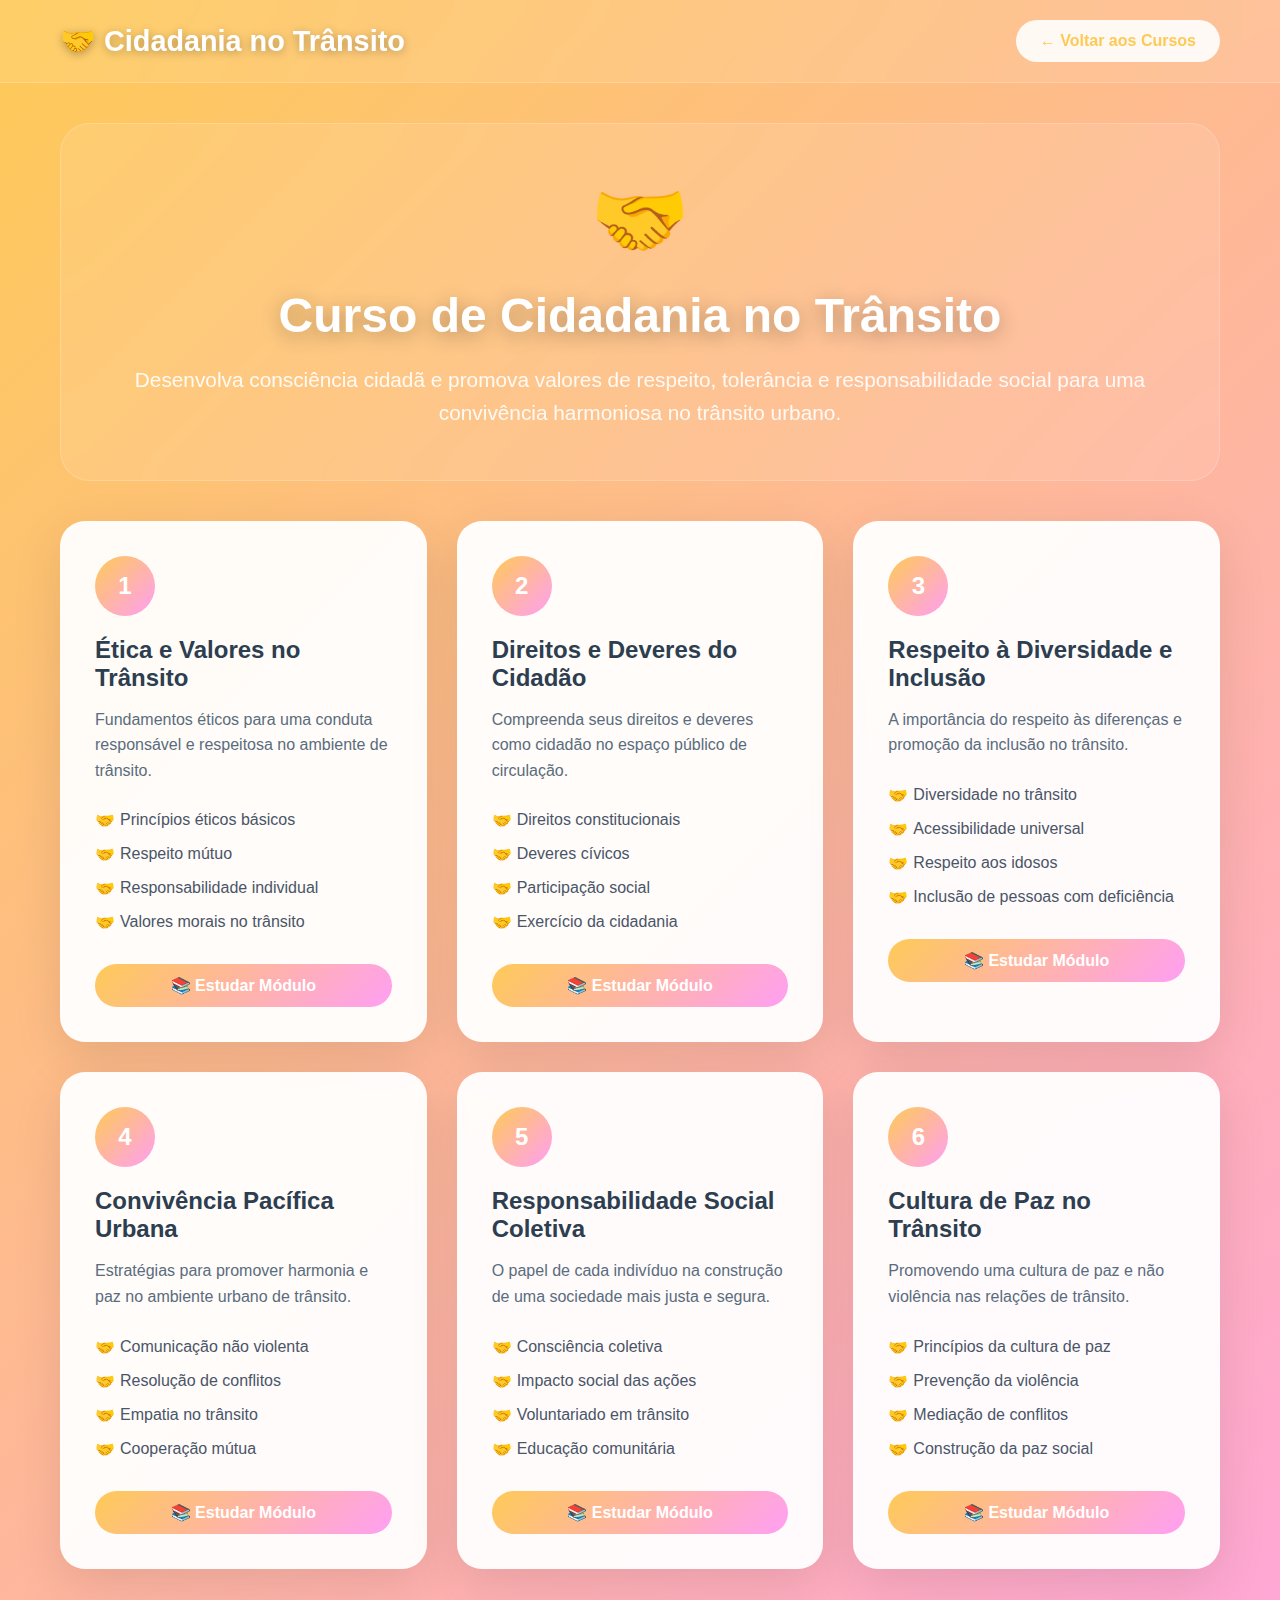
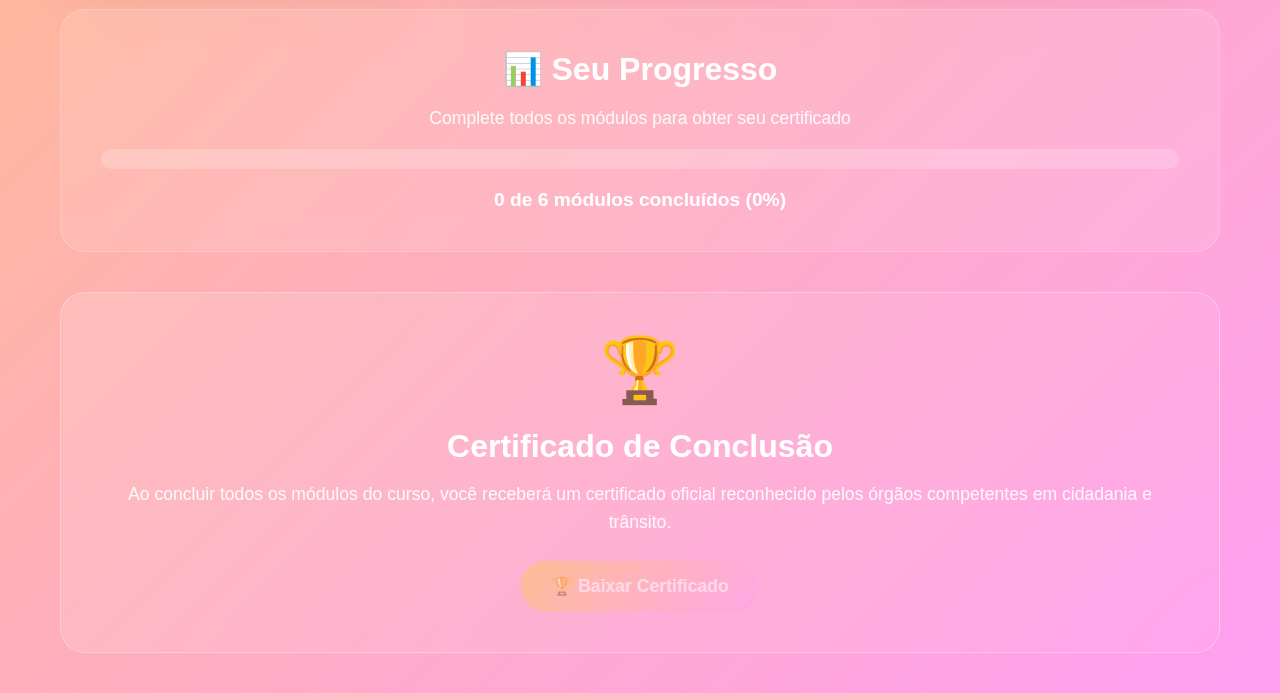
<file: curso-cidadania.html>
<!DOCTYPE html>
<html lang="pt-br">
<head>
    <meta charset="UTF-8">
    <meta name="viewport" content="width=device-width, initial-scale=1.0">
    <title>Curso: Cidadania no Trânsito - IntegraEdu</title>
    <style>
        * {
            margin: 0;
            padding: 0;
            box-sizing: border-box;
        }

        body {
            font-family: 'Inter', 'Segoe UI', sans-serif;
            background: linear-gradient(135deg, #feca57, #ff9ff3);
            min-height: 100vh;
            color: #333;
        }

        .header {
            background: rgba(255, 255, 255, 0.1);
            backdrop-filter: blur(20px);
            padding: 20px 0;
            position: sticky;
            top: 0;
            z-index: 1000;
            border-bottom: 1px solid rgba(255, 255, 255, 0.2);
        }

        .nav-container {
            max-width: 1200px;
            margin: 0 auto;
            display: flex;
            justify-content: space-between;
            align-items: center;
            padding: 0 20px;
        }

        .course-title {
            font-size: 1.8rem;
            font-weight: 800;
            color: white;
            text-shadow: 0 2px 10px rgba(0, 0, 0, 0.3);
        }

        .back-btn {
            background: rgba(255, 255, 255, 0.9);
            color: #feca57;
            text-decoration: none;
            padding: 12px 24px;
            border-radius: 50px;
            font-weight: 600;
            transition: all 0.3s ease;
        }

        .back-btn:hover {
            transform: translateY(-2px);
            background: white;
        }

        .container {
            max-width: 1200px;
            margin: 0 auto;
            padding: 40px 20px;
        }

        .course-hero {
            background: rgba(255, 255, 255, 0.1);
            backdrop-filter: blur(20px);
            border-radius: 30px;
            padding: 50px;
            text-align: center;
            margin-bottom: 40px;
            border: 1px solid rgba(255, 255, 255, 0.2);
        }

        .hero-icon {
            font-size: 5rem;
            margin-bottom: 20px;
            display: block;
        }

        .hero-title {
            font-size: 3rem;
            font-weight: 900;
            color: white;
            margin-bottom: 20px;
            text-shadow: 0 4px 20px rgba(0, 0, 0, 0.3);
        }

        .hero-subtitle {
            font-size: 1.3rem;
            color: rgba(255, 255, 255, 0.9);
            line-height: 1.6;
        }

        .modules-grid {
            display: grid;
            grid-template-columns: repeat(auto-fit, minmax(350px, 1fr));
            gap: 30px;
        }

        .module-card {
            background: rgba(255, 255, 255, 0.95);
            border-radius: 25px;
            padding: 35px;
            box-shadow: 0 15px 50px rgba(0, 0, 0, 0.1);
            transition: all 0.3s ease;
        }

        .module-card:hover {
            transform: translateY(-10px);
            box-shadow: 0 25px 70px rgba(0, 0, 0, 0.15);
        }

        .module-number {
            background: linear-gradient(135deg, #feca57, #ff9ff3);
            color: white;
            width: 60px;
            height: 60px;
            border-radius: 50%;
            display: flex;
            align-items: center;
            justify-content: center;
            font-size: 1.5rem;
            font-weight: 800;
            margin-bottom: 20px;
        }

        .module-title {
            font-size: 1.5rem;
            font-weight: 700;
            color: #2c3e50;
            margin-bottom: 15px;
        }

        .module-content {
            color: #5a6c7d;
            line-height: 1.6;
            margin-bottom: 20px;
        }

        .topics-list {
            list-style: none;
            margin-bottom: 25px;
        }

        .topics-list li {
            padding: 8px 0;
            padding-left: 25px;
            position: relative;
            color: #4a5568;
        }

        .topics-list li::before {
            content: "🤝";
            position: absolute;
            left: 0;
        }

        .study-btn {
            background: linear-gradient(135deg, #feca57, #ff9ff3);
            color: white;
            border: none;
            padding: 12px 25px;
            border-radius: 50px;
            font-weight: 600;
            cursor: pointer;
            transition: all 0.3s ease;
            text-decoration: none;
            display: inline-block;
            width: 100%;
            text-align: center;
        }

        .study-btn:hover {
            transform: translateY(-2px);
            box-shadow: 0 8px 25px rgba(254, 202, 87, 0.4);
        }

        .progress-section {
            background: rgba(255, 255, 255, 0.1);
            backdrop-filter: blur(20px);
            border-radius: 25px;
            padding: 40px;
            margin-top: 40px;
            text-align: center;
            border: 1px solid rgba(255, 255, 255, 0.2);
        }

        .progress-title {
            font-size: 2rem;
            font-weight: 800;
            color: white;
            margin-bottom: 20px;
        }

        .progress-bar {
            background: rgba(255, 255, 255, 0.2);
            height: 20px;
            border-radius: 10px;
            overflow: hidden;
            margin: 20px 0;
        }

        .progress-fill {
            background: linear-gradient(90deg, #26de81, #20bf6b);
            height: 100%;
            width: 0%;
            border-radius: 10px;
            transition: width 0.3s ease;
        }

        .certificate-section {
            background: linear-gradient(135deg, rgba(255, 255, 255, 0.15), rgba(255, 255, 255, 0.05));
            backdrop-filter: blur(25px);
            border-radius: 25px;
            padding: 40px;
            margin-top: 40px;
            text-align: center;
            border: 1px solid rgba(255, 255, 255, 0.3);
        }

        .certificate-icon {
            font-size: 4rem;
            margin-bottom: 20px;
            display: block;
        }

        .certificate-title {
            font-size: 2rem;
            font-weight: 800;
            color: white;
            margin-bottom: 15px;
        }

        .certificate-description {
            color: rgba(255, 255, 255, 0.9);
            font-size: 1.1rem;
            line-height: 1.6;
            margin-bottom: 25px;
        }

        .certificate-btn {
            background: linear-gradient(135deg, #feca57, #ff9ff3);
            color: white;
            border: none;
            padding: 15px 30px;
            border-radius: 50px;
            font-size: 1.1rem;
            font-weight: 700;
            cursor: pointer;
            transition: all 0.3s ease;
            text-decoration: none;
            display: inline-block;
        }

        .certificate-btn:hover {
            transform: translateY(-3px);
            box-shadow: 0 10px 30px rgba(254, 202, 87, 0.4);
        }

        @media (max-width: 768px) {
            .modules-grid {
                grid-template-columns: 1fr;
            }
            
            .course-hero {
                padding: 30px 20px;
            }
            
            .hero-title {
                font-size: 2rem;
            }
        }
    </style>
</head>
<body>
    <header class="header">
        <div class="nav-container">
            <div class="course-title">🤝 Cidadania no Trânsito</div>
            <a href="inde3.html" class="back-btn">← Voltar aos Cursos</a>
        </div>
    </header>

    <div class="container">
        <div class="course-hero">
            <div class="hero-icon">🤝</div>
            <h1 class="hero-title">Curso de Cidadania no Trânsito</h1>
            <p class="hero-subtitle">
                Desenvolva consciência cidadã e promova valores de respeito, tolerância e responsabilidade social 
                para uma convivência harmoniosa no trânsito urbano.
            </p>
        </div>

        <div class="modules-grid">
            <!-- Módulo 1 -->
            <div class="module-card">
                <div class="module-number">1</div>
                <h3 class="module-title">Ética e Valores no Trânsito</h3>
                <p class="module-content">
                    Fundamentos éticos para uma conduta responsável e respeitosa no ambiente de trânsito.
                </p>
                <ul class="topics-list">
                    <li>Princípios éticos básicos</li>
                    <li>Respeito mútuo</li>
                    <li>Responsabilidade individual</li>
                    <li>Valores morais no trânsito</li>
                </ul>
                <a href="#" class="study-btn">📚 Estudar Módulo</a>
            </div>

            <!-- Módulo 2 -->
            <div class="module-card">
                <div class="module-number">2</div>
                <h3 class="module-title">Direitos e Deveres do Cidadão</h3>
                <p class="module-content">
                    Compreenda seus direitos e deveres como cidadão no espaço público de circulação.
                </p>
                <ul class="topics-list">
                    <li>Direitos constitucionais</li>
                    <li>Deveres cívicos</li>
                    <li>Participação social</li>
                    <li>Exercício da cidadania</li>
                </ul>
                <a href="#" class="study-btn">📚 Estudar Módulo</a>
            </div>

            <!-- Módulo 3 -->
            <div class="module-card">
                <div class="module-number">3</div>
                <h3 class="module-title">Respeito à Diversidade e Inclusão</h3>
                <p class="module-content">
                    A importância do respeito às diferenças e promoção da inclusão no trânsito.
                </p>
                <ul class="topics-list">
                    <li>Diversidade no trânsito</li>
                    <li>Acessibilidade universal</li>
                    <li>Respeito aos idosos</li>
                    <li>Inclusão de pessoas com deficiência</li>
                </ul>
                <a href="#" class="study-btn">📚 Estudar Módulo</a>
            </div>

            <!-- Módulo 4 -->
            <div class="module-card">
                <div class="module-number">4</div>
                <h3 class="module-title">Convivência Pacífica Urbana</h3>
                <p class="module-content">
                    Estratégias para promover harmonia e paz no ambiente urbano de trânsito.
                </p>
                <ul class="topics-list">
                    <li>Comunicação não violenta</li>
                    <li>Resolução de conflitos</li>
                    <li>Empatia no trânsito</li>
                    <li>Cooperação mútua</li>
                </ul>
                <a href="#" class="study-btn">📚 Estudar Módulo</a>
            </div>

            <!-- Módulo 5 -->
            <div class="module-card">
                <div class="module-number">5</div>
                <h3 class="module-title">Responsabilidade Social Coletiva</h3>
                <p class="module-content">
                    O papel de cada indivíduo na construção de uma sociedade mais justa e segura.
                </p>
                <ul class="topics-list">
                    <li>Consciência coletiva</li>
                    <li>Impacto social das ações</li>
                    <li>Voluntariado em trânsito</li>
                    <li>Educação comunitária</li>
                </ul>
                <a href="#" class="study-btn">📚 Estudar Módulo</a>
            </div>

            <!-- Módulo 6 -->
            <div class="module-card">
                <div class="module-number">6</div>
                <h3 class="module-title">Cultura de Paz no Trânsito</h3>
                <p class="module-content">
                    Promovendo uma cultura de paz e não violência nas relações de trânsito.
                </p>
                <ul class="topics-list">
                    <li>Princípios da cultura de paz</li>
                    <li>Prevenção da violência</li>
                    <li>Mediação de conflitos</li>
                    <li>Construção da paz social</li>
                </ul>
                <a href="#" class="study-btn">📚 Estudar Módulo</a>
            </div>
        </div>

        <!-- Seção de Progresso -->
        <div class="progress-section">
            <h2 class="progress-title">📊 Seu Progresso</h2>
            <p style="color: rgba(255,255,255,0.9); font-size: 1.1rem;">Complete todos os módulos para obter seu certificado</p>
            <div class="progress-bar">
                <div class="progress-fill" id="progressFill"></div>
            </div>
            <p style="color: white; font-weight: 600; font-size: 1.2rem;">
                <span id="progressText">0 de 6 módulos concluídos (0%)</span>
            </p>
        </div>

        <!-- Seção de Certificado -->
        <div class="certificate-section">
            <div class="certificate-icon">🏆</div>
            <h2 class="certificate-title">Certificado de Conclusão</h2>
            <p class="certificate-description">
                Ao concluir todos os módulos do curso, você receberá um certificado 
                oficial reconhecido pelos órgãos competentes em cidadania e trânsito.
            </p>
            <a href="#" class="certificate-btn" id="certificateBtn" style="opacity: 0.5; pointer-events: none;">
                🏆 Baixar Certificado
            </a>
        </div>
    </div>

    <script>
        let completedModules = 0;
        const totalModules = 6;
        
        // Simular progresso ao clicar em estudar
        document.querySelectorAll('.study-btn').forEach((btn, index) => {
            btn.addEventListener('click', function(e) {
                e.preventDefault();
                
                // Marcar como concluído
                if (!this.classList.contains('completed')) {
                    this.classList.add('completed');
                    this.textContent = '✅ Módulo Concluído';
                    this.style.background = 'linear-gradient(135deg, #26de81, #20bf6b)';
                    
                    completedModules++;
                    updateProgress();
                }
            });
        });
        
        function updateProgress() {
            const percentage = (completedModules / totalModules) * 100;
            document.getElementById('progressFill').style.width = percentage + '%';
            document.getElementById('progressText').textContent = 
                `${completedModules} de ${totalModules} módulos concluídos (${Math.round(percentage)}%)`;
            
            // Habilitar certificado quando concluir tudo
            if (completedModules === totalModules) {
                const certBtn = document.getElementById('certificateBtn');
                certBtn.style.opacity = '1';
                certBtn.style.pointerEvents = 'auto';
                certBtn.onclick = function() {
                    alert('🎉 Parabéns! Seu certificado está sendo gerado. Você receberá por email em alguns minutos.');
                };
            }
        }
    </script>
</body>
</html>
</file>
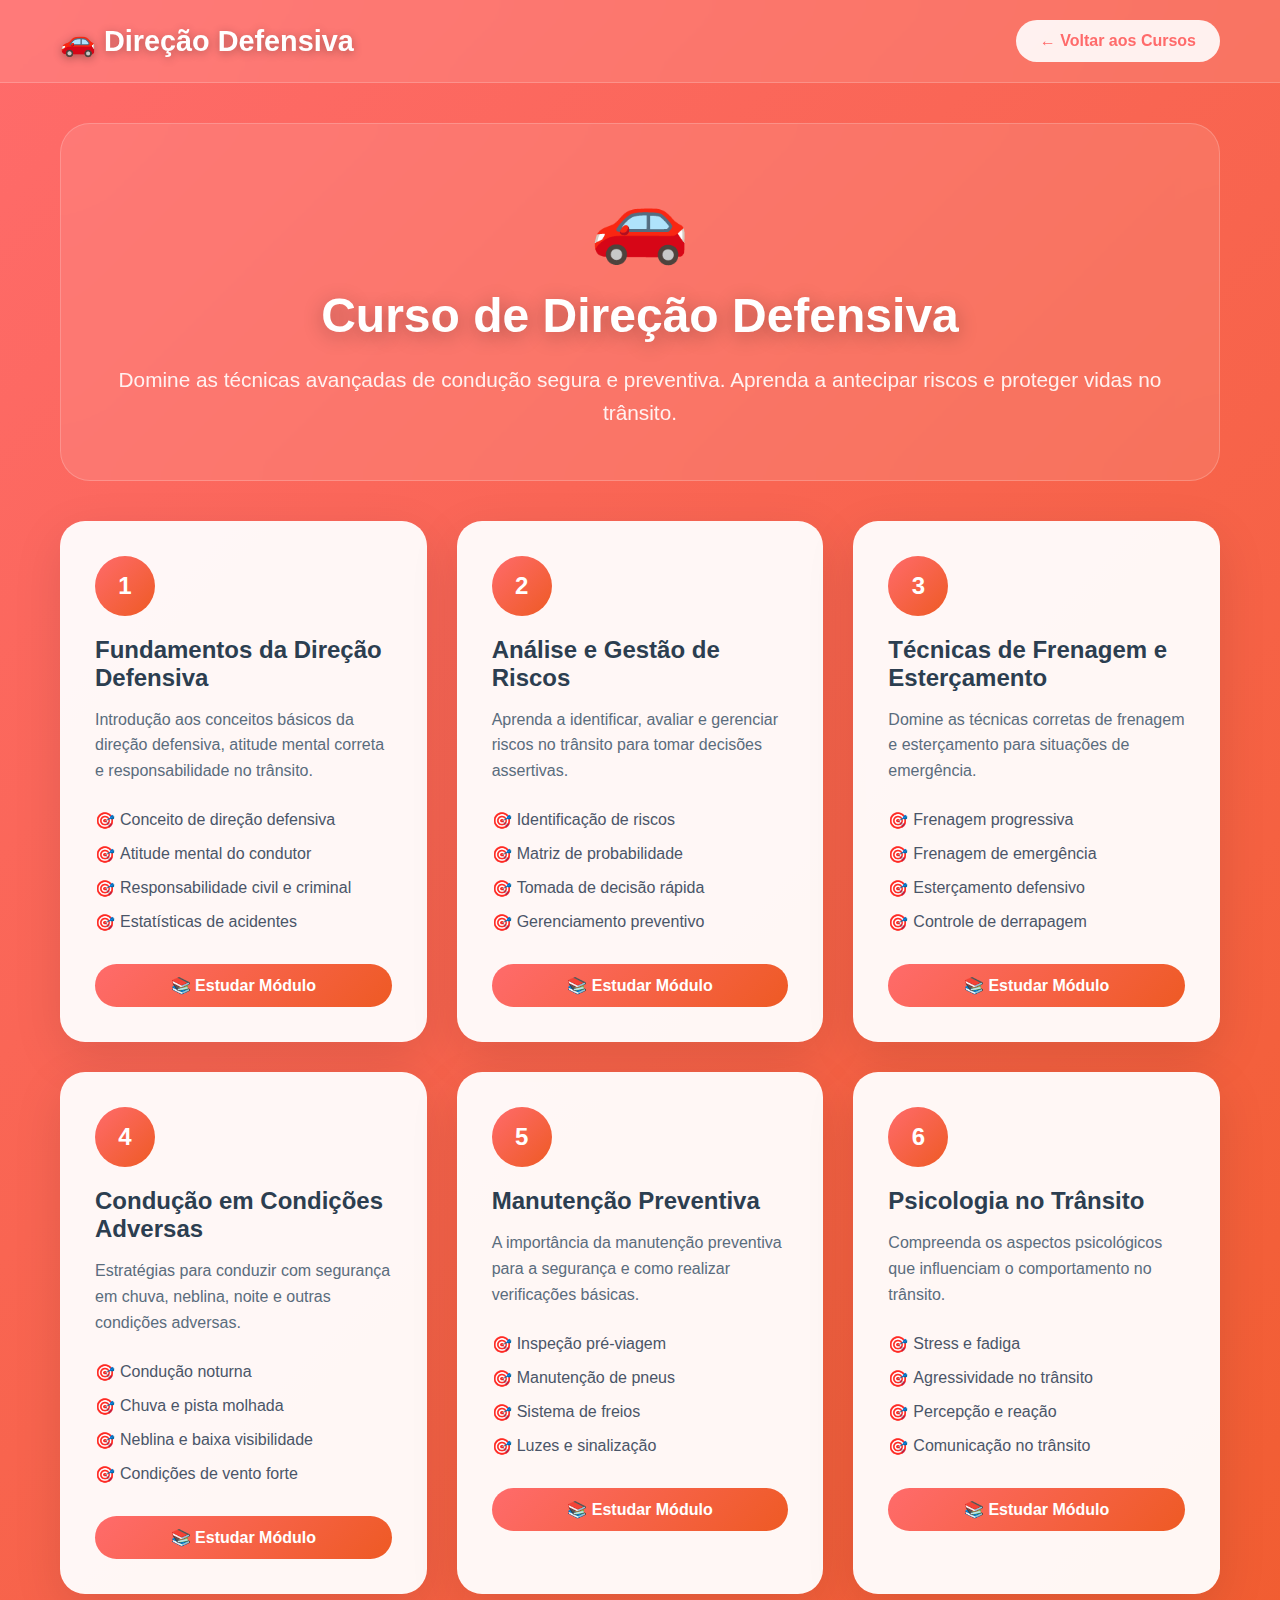
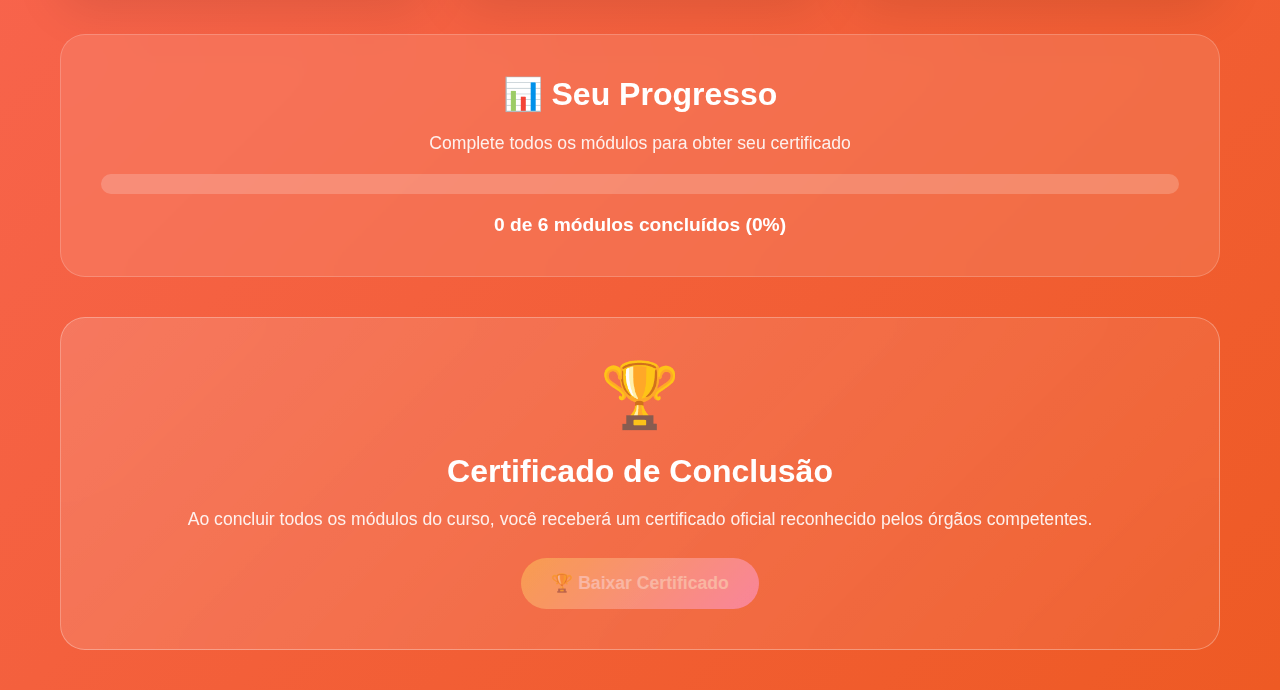
<file: curso-direcao-defensiva.html>
<!DOCTYPE html>
<html lang="pt-br">
<head>
    <meta charset="UTF-8">
    <meta name="viewport" content="width=device-width, initial-scale=1.0">
    <title>Curso: Direção Defensiva - IntegraEdu</title>
    <style>
        * {
            margin: 0;
            padding: 0;
            box-sizing: border-box;
        }

        body {
            font-family: 'Inter', 'Segoe UI', sans-serif;
            background: linear-gradient(135deg, #ff6b6b, #ee5a24);
            min-height: 100vh;
            color: #333;
        }

        .header {
            background: rgba(255, 255, 255, 0.1);
            backdrop-filter: blur(20px);
            padding: 20px 0;
            position: sticky;
            top: 0;
            z-index: 1000;
            border-bottom: 1px solid rgba(255, 255, 255, 0.2);
        }

        .nav-container {
            max-width: 1200px;
            margin: 0 auto;
            display: flex;
            justify-content: space-between;
            align-items: center;
            padding: 0 20px;
        }

        .course-title {
            font-size: 1.8rem;
            font-weight: 800;
            color: white;
            text-shadow: 0 2px 10px rgba(0, 0, 0, 0.3);
        }

        .back-btn {
            background: rgba(255, 255, 255, 0.9);
            color: #ff6b6b;
            text-decoration: none;
            padding: 12px 24px;
            border-radius: 50px;
            font-weight: 600;
            transition: all 0.3s ease;
        }

        .back-btn:hover {
            transform: translateY(-2px);
            background: white;
        }

        .container {
            max-width: 1200px;
            margin: 0 auto;
            padding: 40px 20px;
        }

        .course-hero {
            background: rgba(255, 255, 255, 0.1);
            backdrop-filter: blur(20px);
            border-radius: 30px;
            padding: 50px;
            text-align: center;
            margin-bottom: 40px;
            border: 1px solid rgba(255, 255, 255, 0.2);
        }

        .hero-icon {
            font-size: 5rem;
            margin-bottom: 20px;
            display: block;
        }

        .hero-title {
            font-size: 3rem;
            font-weight: 900;
            color: white;
            margin-bottom: 20px;
            text-shadow: 0 4px 20px rgba(0, 0, 0, 0.3);
        }

        .hero-subtitle {
            font-size: 1.3rem;
            color: rgba(255, 255, 255, 0.9);
            line-height: 1.6;
        }

        .modules-grid {
            display: grid;
            grid-template-columns: repeat(auto-fit, minmax(350px, 1fr));
            gap: 30px;
        }

        .module-card {
            background: rgba(255, 255, 255, 0.95);
            border-radius: 25px;
            padding: 35px;
            box-shadow: 0 15px 50px rgba(0, 0, 0, 0.1);
            transition: all 0.3s ease;
        }

        .module-card:hover {
            transform: translateY(-10px);
            box-shadow: 0 25px 70px rgba(0, 0, 0, 0.15);
        }

        .module-number {
            background: linear-gradient(135deg, #ff6b6b, #ee5a24);
            color: white;
            width: 60px;
            height: 60px;
            border-radius: 50%;
            display: flex;
            align-items: center;
            justify-content: center;
            font-size: 1.5rem;
            font-weight: 800;
            margin-bottom: 20px;
        }

        .module-title {
            font-size: 1.5rem;
            font-weight: 700;
            color: #2c3e50;
            margin-bottom: 15px;
        }

        .module-content {
            color: #5a6c7d;
            line-height: 1.6;
            margin-bottom: 20px;
        }

        .topics-list {
            list-style: none;
            margin-bottom: 25px;
        }

        .topics-list li {
            padding: 8px 0;
            padding-left: 25px;
            position: relative;
            color: #4a5568;
        }

        .topics-list li::before {
            content: "🎯";
            position: absolute;
            left: 0;
        }

        .study-btn {
            background: linear-gradient(135deg, #ff6b6b, #ee5a24);
            color: white;
            border: none;
            padding: 12px 25px;
            border-radius: 50px;
            font-weight: 600;
            cursor: pointer;
            transition: all 0.3s ease;
            text-decoration: none;
            display: inline-block;
            width: 100%;
            text-align: center;
        }

        .study-btn:hover {
            transform: translateY(-2px);
            box-shadow: 0 8px 25px rgba(255, 107, 107, 0.4);
        }

        .progress-section {
            background: rgba(255, 255, 255, 0.1);
            backdrop-filter: blur(20px);
            border-radius: 25px;
            padding: 40px;
            margin-top: 40px;
            text-align: center;
            border: 1px solid rgba(255, 255, 255, 0.2);
        }

        .progress-title {
            font-size: 2rem;
            font-weight: 800;
            color: white;
            margin-bottom: 20px;
        }

        .progress-bar {
            background: rgba(255, 255, 255, 0.2);
            height: 20px;
            border-radius: 10px;
            overflow: hidden;
            margin: 20px 0;
        }

        .progress-fill {
            background: linear-gradient(90deg, #26de81, #20bf6b);
            height: 100%;
            width: 0%;
            border-radius: 10px;
            transition: width 0.3s ease;
        }

        .certificate-section {
            background: linear-gradient(135deg, rgba(255, 255, 255, 0.15), rgba(255, 255, 255, 0.05));
            backdrop-filter: blur(25px);
            border-radius: 25px;
            padding: 40px;
            margin-top: 40px;
            text-align: center;
            border: 1px solid rgba(255, 255, 255, 0.3);
        }

        .certificate-icon {
            font-size: 4rem;
            margin-bottom: 20px;
            display: block;
        }

        .certificate-title {
            font-size: 2rem;
            font-weight: 800;
            color: white;
            margin-bottom: 15px;
        }

        .certificate-description {
            color: rgba(255, 255, 255, 0.9);
            font-size: 1.1rem;
            line-height: 1.6;
            margin-bottom: 25px;
        }

        .certificate-btn {
            background: linear-gradient(135deg, #feca57, #ff9ff3);
            color: white;
            border: none;
            padding: 15px 30px;
            border-radius: 50px;
            font-size: 1.1rem;
            font-weight: 700;
            cursor: pointer;
            transition: all 0.3s ease;
            text-decoration: none;
            display: inline-block;
        }

        .certificate-btn:hover {
            transform: translateY(-3px);
            box-shadow: 0 10px 30px rgba(254, 202, 87, 0.4);
        }

        @media (max-width: 768px) {
            .modules-grid {
                grid-template-columns: 1fr;
            }
            
            .course-hero {
                padding: 30px 20px;
            }
            
            .hero-title {
                font-size: 2rem;
            }
        }
    </style>
</head>
<body>
    <header class="header">
        <div class="nav-container">
            <div class="course-title">🚗 Direção Defensiva</div>
            <a href="inde3.html" class="back-btn">← Voltar aos Cursos</a>
        </div>
    </header>

    <div class="container">
        <div class="course-hero">
            <div class="hero-icon">🚗</div>
            <h1 class="hero-title">Curso de Direção Defensiva</h1>
            <p class="hero-subtitle">
                Domine as técnicas avançadas de condução segura e preventiva. 
                Aprenda a antecipar riscos e proteger vidas no trânsito.
            </p>
        </div>

        <div class="modules-grid">
            <!-- Módulo 1 -->
            <div class="module-card">
                <div class="module-number">1</div>
                <h3 class="module-title">Fundamentos da Direção Defensiva</h3>
                <p class="module-content">
                    Introdução aos conceitos básicos da direção defensiva, atitude mental correta e responsabilidade no trânsito.
                </p>
                <ul class="topics-list">
                    <li>Conceito de direção defensiva</li>
                    <li>Atitude mental do condutor</li>
                    <li>Responsabilidade civil e criminal</li>
                    <li>Estatísticas de acidentes</li>
                </ul>
                <a href="#" class="study-btn">📚 Estudar Módulo</a>
            </div>

            <!-- Módulo 2 -->
            <div class="module-card">
                <div class="module-number">2</div>
                <h3 class="module-title">Análise e Gestão de Riscos</h3>
                <p class="module-content">
                    Aprenda a identificar, avaliar e gerenciar riscos no trânsito para tomar decisões assertivas.
                </p>
                <ul class="topics-list">
                    <li>Identificação de riscos</li>
                    <li>Matriz de probabilidade</li>
                    <li>Tomada de decisão rápida</li>
                    <li>Gerenciamento preventivo</li>
                </ul>
                <a href="#" class="study-btn">📚 Estudar Módulo</a>
            </div>

            <!-- Módulo 3 -->
            <div class="module-card">
                <div class="module-number">3</div>
                <h3 class="module-title">Técnicas de Frenagem e Esterçamento</h3>
                <p class="module-content">
                    Domine as técnicas corretas de frenagem e esterçamento para situações de emergência.
                </p>
                <ul class="topics-list">
                    <li>Frenagem progressiva</li>
                    <li>Frenagem de emergência</li>
                    <li>Esterçamento defensivo</li>
                    <li>Controle de derrapagem</li>
                </ul>
                <a href="#" class="study-btn">📚 Estudar Módulo</a>
            </div>

            <!-- Módulo 4 -->
            <div class="module-card">
                <div class="module-number">4</div>
                <h3 class="module-title">Condução em Condições Adversas</h3>
                <p class="module-content">
                    Estratégias para conduzir com segurança em chuva, neblina, noite e outras condições adversas.
                </p>
                <ul class="topics-list">
                    <li>Condução noturna</li>
                    <li>Chuva e pista molhada</li>
                    <li>Neblina e baixa visibilidade</li>
                    <li>Condições de vento forte</li>
                </ul>
                <a href="#" class="study-btn">📚 Estudar Módulo</a>
            </div>

            <!-- Módulo 5 -->
            <div class="module-card">
                <div class="module-number">5</div>
                <h3 class="module-title">Manutenção Preventiva</h3>
                <p class="module-content">
                    A importância da manutenção preventiva para a segurança e como realizar verificações básicas.
                </p>
                <ul class="topics-list">
                    <li>Inspeção pré-viagem</li>
                    <li>Manutenção de pneus</li>
                    <li>Sistema de freios</li>
                    <li>Luzes e sinalização</li>
                </ul>
                <a href="#" class="study-btn">📚 Estudar Módulo</a>
            </div>

            <!-- Módulo 6 -->
            <div class="module-card">
                <div class="module-number">6</div>
                <h3 class="module-title">Psicologia no Trânsito</h3>
                <p class="module-content">
                    Compreenda os aspectos psicológicos que influenciam o comportamento no trânsito.
                </p>
                <ul class="topics-list">
                    <li>Stress e fadiga</li>
                    <li>Agressividade no trânsito</li>
                    <li>Percepção e reação</li>
                    <li>Comunicação no trânsito</li>
                </ul>
                <a href="#" class="study-btn">📚 Estudar Módulo</a>
            </div>
        </div>

        <!-- Seção de Progresso -->
        <div class="progress-section">
            <h2 class="progress-title">📊 Seu Progresso</h2>
            <p style="color: rgba(255,255,255,0.9); font-size: 1.1rem;">Complete todos os módulos para obter seu certificado</p>
            <div class="progress-bar">
                <div class="progress-fill" id="progressFill"></div>
            </div>
            <p style="color: white; font-weight: 600; font-size: 1.2rem;">
                <span id="progressText">0 de 6 módulos concluídos (0%)</span>
            </p>
        </div>

        <!-- Seção de Certificado -->
        <div class="certificate-section">
            <div class="certificate-icon">🏆</div>
            <h2 class="certificate-title">Certificado de Conclusão</h2>
            <p class="certificate-description">
                Ao concluir todos os módulos do curso, você receberá um certificado 
                oficial reconhecido pelos órgãos competentes.
            </p>
            <a href="#" class="certificate-btn" id="certificateBtn" style="opacity: 0.5; pointer-events: none;">
                🏆 Baixar Certificado
            </a>
        </div>
    </div>

    <script>
        let completedModules = 0;
        const totalModules = 6;
        
        // Simular progresso ao clicar em estudar
        document.querySelectorAll('.study-btn').forEach((btn, index) => {
            btn.addEventListener('click', function(e) {
                e.preventDefault();
                
                // Marcar como concluído
                if (!this.classList.contains('completed')) {
                    this.classList.add('completed');
                    this.textContent = '✅ Módulo Concluído';
                    this.style.background = 'linear-gradient(135deg, #26de81, #20bf6b)';
                    
                    completedModules++;
                    updateProgress();
                }
            });
        });
        
        function updateProgress() {
            const percentage = (completedModules / totalModules) * 100;
            document.getElementById('progressFill').style.width = percentage + '%';
            document.getElementById('progressText').textContent = 
                `${completedModules} de ${totalModules} módulos concluídos (${Math.round(percentage)}%)`;
            
            // Habilitar certificado quando concluir tudo
            if (completedModules === totalModules) {
                const certBtn = document.getElementById('certificateBtn');
                certBtn.style.opacity = '1';
                certBtn.style.pointerEvents = 'auto';
                certBtn.onclick = function() {
                    alert('🎉 Parabéns! Seu certificado está sendo gerado. Você receberá por email em alguns minutos.');
                };
            }
        }
    </script>
</body>
</html>
</file>
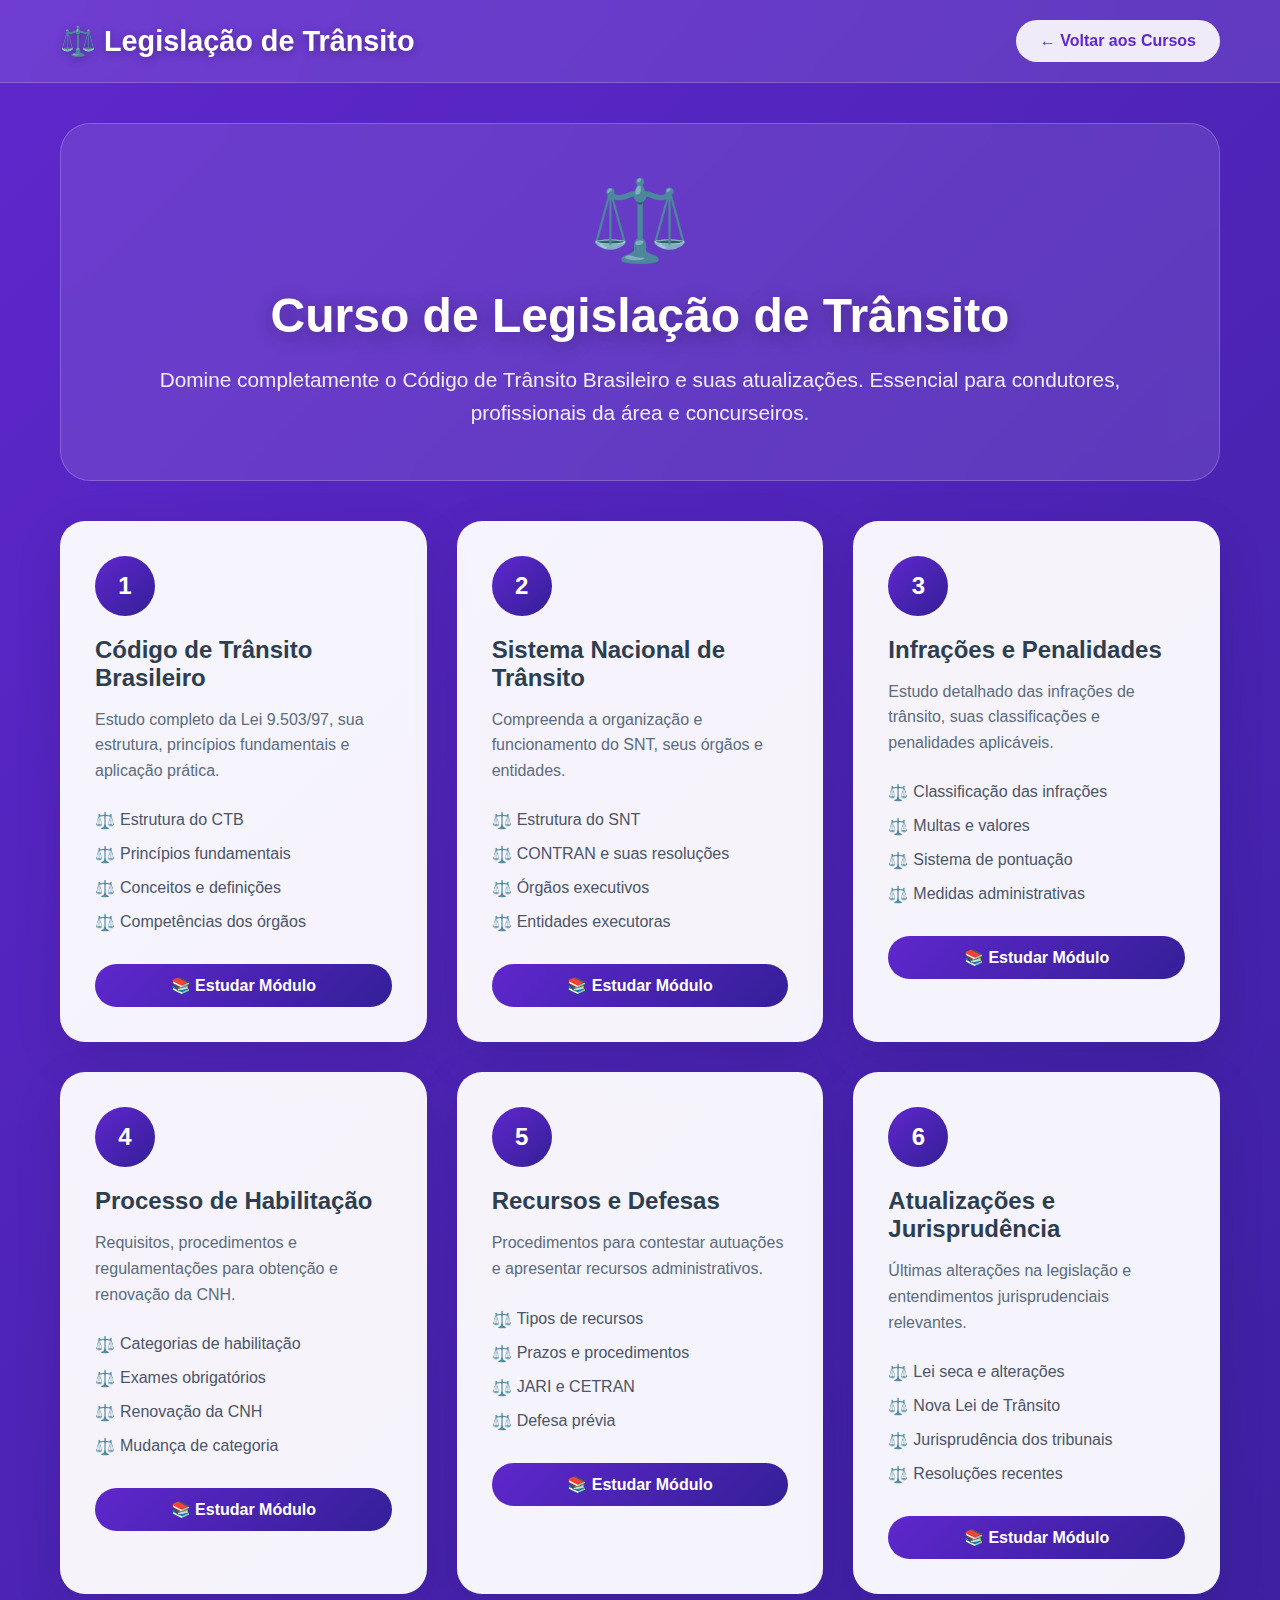
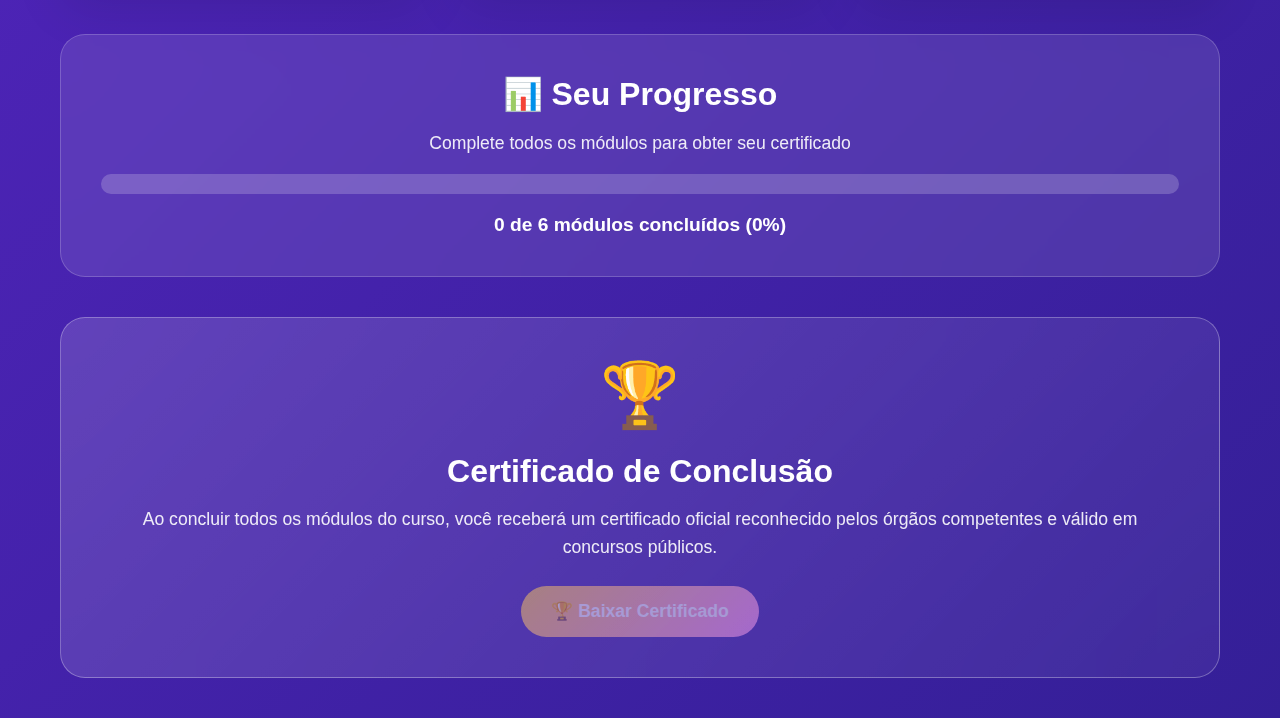
<file: curso-legislacao.html>
<!DOCTYPE html>
<html lang="pt-br">
<head>
    <meta charset="UTF-8">
    <meta name="viewport" content="width=device-width, initial-scale=1.0">
    <title>Curso: Legislação de Trânsito - IntegraEdu</title>
    <style>
        * {
            margin: 0;
            padding: 0;
            box-sizing: border-box;
        }

        body {
            font-family: 'Inter', 'Segoe UI', sans-serif;
            background: linear-gradient(135deg, #5f27cd, #341f97);
            min-height: 100vh;
            color: #333;
        }

        .header {
            background: rgba(255, 255, 255, 0.1);
            backdrop-filter: blur(20px);
            padding: 20px 0;
            position: sticky;
            top: 0;
            z-index: 1000;
            border-bottom: 1px solid rgba(255, 255, 255, 0.2);
        }

        .nav-container {
            max-width: 1200px;
            margin: 0 auto;
            display: flex;
            justify-content: space-between;
            align-items: center;
            padding: 0 20px;
        }

        .course-title {
            font-size: 1.8rem;
            font-weight: 800;
            color: white;
            text-shadow: 0 2px 10px rgba(0, 0, 0, 0.3);
        }

        .back-btn {
            background: rgba(255, 255, 255, 0.9);
            color: #5f27cd;
            text-decoration: none;
            padding: 12px 24px;
            border-radius: 50px;
            font-weight: 600;
            transition: all 0.3s ease;
        }

        .back-btn:hover {
            transform: translateY(-2px);
            background: white;
        }

        .container {
            max-width: 1200px;
            margin: 0 auto;
            padding: 40px 20px;
        }

        .course-hero {
            background: rgba(255, 255, 255, 0.1);
            backdrop-filter: blur(20px);
            border-radius: 30px;
            padding: 50px;
            text-align: center;
            margin-bottom: 40px;
            border: 1px solid rgba(255, 255, 255, 0.2);
        }

        .hero-icon {
            font-size: 5rem;
            margin-bottom: 20px;
            display: block;
        }

        .hero-title {
            font-size: 3rem;
            font-weight: 900;
            color: white;
            margin-bottom: 20px;
            text-shadow: 0 4px 20px rgba(0, 0, 0, 0.3);
        }

        .hero-subtitle {
            font-size: 1.3rem;
            color: rgba(255, 255, 255, 0.9);
            line-height: 1.6;
        }

        .modules-grid {
            display: grid;
            grid-template-columns: repeat(auto-fit, minmax(350px, 1fr));
            gap: 30px;
        }

        .module-card {
            background: rgba(255, 255, 255, 0.95);
            border-radius: 25px;
            padding: 35px;
            box-shadow: 0 15px 50px rgba(0, 0, 0, 0.1);
            transition: all 0.3s ease;
        }

        .module-card:hover {
            transform: translateY(-10px);
            box-shadow: 0 25px 70px rgba(0, 0, 0, 0.15);
        }

        .module-number {
            background: linear-gradient(135deg, #5f27cd, #341f97);
            color: white;
            width: 60px;
            height: 60px;
            border-radius: 50%;
            display: flex;
            align-items: center;
            justify-content: center;
            font-size: 1.5rem;
            font-weight: 800;
            margin-bottom: 20px;
        }

        .module-title {
            font-size: 1.5rem;
            font-weight: 700;
            color: #2c3e50;
            margin-bottom: 15px;
        }

        .module-content {
            color: #5a6c7d;
            line-height: 1.6;
            margin-bottom: 20px;
        }

        .topics-list {
            list-style: none;
            margin-bottom: 25px;
        }

        .topics-list li {
            padding: 8px 0;
            padding-left: 25px;
            position: relative;
            color: #4a5568;
        }

        .topics-list li::before {
            content: "⚖️";
            position: absolute;
            left: 0;
        }

        .study-btn {
            background: linear-gradient(135deg, #5f27cd, #341f97);
            color: white;
            border: none;
            padding: 12px 25px;
            border-radius: 50px;
            font-weight: 600;
            cursor: pointer;
            transition: all 0.3s ease;
            text-decoration: none;
            display: inline-block;
            width: 100%;
            text-align: center;
        }

        .study-btn:hover {
            transform: translateY(-2px);
            box-shadow: 0 8px 25px rgba(95, 39, 205, 0.4);
        }

        .progress-section {
            background: rgba(255, 255, 255, 0.1);
            backdrop-filter: blur(20px);
            border-radius: 25px;
            padding: 40px;
            margin-top: 40px;
            text-align: center;
            border: 1px solid rgba(255, 255, 255, 0.2);
        }

        .progress-title {
            font-size: 2rem;
            font-weight: 800;
            color: white;
            margin-bottom: 20px;
        }

        .progress-bar {
            background: rgba(255, 255, 255, 0.2);
            height: 20px;
            border-radius: 10px;
            overflow: hidden;
            margin: 20px 0;
        }

        .progress-fill {
            background: linear-gradient(90deg, #26de81, #20bf6b);
            height: 100%;
            width: 0%;
            border-radius: 10px;
            transition: width 0.3s ease;
        }

        .certificate-section {
            background: linear-gradient(135deg, rgba(255, 255, 255, 0.15), rgba(255, 255, 255, 0.05));
            backdrop-filter: blur(25px);
            border-radius: 25px;
            padding: 40px;
            margin-top: 40px;
            text-align: center;
            border: 1px solid rgba(255, 255, 255, 0.3);
        }

        .certificate-icon {
            font-size: 4rem;
            margin-bottom: 20px;
            display: block;
        }

        .certificate-title {
            font-size: 2rem;
            font-weight: 800;
            color: white;
            margin-bottom: 15px;
        }

        .certificate-description {
            color: rgba(255, 255, 255, 0.9);
            font-size: 1.1rem;
            line-height: 1.6;
            margin-bottom: 25px;
        }

        .certificate-btn {
            background: linear-gradient(135deg, #feca57, #ff9ff3);
            color: white;
            border: none;
            padding: 15px 30px;
            border-radius: 50px;
            font-size: 1.1rem;
            font-weight: 700;
            cursor: pointer;
            transition: all 0.3s ease;
            text-decoration: none;
            display: inline-block;
        }

        .certificate-btn:hover {
            transform: translateY(-3px);
            box-shadow: 0 10px 30px rgba(254, 202, 87, 0.4);
        }

        @media (max-width: 768px) {
            .modules-grid {
                grid-template-columns: 1fr;
            }
            
            .course-hero {
                padding: 30px 20px;
            }
            
            .hero-title {
                font-size: 2rem;
            }
        }
    </style>
</head>
<body>
    <header class="header">
        <div class="nav-container">
            <div class="course-title">⚖️ Legislação de Trânsito</div>
            <a href="inde3.html" class="back-btn">← Voltar aos Cursos</a>
        </div>
    </header>

    <div class="container">
        <div class="course-hero">
            <div class="hero-icon">⚖️</div>
            <h1 class="hero-title">Curso de Legislação de Trânsito</h1>
            <p class="hero-subtitle">
                Domine completamente o Código de Trânsito Brasileiro e suas atualizações. 
                Essencial para condutores, profissionais da área e concurseiros.
            </p>
        </div>

        <div class="modules-grid">
            <!-- Módulo 1 -->
            <div class="module-card">
                <div class="module-number">1</div>
                <h3 class="module-title">Código de Trânsito Brasileiro</h3>
                <p class="module-content">
                    Estudo completo da Lei 9.503/97, sua estrutura, princípios fundamentais e aplicação prática.
                </p>
                <ul class="topics-list">
                    <li>Estrutura do CTB</li>
                    <li>Princípios fundamentais</li>
                    <li>Conceitos e definições</li>
                    <li>Competências dos órgãos</li>
                </ul>
                <a href="#" class="study-btn">📚 Estudar Módulo</a>
            </div>

            <!-- Módulo 2 -->
            <div class="module-card">
                <div class="module-number">2</div>
                <h3 class="module-title">Sistema Nacional de Trânsito</h3>
                <p class="module-content">
                    Compreenda a organização e funcionamento do SNT, seus órgãos e entidades.
                </p>
                <ul class="topics-list">
                    <li>Estrutura do SNT</li>
                    <li>CONTRAN e suas resoluções</li>
                    <li>Órgãos executivos</li>
                    <li>Entidades executoras</li>
                </ul>
                <a href="#" class="study-btn">📚 Estudar Módulo</a>
            </div>

            <!-- Módulo 3 -->
            <div class="module-card">
                <div class="module-number">3</div>
                <h3 class="module-title">Infrações e Penalidades</h3>
                <p class="module-content">
                    Estudo detalhado das infrações de trânsito, suas classificações e penalidades aplicáveis.
                </p>
                <ul class="topics-list">
                    <li>Classificação das infrações</li>
                    <li>Multas e valores</li>
                    <li>Sistema de pontuação</li>
                    <li>Medidas administrativas</li>
                </ul>
                <a href="#" class="study-btn">📚 Estudar Módulo</a>
            </div>

            <!-- Módulo 4 -->
            <div class="module-card">
                <div class="module-number">4</div>
                <h3 class="module-title">Processo de Habilitação</h3>
                <p class="module-content">
                    Requisitos, procedimentos e regulamentações para obtenção e renovação da CNH.
                </p>
                <ul class="topics-list">
                    <li>Categorias de habilitação</li>
                    <li>Exames obrigatórios</li>
                    <li>Renovação da CNH</li>
                    <li>Mudança de categoria</li>
                </ul>
                <a href="#" class="study-btn">📚 Estudar Módulo</a>
            </div>

            <!-- Módulo 5 -->
            <div class="module-card">
                <div class="module-number">5</div>
                <h3 class="module-title">Recursos e Defesas</h3>
                <p class="module-content">
                    Procedimentos para contestar autuações e apresentar recursos administrativos.
                </p>
                <ul class="topics-list">
                    <li>Tipos de recursos</li>
                    <li>Prazos e procedimentos</li>
                    <li>JARI e CETRAN</li>
                    <li>Defesa prévia</li>
                </ul>
                <a href="#" class="study-btn">📚 Estudar Módulo</a>
            </div>

            <!-- Módulo 6 -->
            <div class="module-card">
                <div class="module-number">6</div>
                <h3 class="module-title">Atualizações e Jurisprudência</h3>
                <p class="module-content">
                    Últimas alterações na legislação e entendimentos jurisprudenciais relevantes.
                </p>
                <ul class="topics-list">
                    <li>Lei seca e alterações</li>
                    <li>Nova Lei de Trânsito</li>
                    <li>Jurisprudência dos tribunais</li>
                    <li>Resoluções recentes</li>
                </ul>
                <a href="#" class="study-btn">📚 Estudar Módulo</a>
            </div>
        </div>

        <!-- Seção de Progresso -->
        <div class="progress-section">
            <h2 class="progress-title">📊 Seu Progresso</h2>
            <p style="color: rgba(255,255,255,0.9); font-size: 1.1rem;">Complete todos os módulos para obter seu certificado</p>
            <div class="progress-bar">
                <div class="progress-fill" id="progressFill"></div>
            </div>
            <p style="color: white; font-weight: 600; font-size: 1.2rem;">
                <span id="progressText">0 de 6 módulos concluídos (0%)</span>
            </p>
        </div>

        <!-- Seção de Certificado -->
        <div class="certificate-section">
            <div class="certificate-icon">🏆</div>
            <h2 class="certificate-title">Certificado de Conclusão</h2>
            <p class="certificate-description">
                Ao concluir todos os módulos do curso, você receberá um certificado 
                oficial reconhecido pelos órgãos competentes e válido em concursos públicos.
            </p>
            <a href="#" class="certificate-btn" id="certificateBtn" style="opacity: 0.5; pointer-events: none;">
                🏆 Baixar Certificado
            </a>
        </div>
    </div>

    <script>
        let completedModules = 0;
        const totalModules = 6;
        
        // Simular progresso ao clicar em estudar
        document.querySelectorAll('.study-btn').forEach((btn, index) => {
            btn.addEventListener('click', function(e) {
                e.preventDefault();
                
                // Marcar como concluído
                if (!this.classList.contains('completed')) {
                    this.classList.add('completed');
                    this.textContent = '✅ Módulo Concluído';
                    this.style.background = 'linear-gradient(135deg, #26de81, #20bf6b)';
                    
                    completedModules++;
                    updateProgress();
                }
            });
        });
        
        function updateProgress() {
            const percentage = (completedModules / totalModules) * 100;
            document.getElementById('progressFill').style.width = percentage + '%';
            document.getElementById('progressText').textContent = 
                `${completedModules} de ${totalModules} módulos concluídos (${Math.round(percentage)}%)`;
            
            // Habilitar certificado quando concluir tudo
            if (completedModules === totalModules) {
                const certBtn = document.getElementById('certificateBtn');
                certBtn.style.opacity = '1';
                certBtn.style.pointerEvents = 'auto';
                certBtn.onclick = function() {
                    alert('🎉 Parabéns! Seu certificado está sendo gerado. Você receberá por email em alguns minutos.');
                };
            }
        }
    </script>
</body>
</html>
</file>
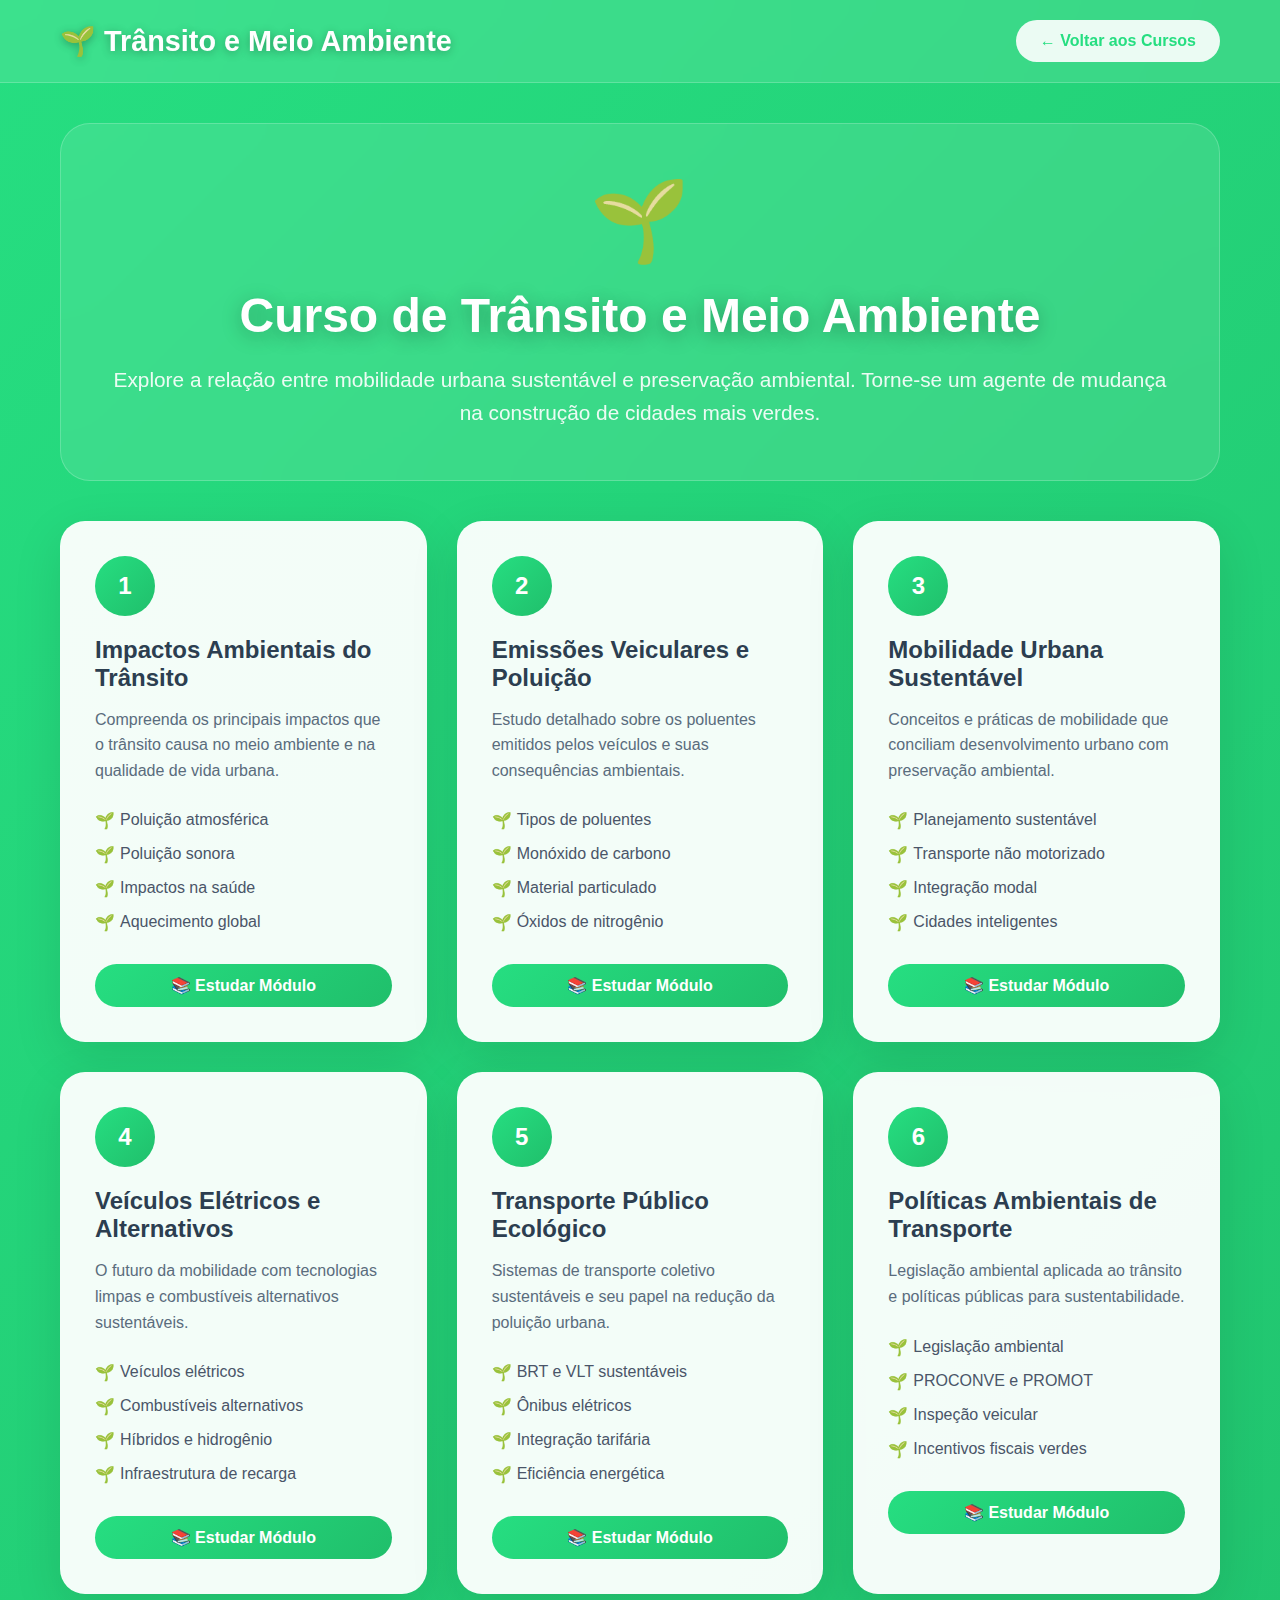
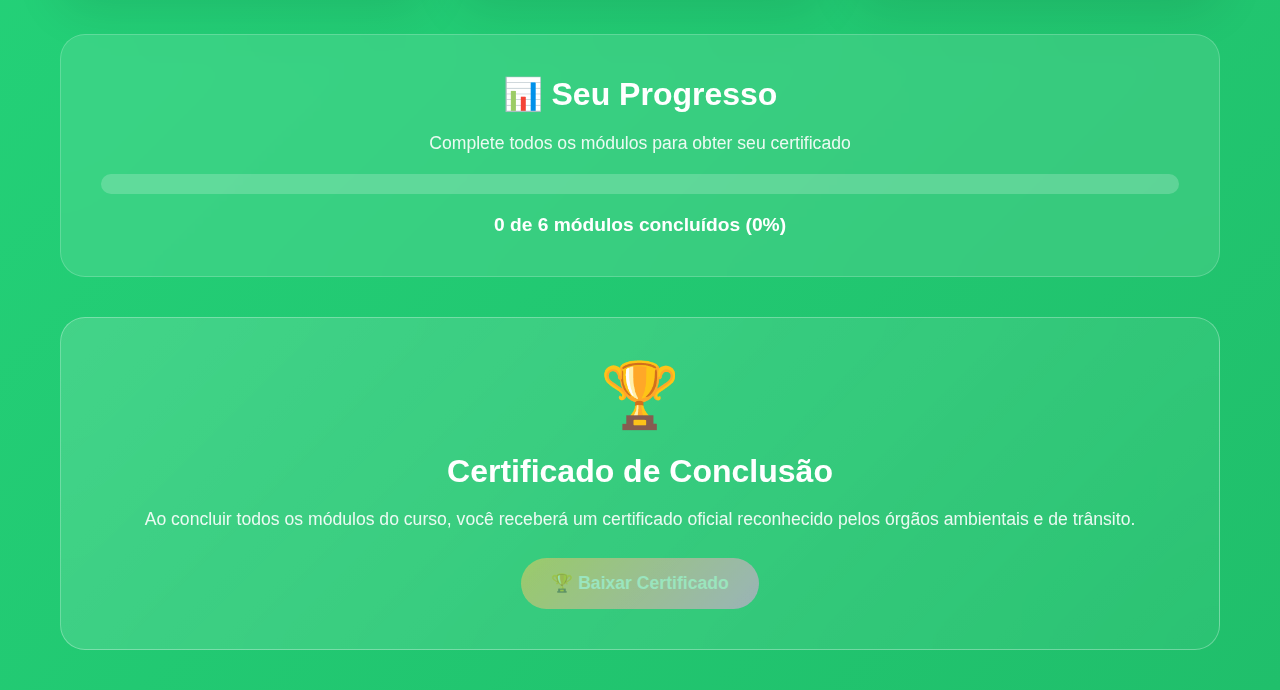
<file: curso-meio-ambiente.html>
<!DOCTYPE html>
<html lang="pt-br">
<head>
    <meta charset="UTF-8">
    <meta name="viewport" content="width=device-width, initial-scale=1.0">
    <title>Curso: Trânsito e Meio Ambiente - IntegraEdu</title>
    <style>
        * {
            margin: 0;
            padding: 0;
            box-sizing: border-box;
        }

        body {
            font-family: 'Inter', 'Segoe UI', sans-serif;
            background: linear-gradient(135deg, #26de81, #20bf6b);
            min-height: 100vh;
            color: #333;
        }

        .header {
            background: rgba(255, 255, 255, 0.1);
            backdrop-filter: blur(20px);
            padding: 20px 0;
            position: sticky;
            top: 0;
            z-index: 1000;
            border-bottom: 1px solid rgba(255, 255, 255, 0.2);
        }

        .nav-container {
            max-width: 1200px;
            margin: 0 auto;
            display: flex;
            justify-content: space-between;
            align-items: center;
            padding: 0 20px;
        }

        .course-title {
            font-size: 1.8rem;
            font-weight: 800;
            color: white;
            text-shadow: 0 2px 10px rgba(0, 0, 0, 0.3);
        }

        .back-btn {
            background: rgba(255, 255, 255, 0.9);
            color: #26de81;
            text-decoration: none;
            padding: 12px 24px;
            border-radius: 50px;
            font-weight: 600;
            transition: all 0.3s ease;
        }

        .back-btn:hover {
            transform: translateY(-2px);
            background: white;
        }

        .container {
            max-width: 1200px;
            margin: 0 auto;
            padding: 40px 20px;
        }

        .course-hero {
            background: rgba(255, 255, 255, 0.1);
            backdrop-filter: blur(20px);
            border-radius: 30px;
            padding: 50px;
            text-align: center;
            margin-bottom: 40px;
            border: 1px solid rgba(255, 255, 255, 0.2);
        }

        .hero-icon {
            font-size: 5rem;
            margin-bottom: 20px;
            display: block;
        }

        .hero-title {
            font-size: 3rem;
            font-weight: 900;
            color: white;
            margin-bottom: 20px;
            text-shadow: 0 4px 20px rgba(0, 0, 0, 0.3);
        }

        .hero-subtitle {
            font-size: 1.3rem;
            color: rgba(255, 255, 255, 0.9);
            line-height: 1.6;
        }

        .modules-grid {
            display: grid;
            grid-template-columns: repeat(auto-fit, minmax(350px, 1fr));
            gap: 30px;
        }

        .module-card {
            background: rgba(255, 255, 255, 0.95);
            border-radius: 25px;
            padding: 35px;
            box-shadow: 0 15px 50px rgba(0, 0, 0, 0.1);
            transition: all 0.3s ease;
        }

        .module-card:hover {
            transform: translateY(-10px);
            box-shadow: 0 25px 70px rgba(0, 0, 0, 0.15);
        }

        .module-number {
            background: linear-gradient(135deg, #26de81, #20bf6b);
            color: white;
            width: 60px;
            height: 60px;
            border-radius: 50%;
            display: flex;
            align-items: center;
            justify-content: center;
            font-size: 1.5rem;
            font-weight: 800;
            margin-bottom: 20px;
        }

        .module-title {
            font-size: 1.5rem;
            font-weight: 700;
            color: #2c3e50;
            margin-bottom: 15px;
        }

        .module-content {
            color: #5a6c7d;
            line-height: 1.6;
            margin-bottom: 20px;
        }

        .topics-list {
            list-style: none;
            margin-bottom: 25px;
        }

        .topics-list li {
            padding: 8px 0;
            padding-left: 25px;
            position: relative;
            color: #4a5568;
        }

        .topics-list li::before {
            content: "🌱";
            position: absolute;
            left: 0;
        }

        .study-btn {
            background: linear-gradient(135deg, #26de81, #20bf6b);
            color: white;
            border: none;
            padding: 12px 25px;
            border-radius: 50px;
            font-weight: 600;
            cursor: pointer;
            transition: all 0.3s ease;
            text-decoration: none;
            display: inline-block;
            width: 100%;
            text-align: center;
        }

        .study-btn:hover {
            transform: translateY(-2px);
            box-shadow: 0 8px 25px rgba(38, 222, 129, 0.4);
        }

        .progress-section {
            background: rgba(255, 255, 255, 0.1);
            backdrop-filter: blur(20px);
            border-radius: 25px;
            padding: 40px;
            margin-top: 40px;
            text-align: center;
            border: 1px solid rgba(255, 255, 255, 0.2);
        }

        .progress-title {
            font-size: 2rem;
            font-weight: 800;
            color: white;
            margin-bottom: 20px;
        }

        .progress-bar {
            background: rgba(255, 255, 255, 0.2);
            height: 20px;
            border-radius: 10px;
            overflow: hidden;
            margin: 20px 0;
        }

        .progress-fill {
            background: linear-gradient(90deg, #26de81, #20bf6b);
            height: 100%;
            width: 0%;
            border-radius: 10px;
            transition: width 0.3s ease;
        }

        .certificate-section {
            background: linear-gradient(135deg, rgba(255, 255, 255, 0.15), rgba(255, 255, 255, 0.05));
            backdrop-filter: blur(25px);
            border-radius: 25px;
            padding: 40px;
            margin-top: 40px;
            text-align: center;
            border: 1px solid rgba(255, 255, 255, 0.3);
        }

        .certificate-icon {
            font-size: 4rem;
            margin-bottom: 20px;
            display: block;
        }

        .certificate-title {
            font-size: 2rem;
            font-weight: 800;
            color: white;
            margin-bottom: 15px;
        }

        .certificate-description {
            color: rgba(255, 255, 255, 0.9);
            font-size: 1.1rem;
            line-height: 1.6;
            margin-bottom: 25px;
        }

        .certificate-btn {
            background: linear-gradient(135deg, #feca57, #ff9ff3);
            color: white;
            border: none;
            padding: 15px 30px;
            border-radius: 50px;
            font-size: 1.1rem;
            font-weight: 700;
            cursor: pointer;
            transition: all 0.3s ease;
            text-decoration: none;
            display: inline-block;
        }

        .certificate-btn:hover {
            transform: translateY(-3px);
            box-shadow: 0 10px 30px rgba(254, 202, 87, 0.4);
        }

        @media (max-width: 768px) {
            .modules-grid {
                grid-template-columns: 1fr;
            }
            
            .course-hero {
                padding: 30px 20px;
            }
            
            .hero-title {
                font-size: 2rem;
            }
        }
    </style>
</head>
<body>
    <header class="header">
        <div class="nav-container">
            <div class="course-title">🌱 Trânsito e Meio Ambiente</div>
            <a href="inde3.html" class="back-btn">← Voltar aos Cursos</a>
        </div>
    </header>

    <div class="container">
        <div class="course-hero">
            <div class="hero-icon">🌱</div>
            <h1 class="hero-title">Curso de Trânsito e Meio Ambiente</h1>
            <p class="hero-subtitle">
                Explore a relação entre mobilidade urbana sustentável e preservação ambiental. 
                Torne-se um agente de mudança na construção de cidades mais verdes.
            </p>
        </div>

        <div class="modules-grid">
            <!-- Módulo 1 -->
            <div class="module-card">
                <div class="module-number">1</div>
                <h3 class="module-title">Impactos Ambientais do Trânsito</h3>
                <p class="module-content">
                    Compreenda os principais impactos que o trânsito causa no meio ambiente e na qualidade de vida urbana.
                </p>
                <ul class="topics-list">
                    <li>Poluição atmosférica</li>
                    <li>Poluição sonora</li>
                    <li>Impactos na saúde</li>
                    <li>Aquecimento global</li>
                </ul>
                <a href="#" class="study-btn">📚 Estudar Módulo</a>
            </div>

            <!-- Módulo 2 -->
            <div class="module-card">
                <div class="module-number">2</div>
                <h3 class="module-title">Emissões Veiculares e Poluição</h3>
                <p class="module-content">
                    Estudo detalhado sobre os poluentes emitidos pelos veículos e suas consequências ambientais.
                </p>
                <ul class="topics-list">
                    <li>Tipos de poluentes</li>
                    <li>Monóxido de carbono</li>
                    <li>Material particulado</li>
                    <li>Óxidos de nitrogênio</li>
                </ul>
                <a href="#" class="study-btn">📚 Estudar Módulo</a>
            </div>

            <!-- Módulo 3 -->
            <div class="module-card">
                <div class="module-number">3</div>
                <h3 class="module-title">Mobilidade Urbana Sustentável</h3>
                <p class="module-content">
                    Conceitos e práticas de mobilidade que conciliam desenvolvimento urbano com preservação ambiental.
                </p>
                <ul class="topics-list">
                    <li>Planejamento sustentável</li>
                    <li>Transporte não motorizado</li>
                    <li>Integração modal</li>
                    <li>Cidades inteligentes</li>
                </ul>
                <a href="#" class="study-btn">📚 Estudar Módulo</a>
            </div>

            <!-- Módulo 4 -->
            <div class="module-card">
                <div class="module-number">4</div>
                <h3 class="module-title">Veículos Elétricos e Alternativos</h3>
                <p class="module-content">
                    O futuro da mobilidade com tecnologias limpas e combustíveis alternativos sustentáveis.
                </p>
                <ul class="topics-list">
                    <li>Veículos elétricos</li>
                    <li>Combustíveis alternativos</li>
                    <li>Híbridos e hidrogênio</li>
                    <li>Infraestrutura de recarga</li>
                </ul>
                <a href="#" class="study-btn">📚 Estudar Módulo</a>
            </div>

            <!-- Módulo 5 -->
            <div class="module-card">
                <div class="module-number">5</div>
                <h3 class="module-title">Transporte Público Ecológico</h3>
                <p class="module-content">
                    Sistemas de transporte coletivo sustentáveis e seu papel na redução da poluição urbana.
                </p>
                <ul class="topics-list">
                    <li>BRT e VLT sustentáveis</li>
                    <li>Ônibus elétricos</li>
                    <li>Integração tarifária</li>
                    <li>Eficiência energética</li>
                </ul>
                <a href="#" class="study-btn">📚 Estudar Módulo</a>
            </div>

            <!-- Módulo 6 -->
            <div class="module-card">
                <div class="module-number">6</div>
                <h3 class="module-title">Políticas Ambientais de Transporte</h3>
                <p class="module-content">
                    Legislação ambiental aplicada ao trânsito e políticas públicas para sustentabilidade.
                </p>
                <ul class="topics-list">
                    <li>Legislação ambiental</li>
                    <li>PROCONVE e PROMOT</li>
                    <li>Inspeção veicular</li>
                    <li>Incentivos fiscais verdes</li>
                </ul>
                <a href="#" class="study-btn">📚 Estudar Módulo</a>
            </div>
        </div>

        <!-- Seção de Progresso -->
        <div class="progress-section">
            <h2 class="progress-title">📊 Seu Progresso</h2>
            <p style="color: rgba(255,255,255,0.9); font-size: 1.1rem;">Complete todos os módulos para obter seu certificado</p>
            <div class="progress-bar">
                <div class="progress-fill" id="progressFill"></div>
            </div>
            <p style="color: white; font-weight: 600; font-size: 1.2rem;">
                <span id="progressText">0 de 6 módulos concluídos (0%)</span>
            </p>
        </div>

        <!-- Seção de Certificado -->
        <div class="certificate-section">
            <div class="certificate-icon">🏆</div>
            <h2 class="certificate-title">Certificado de Conclusão</h2>
            <p class="certificate-description">
                Ao concluir todos os módulos do curso, você receberá um certificado 
                oficial reconhecido pelos órgãos ambientais e de trânsito.
            </p>
            <a href="#" class="certificate-btn" id="certificateBtn" style="opacity: 0.5; pointer-events: none;">
                🏆 Baixar Certificado
            </a>
        </div>
    </div>

    <script>
        let completedModules = 0;
        const totalModules = 6;
        
        // Simular progresso ao clicar em estudar
        document.querySelectorAll('.study-btn').forEach((btn, index) => {
            btn.addEventListener('click', function(e) {
                e.preventDefault();
                
                // Marcar como concluído
                if (!this.classList.contains('completed')) {
                    this.classList.add('completed');
                    this.textContent = '✅ Módulo Concluído';
                    this.style.background = 'linear-gradient(135deg, #26de81, #20bf6b)';
                    
                    completedModules++;
                    updateProgress();
                }
            });
        });
        
        function updateProgress() {
            const percentage = (completedModules / totalModules) * 100;
            document.getElementById('progressFill').style.width = percentage + '%';
            document.getElementById('progressText').textContent = 
                `${completedModules} de ${totalModules} módulos concluídos (${Math.round(percentage)}%)`;
            
            // Habilitar certificado quando concluir tudo
            if (completedModules === totalModules) {
                const certBtn = document.getElementById('certificateBtn');
                certBtn.style.opacity = '1';
                certBtn.style.pointerEvents = 'auto';
                certBtn.onclick = function() {
                    alert('🎉 Parabéns! Seu certificado está sendo gerado. Você receberá por email em alguns minutos.');
                };
            }
        }
    </script>
</body>
</html>
</file>
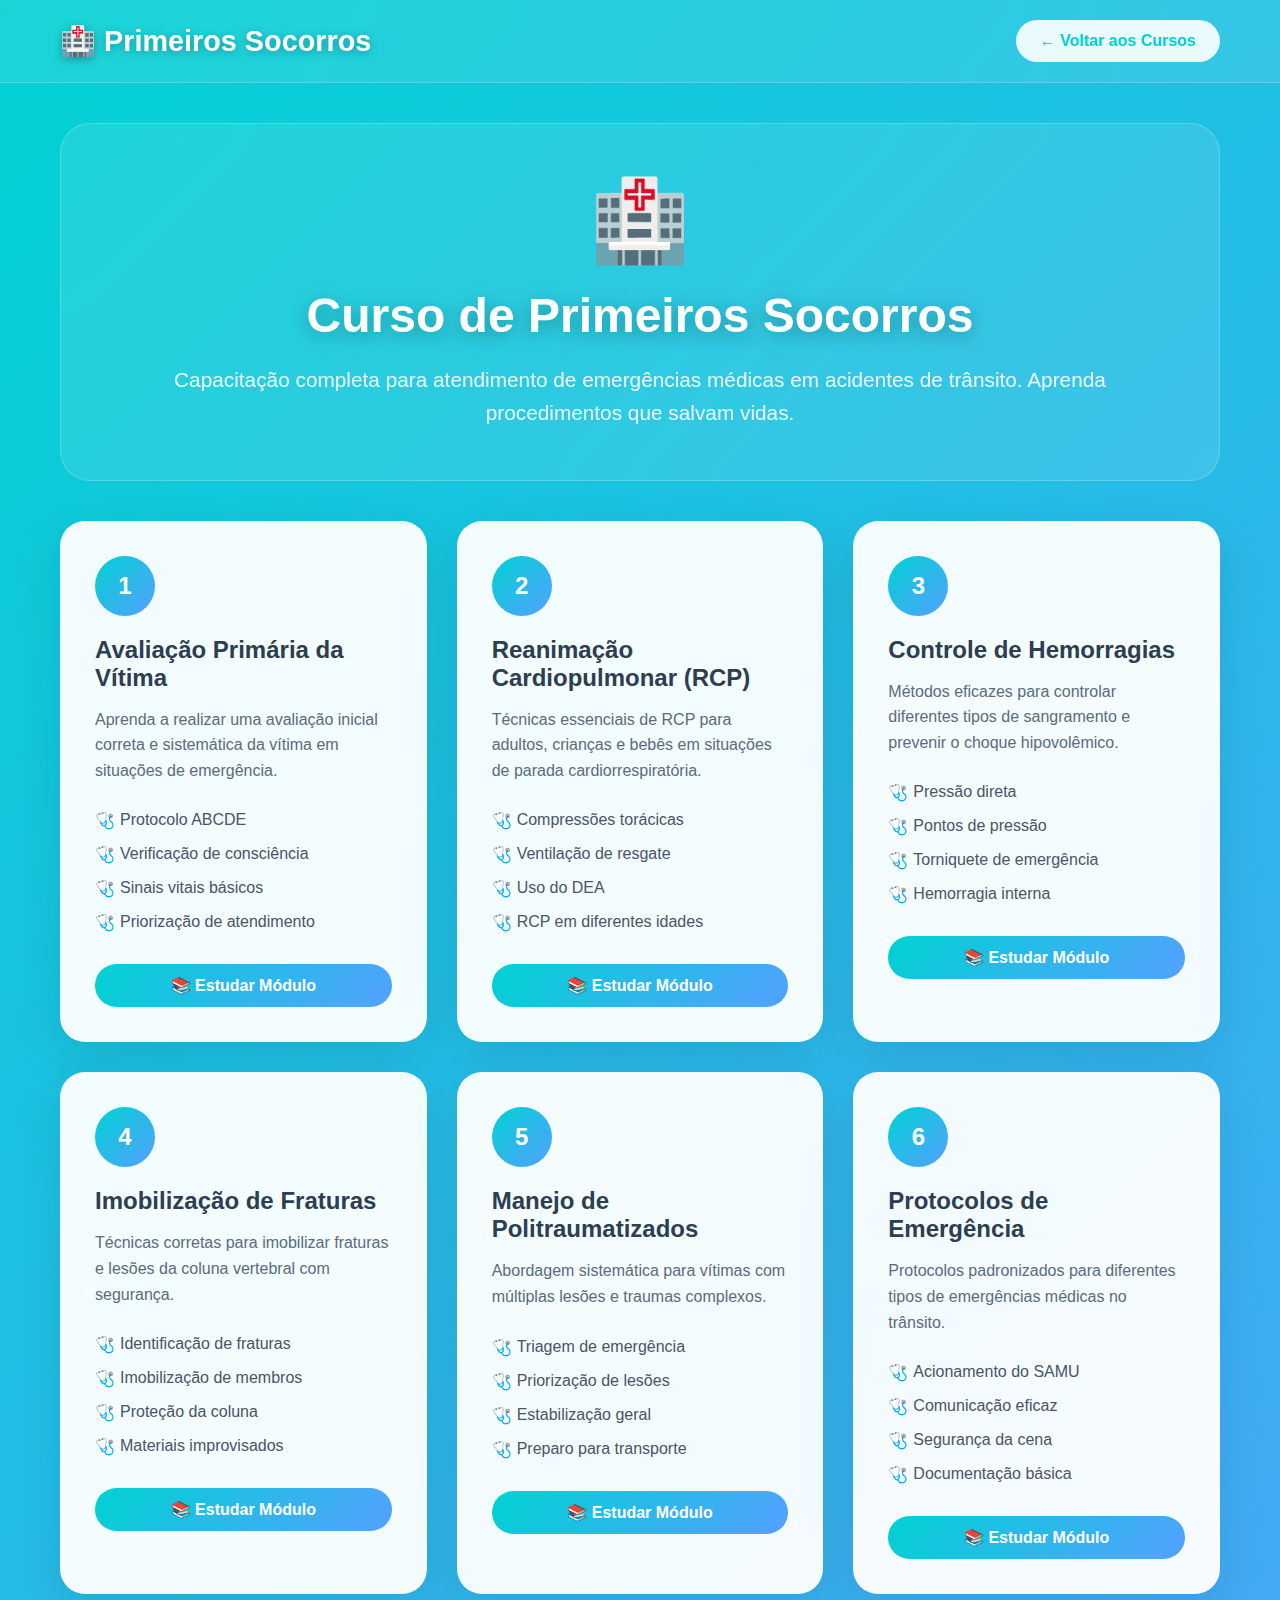
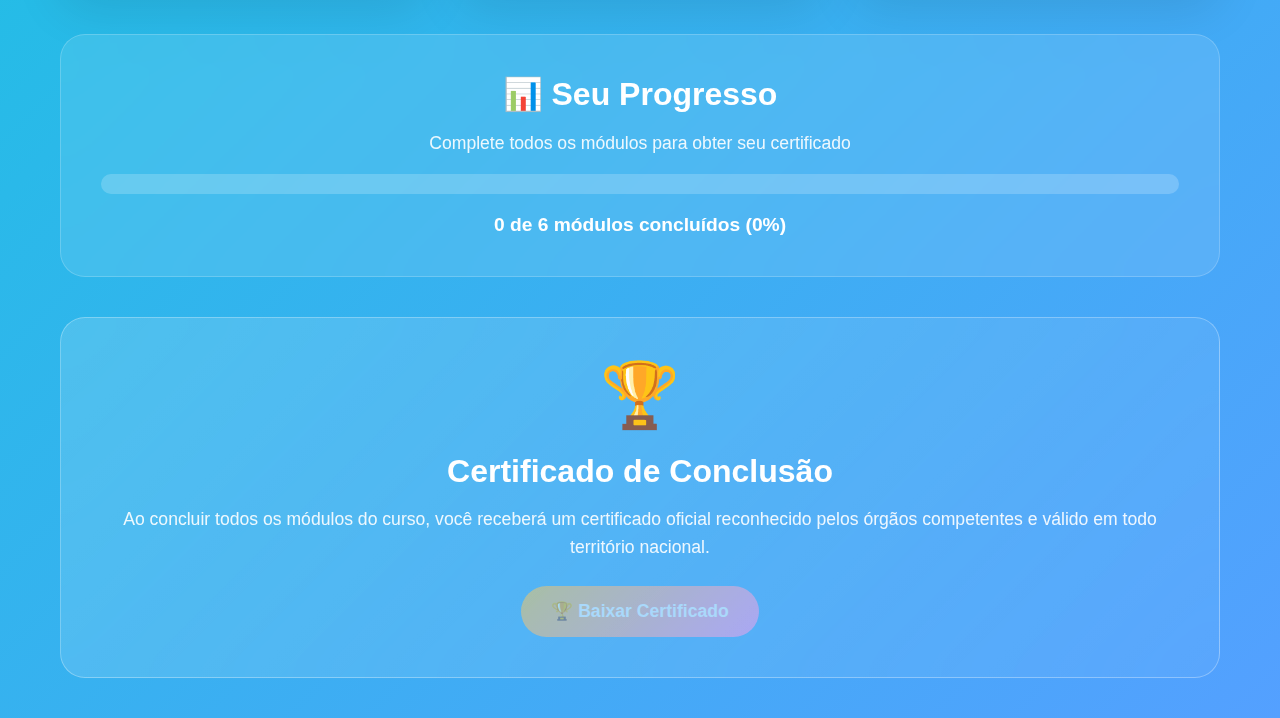
<file: curso-primeiros-socorros.html>
<!DOCTYPE html>
<html lang="pt-br">
<head>
    <meta charset="UTF-8">
    <meta name="viewport" content="width=device-width, initial-scale=1.0">
    <title>Curso: Primeiros Socorros - IntegraEdu</title>
    <style>
        * {
            margin: 0;
            padding: 0;
            box-sizing: border-box;
        }

        body {
            font-family: 'Inter', 'Segoe UI', sans-serif;
            background: linear-gradient(135deg, #00d2d3, #54a0ff);
            min-height: 100vh;
            color: #333;
        }

        .header {
            background: rgba(255, 255, 255, 0.1);
            backdrop-filter: blur(20px);
            padding: 20px 0;
            position: sticky;
            top: 0;
            z-index: 1000;
            border-bottom: 1px solid rgba(255, 255, 255, 0.2);
        }

        .nav-container {
            max-width: 1200px;
            margin: 0 auto;
            display: flex;
            justify-content: space-between;
            align-items: center;
            padding: 0 20px;
        }

        .course-title {
            font-size: 1.8rem;
            font-weight: 800;
            color: white;
            text-shadow: 0 2px 10px rgba(0, 0, 0, 0.3);
        }

        .back-btn {
            background: rgba(255, 255, 255, 0.9);
            color: #00d2d3;
            text-decoration: none;
            padding: 12px 24px;
            border-radius: 50px;
            font-weight: 600;
            transition: all 0.3s ease;
        }

        .back-btn:hover {
            transform: translateY(-2px);
            background: white;
        }

        .container {
            max-width: 1200px;
            margin: 0 auto;
            padding: 40px 20px;
        }

        .course-hero {
            background: rgba(255, 255, 255, 0.1);
            backdrop-filter: blur(20px);
            border-radius: 30px;
            padding: 50px;
            text-align: center;
            margin-bottom: 40px;
            border: 1px solid rgba(255, 255, 255, 0.2);
        }

        .hero-icon {
            font-size: 5rem;
            margin-bottom: 20px;
            display: block;
        }

        .hero-title {
            font-size: 3rem;
            font-weight: 900;
            color: white;
            margin-bottom: 20px;
            text-shadow: 0 4px 20px rgba(0, 0, 0, 0.3);
        }

        .hero-subtitle {
            font-size: 1.3rem;
            color: rgba(255, 255, 255, 0.9);
            line-height: 1.6;
        }

        .modules-grid {
            display: grid;
            grid-template-columns: repeat(auto-fit, minmax(350px, 1fr));
            gap: 30px;
        }

        .module-card {
            background: rgba(255, 255, 255, 0.95);
            border-radius: 25px;
            padding: 35px;
            box-shadow: 0 15px 50px rgba(0, 0, 0, 0.1);
            transition: all 0.3s ease;
        }

        .module-card:hover {
            transform: translateY(-10px);
            box-shadow: 0 25px 70px rgba(0, 0, 0, 0.15);
        }

        .module-number {
            background: linear-gradient(135deg, #00d2d3, #54a0ff);
            color: white;
            width: 60px;
            height: 60px;
            border-radius: 50%;
            display: flex;
            align-items: center;
            justify-content: center;
            font-size: 1.5rem;
            font-weight: 800;
            margin-bottom: 20px;
        }

        .module-title {
            font-size: 1.5rem;
            font-weight: 700;
            color: #2c3e50;
            margin-bottom: 15px;
        }

        .module-content {
            color: #5a6c7d;
            line-height: 1.6;
            margin-bottom: 20px;
        }

        .topics-list {
            list-style: none;
            margin-bottom: 25px;
        }

        .topics-list li {
            padding: 8px 0;
            padding-left: 25px;
            position: relative;
            color: #4a5568;
        }

        .topics-list li::before {
            content: "🩺";
            position: absolute;
            left: 0;
        }

        .study-btn {
            background: linear-gradient(135deg, #00d2d3, #54a0ff);
            color: white;
            border: none;
            padding: 12px 25px;
            border-radius: 50px;
            font-weight: 600;
            cursor: pointer;
            transition: all 0.3s ease;
            text-decoration: none;
            display: inline-block;
            width: 100%;
            text-align: center;
        }

        .study-btn:hover {
            transform: translateY(-2px);
            box-shadow: 0 8px 25px rgba(0, 210, 211, 0.4);
        }

        .progress-section {
            background: rgba(255, 255, 255, 0.1);
            backdrop-filter: blur(20px);
            border-radius: 25px;
            padding: 40px;
            margin-top: 40px;
            text-align: center;
            border: 1px solid rgba(255, 255, 255, 0.2);
        }

        .progress-title {
            font-size: 2rem;
            font-weight: 800;
            color: white;
            margin-bottom: 20px;
        }

        .progress-bar {
            background: rgba(255, 255, 255, 0.2);
            height: 20px;
            border-radius: 10px;
            overflow: hidden;
            margin: 20px 0;
        }

        .progress-fill {
            background: linear-gradient(90deg, #26de81, #20bf6b);
            height: 100%;
            width: 0%;
            border-radius: 10px;
            transition: width 0.3s ease;
        }

        .certificate-section {
            background: linear-gradient(135deg, rgba(255, 255, 255, 0.15), rgba(255, 255, 255, 0.05));
            backdrop-filter: blur(25px);
            border-radius: 25px;
            padding: 40px;
            margin-top: 40px;
            text-align: center;
            border: 1px solid rgba(255, 255, 255, 0.3);
        }

        .certificate-icon {
            font-size: 4rem;
            margin-bottom: 20px;
            display: block;
        }

        .certificate-title {
            font-size: 2rem;
            font-weight: 800;
            color: white;
            margin-bottom: 15px;
        }

        .certificate-description {
            color: rgba(255, 255, 255, 0.9);
            font-size: 1.1rem;
            line-height: 1.6;
            margin-bottom: 25px;
        }

        .certificate-btn {
            background: linear-gradient(135deg, #feca57, #ff9ff3);
            color: white;
            border: none;
            padding: 15px 30px;
            border-radius: 50px;
            font-size: 1.1rem;
            font-weight: 700;
            cursor: pointer;
            transition: all 0.3s ease;
            text-decoration: none;
            display: inline-block;
        }

        .certificate-btn:hover {
            transform: translateY(-3px);
            box-shadow: 0 10px 30px rgba(254, 202, 87, 0.4);
        }

        @media (max-width: 768px) {
            .modules-grid {
                grid-template-columns: 1fr;
            }
            
            .course-hero {
                padding: 30px 20px;
            }
            
            .hero-title {
                font-size: 2rem;
            }
        }
    </style>
</head>
<body>
    <header class="header">
        <div class="nav-container">
            <div class="course-title">🏥 Primeiros Socorros</div>
            <a href="inde3.html" class="back-btn">← Voltar aos Cursos</a>
        </div>
    </header>

    <div class="container">
        <div class="course-hero">
            <div class="hero-icon">🏥</div>
            <h1 class="hero-title">Curso de Primeiros Socorros</h1>
            <p class="hero-subtitle">
                Capacitação completa para atendimento de emergências médicas em acidentes de trânsito. 
                Aprenda procedimentos que salvam vidas.
            </p>
        </div>

        <div class="modules-grid">
            <!-- Módulo 1 -->
            <div class="module-card">
                <div class="module-number">1</div>
                <h3 class="module-title">Avaliação Primária da Vítima</h3>
                <p class="module-content">
                    Aprenda a realizar uma avaliação inicial correta e sistemática da vítima em situações de emergência.
                </p>
                <ul class="topics-list">
                    <li>Protocolo ABCDE</li>
                    <li>Verificação de consciência</li>
                    <li>Sinais vitais básicos</li>
                    <li>Priorização de atendimento</li>
                </ul>
                <a href="#" class="study-btn">📚 Estudar Módulo</a>
            </div>

            <!-- Módulo 2 -->
            <div class="module-card">
                <div class="module-number">2</div>
                <h3 class="module-title">Reanimação Cardiopulmonar (RCP)</h3>
                <p class="module-content">
                    Técnicas essenciais de RCP para adultos, crianças e bebês em situações de parada cardiorrespiratória.
                </p>
                <ul class="topics-list">
                    <li>Compressões torácicas</li>
                    <li>Ventilação de resgate</li>
                    <li>Uso do DEA</li>
                    <li>RCP em diferentes idades</li>
                </ul>
                <a href="#" class="study-btn">📚 Estudar Módulo</a>
            </div>

            <!-- Módulo 3 -->
            <div class="module-card">
                <div class="module-number">3</div>
                <h3 class="module-title">Controle de Hemorragias</h3>
                <p class="module-content">
                    Métodos eficazes para controlar diferentes tipos de sangramento e prevenir o choque hipovolêmico.
                </p>
                <ul class="topics-list">
                    <li>Pressão direta</li>
                    <li>Pontos de pressão</li>
                    <li>Torniquete de emergência</li>
                    <li>Hemorragia interna</li>
                </ul>
                <a href="#" class="study-btn">📚 Estudar Módulo</a>
            </div>

            <!-- Módulo 4 -->
            <div class="module-card">
                <div class="module-number">4</div>
                <h3 class="module-title">Imobilização de Fraturas</h3>
                <p class="module-content">
                    Técnicas corretas para imobilizar fraturas e lesões da coluna vertebral com segurança.
                </p>
                <ul class="topics-list">
                    <li>Identificação de fraturas</li>
                    <li>Imobilização de membros</li>
                    <li>Proteção da coluna</li>
                    <li>Materiais improvisados</li>
                </ul>
                <a href="#" class="study-btn">📚 Estudar Módulo</a>
            </div>

            <!-- Módulo 5 -->
            <div class="module-card">
                <div class="module-number">5</div>
                <h3 class="module-title">Manejo de Politraumatizados</h3>
                <p class="module-content">
                    Abordagem sistemática para vítimas com múltiplas lesões e traumas complexos.
                </p>
                <ul class="topics-list">
                    <li>Triagem de emergência</li>
                    <li>Priorização de lesões</li>
                    <li>Estabilização geral</li>
                    <li>Preparo para transporte</li>
                </ul>
                <a href="#" class="study-btn">📚 Estudar Módulo</a>
            </div>

            <!-- Módulo 6 -->
            <div class="module-card">
                <div class="module-number">6</div>
                <h3 class="module-title">Protocolos de Emergência</h3>
                <p class="module-content">
                    Protocolos padronizados para diferentes tipos de emergências médicas no trânsito.
                </p>
                <ul class="topics-list">
                    <li>Acionamento do SAMU</li>
                    <li>Comunicação eficaz</li>
                    <li>Segurança da cena</li>
                    <li>Documentação básica</li>
                </ul>
                <a href="#" class="study-btn">📚 Estudar Módulo</a>
            </div>
        </div>

        <!-- Seção de Progresso -->
        <div class="progress-section">
            <h2 class="progress-title">📊 Seu Progresso</h2>
            <p style="color: rgba(255,255,255,0.9); font-size: 1.1rem;">Complete todos os módulos para obter seu certificado</p>
            <div class="progress-bar">
                <div class="progress-fill" id="progressFill"></div>
            </div>
            <p style="color: white; font-weight: 600; font-size: 1.2rem;">
                <span id="progressText">0 de 6 módulos concluídos (0%)</span>
            </p>
        </div>

        <!-- Seção de Certificado -->
        <div class="certificate-section">
            <div class="certificate-icon">🏆</div>
            <h2 class="certificate-title">Certificado de Conclusão</h2>
            <p class="certificate-description">
                Ao concluir todos os módulos do curso, você receberá um certificado 
                oficial reconhecido pelos órgãos competentes e válido em todo território nacional.
            </p>
            <a href="#" class="certificate-btn" id="certificateBtn" style="opacity: 0.5; pointer-events: none;">
                🏆 Baixar Certificado
            </a>
        </div>
    </div>

    <script>
        let completedModules = 0;
        const totalModules = 6;
        
        // Simular progresso ao clicar em estudar
        document.querySelectorAll('.study-btn').forEach((btn, index) => {
            btn.addEventListener('click', function(e) {
                e.preventDefault();
                
                // Marcar como concluído
                if (!this.classList.contains('completed')) {
                    this.classList.add('completed');
                    this.textContent = '✅ Módulo Concluído';
                    this.style.background = 'linear-gradient(135deg, #26de81, #20bf6b)';
                    
                    completedModules++;
                    updateProgress();
                }
            });
        });
        
        function updateProgress() {
            const percentage = (completedModules / totalModules) * 100;
            document.getElementById('progressFill').style.width = percentage + '%';
            document.getElementById('progressText').textContent = 
                `${completedModules} de ${totalModules} módulos concluídos (${Math.round(percentage)}%)`;
            
            // Habilitar certificado quando concluir tudo
            if (completedModules === totalModules) {
                const certBtn = document.getElementById('certificateBtn');
                certBtn.style.opacity = '1';
                certBtn.style.pointerEvents = 'auto';
                certBtn.onclick = function() {
                    alert('🎉 Parabéns! Seu certificado está sendo gerado. Você receberá por email em alguns minutos.');
                };
            }
        }
    </script>
</body>
</html>
</file>
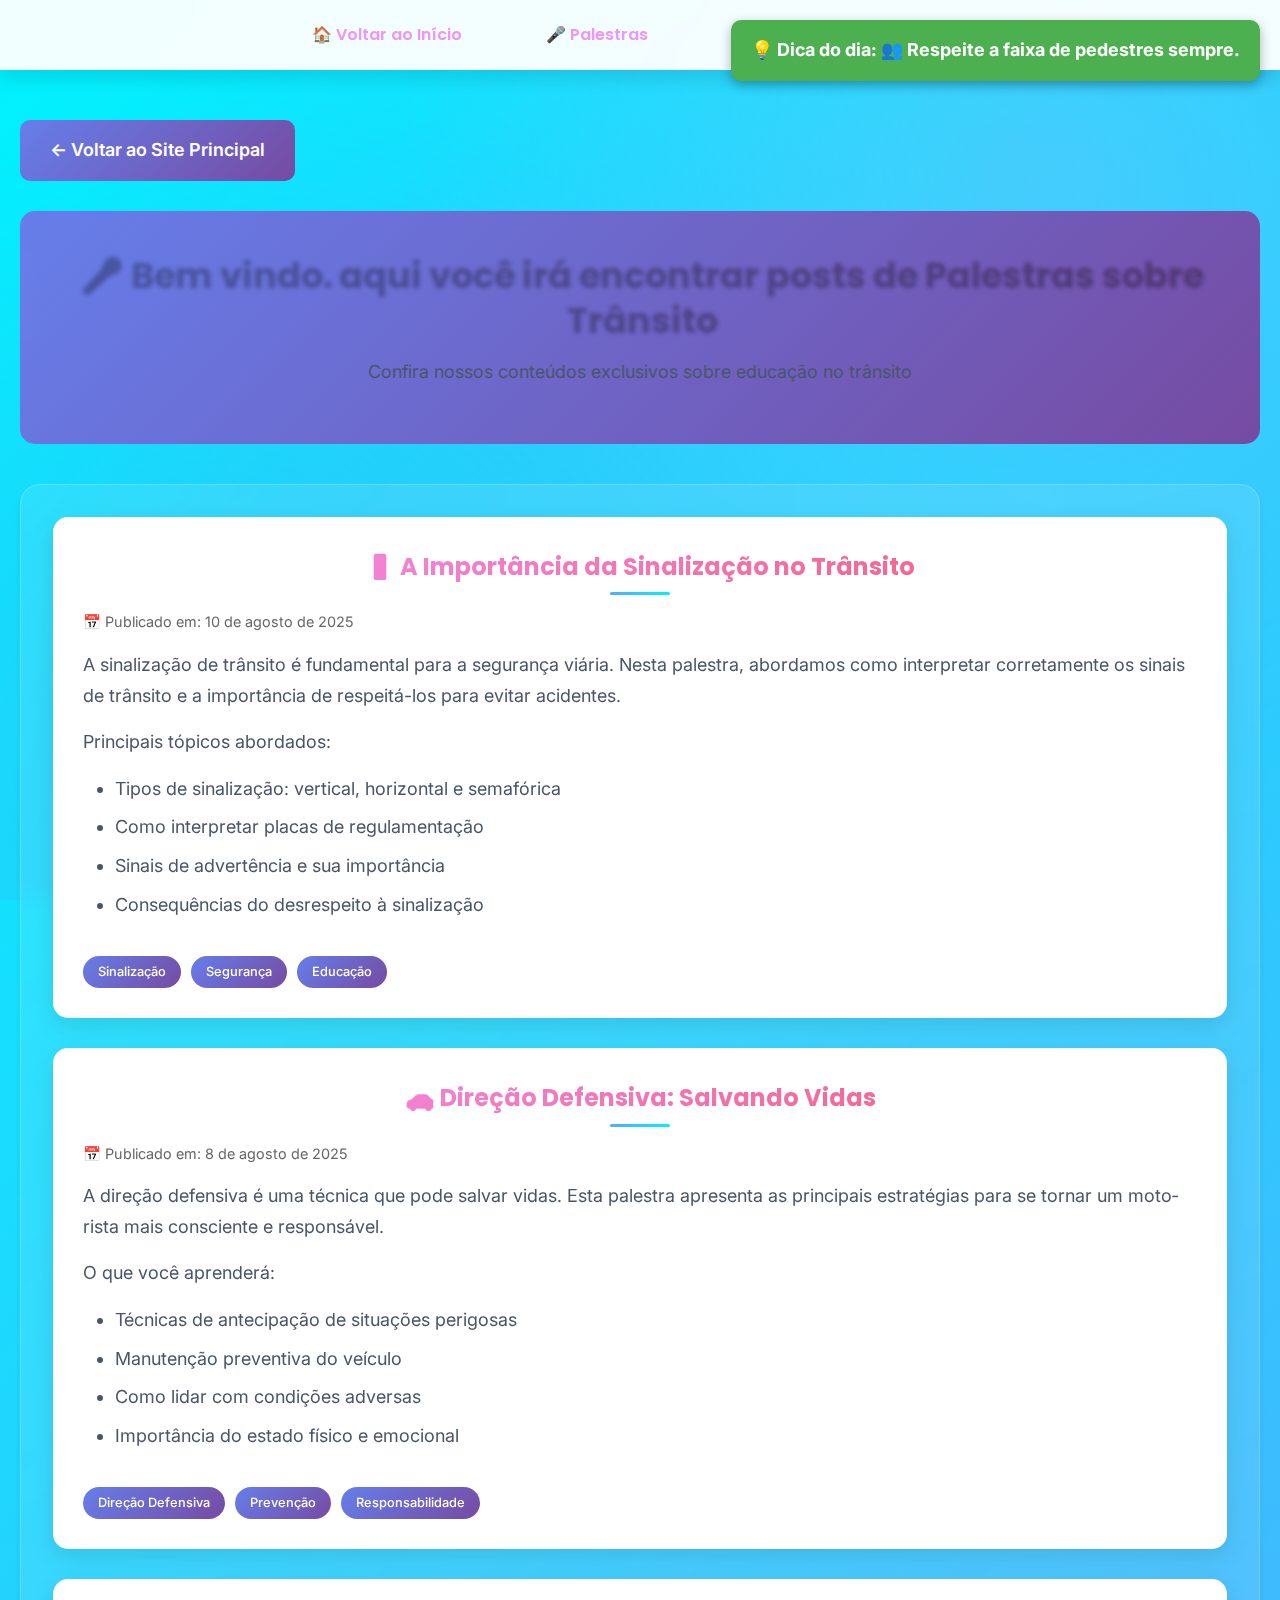
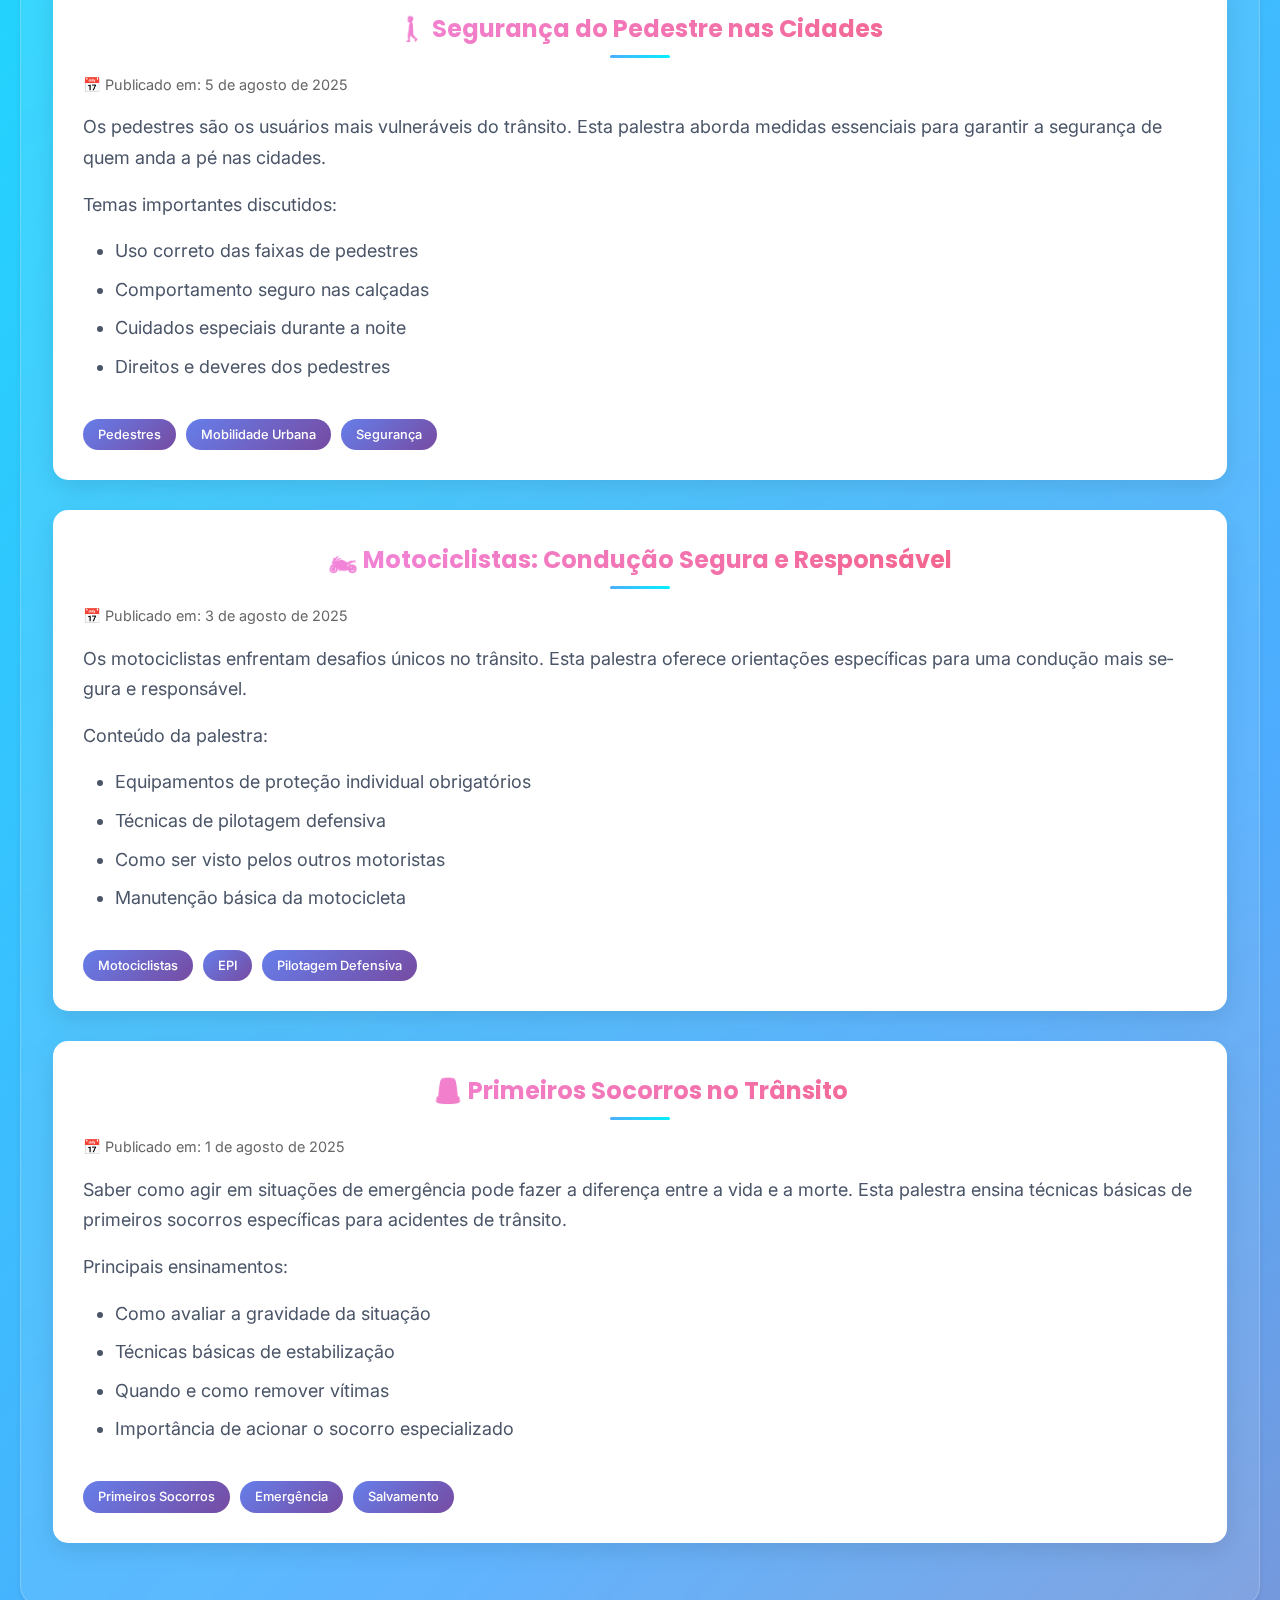
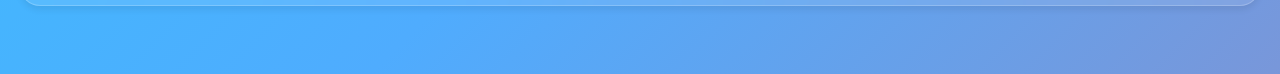
<file: inde2.html>
<!DOCTYPE html>
<html lang="pt-br">
<head>
    <meta charset="UTF-8">
    <meta name="viewport" content="width=device-width, initial-scale=1.0">
    <title>IntegraEdu - Posts de Palestras</title>
    <link rel="stylesheet" href="style.css">
    <style>
        .posts-container {
            max-width: 1200px;
            margin: 0 auto;
            padding: 20px;
            padding-top: 120px;
        }
        
        .page-header {
            text-align: center;
            margin-bottom: 40px;
            padding: 40px 20px;
            background: linear-gradient(135deg, #667eea, #764ba2);
            border-radius: 15px;
            color: white;
        }
        
        .page-header h1 {
            font-weight: bold;
            font-size: 2.2rem;
            text-shadow: 2px 2px 4px rgba(0, 0, 0, 0.3);
            color: #ffffff;
            margin-bottom: 15px;
            line-height: 1.3;
        }
        
        .post-card {
            background: white;
            border-radius: 15px;
            padding: 30px;
            margin-bottom: 30px;
            box-shadow: 0 8px 25px rgba(0, 0, 0, 0.1);
            transition: all 0.3s ease;
        }
        
        .post-card:hover {
            transform: translateY(-5px);
            box-shadow: 0 15px 35px rgba(0, 0, 0, 0.15);
        }
        
        .post-title {
            color: #667eea;
            margin-bottom: 15px;
            font-size: 1.5rem;
        }
        
        .post-date {
            color: #666;
            font-size: 0.9rem;
            margin-bottom: 15px;
        }
        
        .post-content {
            line-height: 1.6;
            color: #333;
        }
        
        .post-tags {
            margin-top: 20px;
            display: flex;
            gap: 10px;
            flex-wrap: wrap;
        }
        
        .tag {
            background: linear-gradient(135deg, #667eea, #764ba2);
            color: white;
            padding: 5px 15px;
            border-radius: 20px;
            font-size: 0.8rem;
            font-weight: 500;
        }
        
        .back-btn {
            background: linear-gradient(135deg, #667eea, #764ba2);
            color: white;
            text-decoration: none;
            padding: 15px 30px;
            border-radius: 10px;
            font-weight: 600;
            display: inline-flex;
            align-items: center;
            gap: 10px;
            margin-bottom: 30px;
            transition: all 0.3s ease;
        }
        
        .back-btn:hover {
            transform: translateY(-2px);
            box-shadow: 0 8px 20px rgba(102, 126, 234, 0.3);
        }
    </style>
</head>
<body>
    <!-- Menu de Navegação -->
    <nav>
        <div class="nav-container">
            <a href="index.html" class="nav-link">🏠 Voltar ao Início</a>
            <a href="#palestras" class="nav-link">🎤 Palestras</a>
            <a href="#posts" class="nav-link">📝 Posts</a>
            <a href="#videos" class="nav-link">🎥 Vídeos</a>
        </div>
    </nav>

    <div class="posts-container">
        <a href="index.html" class="back-btn">
            ← Voltar ao Site Principal
        </a>
        
        <div class="page-header">
            <h1>🎤 Bem vindo. aqui você irá encontrar posts de Palestras sobre Trânsito</h1>
            <p>Confira nossos conteúdos exclusivos sobre educação no trânsito</p>
        </div>

        <section id="posts">
            <article class="post-card">
                <h2 class="post-title">🚦 A Importância da Sinalização no Trânsito</h2>
                <div class="post-date">📅 Publicado em: 10 de agosto de 2025</div>
                <div class="post-content">
                    <p>A sinalização de trânsito é fundamental para a segurança viária. Nesta palestra, abordamos como interpretar corretamente os sinais de trânsito e a importância de respeitá-los para evitar acidentes.</p>
                    <p>Principais tópicos abordados:</p>
                    <ul>
                        <li>Tipos de sinalização: vertical, horizontal e semafórica</li>
                        <li>Como interpretar placas de regulamentação</li>
                        <li>Sinais de advertência e sua importância</li>
                        <li>Consequências do desrespeito à sinalização</li>
                    </ul>
                </div>
                <div class="post-tags">
                    <span class="tag">Sinalização</span>
                    <span class="tag">Segurança</span>
                    <span class="tag">Educação</span>
                </div>
            </article>

            <article class="post-card">
                <h2 class="post-title">🚗 Direção Defensiva: Salvando Vidas</h2>
                <div class="post-date">📅 Publicado em: 8 de agosto de 2025</div>
                <div class="post-content">
                    <p>A direção defensiva é uma técnica que pode salvar vidas. Esta palestra apresenta as principais estratégias para se tornar um motorista mais consciente e responsável.</p>
                    <p>O que você aprenderá:</p>
                    <ul>
                        <li>Técnicas de antecipação de situações perigosas</li>
                        <li>Manutenção preventiva do veículo</li>
                        <li>Como lidar com condições adversas</li>
                        <li>Importância do estado físico e emocional</li>
                    </ul>
                </div>
                <div class="post-tags">
                    <span class="tag">Direção Defensiva</span>
                    <span class="tag">Prevenção</span>
                    <span class="tag">Responsabilidade</span>
                </div>
            </article>

            <article class="post-card">
                <h2 class="post-title">🚶‍♂️ Segurança do Pedestre nas Cidades</h2>
                <div class="post-date">📅 Publicado em: 5 de agosto de 2025</div>
                <div class="post-content">
                    <p>Os pedestres são os usuários mais vulneráveis do trânsito. Esta palestra aborda medidas essenciais para garantir a segurança de quem anda a pé nas cidades.</p>
                    <p>Temas importantes discutidos:</p>
                    <ul>
                        <li>Uso correto das faixas de pedestres</li>
                        <li>Comportamento seguro nas calçadas</li>
                        <li>Cuidados especiais durante a noite</li>
                        <li>Direitos e deveres dos pedestres</li>
                    </ul>
                </div>
                <div class="post-tags">
                    <span class="tag">Pedestres</span>
                    <span class="tag">Mobilidade Urbana</span>
                    <span class="tag">Segurança</span>
                </div>
            </article>

            <article class="post-card">
                <h2 class="post-title">🏍️ Motociclistas: Condução Segura e Responsável</h2>
                <div class="post-date">📅 Publicado em: 3 de agosto de 2025</div>
                <div class="post-content">
                    <p>Os motociclistas enfrentam desafios únicos no trânsito. Esta palestra oferece orientações específicas para uma condução mais segura e responsável.</p>
                    <p>Conteúdo da palestra:</p>
                    <ul>
                        <li>Equipamentos de proteção individual obrigatórios</li>
                        <li>Técnicas de pilotagem defensiva</li>
                        <li>Como ser visto pelos outros motoristas</li>
                        <li>Manutenção básica da motocicleta</li>
                    </ul>
                </div>
                <div class="post-tags">
                    <span class="tag">Motociclistas</span>
                    <span class="tag">EPI</span>
                    <span class="tag">Pilotagem Defensiva</span>
                </div>
            </article>

            <article class="post-card">
                <h2 class="post-title">🚨 Primeiros Socorros no Trânsito</h2>
                <div class="post-date">📅 Publicado em: 1 de agosto de 2025</div>
                <div class="post-content">
                    <p>Saber como agir em situações de emergência pode fazer a diferença entre a vida e a morte. Esta palestra ensina técnicas básicas de primeiros socorros específicas para acidentes de trânsito.</p>
                    <p>Principais ensinamentos:</p>
                    <ul>
                        <li>Como avaliar a gravidade da situação</li>
                        <li>Técnicas básicas de estabilização</li>
                        <li>Quando e como remover vítimas</li>
                        <li>Importância de acionar o socorro especializado</li>
                    </ul>
                </div>
                <div class="post-tags">
                    <span class="tag">Primeiros Socorros</span>
                    <span class="tag">Emergência</span>
                    <span class="tag">Salvamento</span>
                </div>
            </article>
        </section>
    </div>

    <!-- Scripts necessários -->
    <script src="main.js"></script>
</body>
</html>
</file>
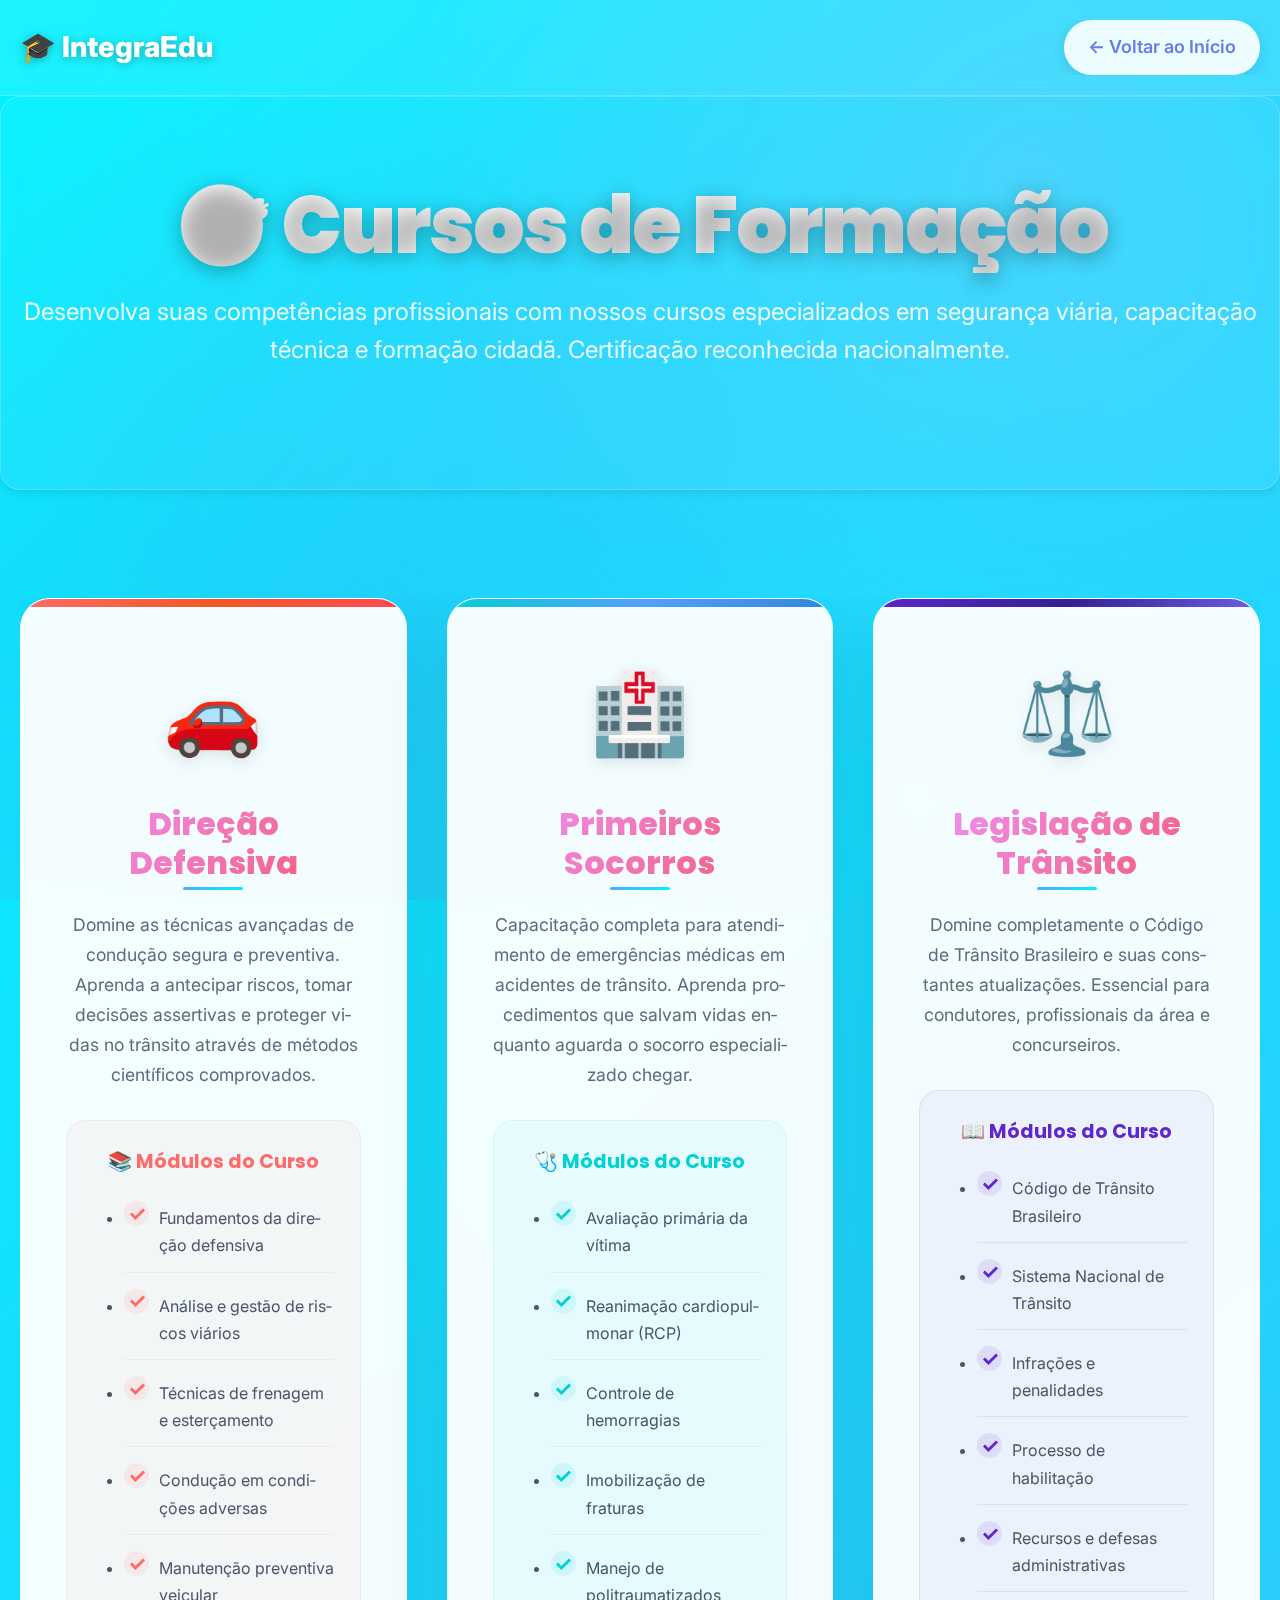
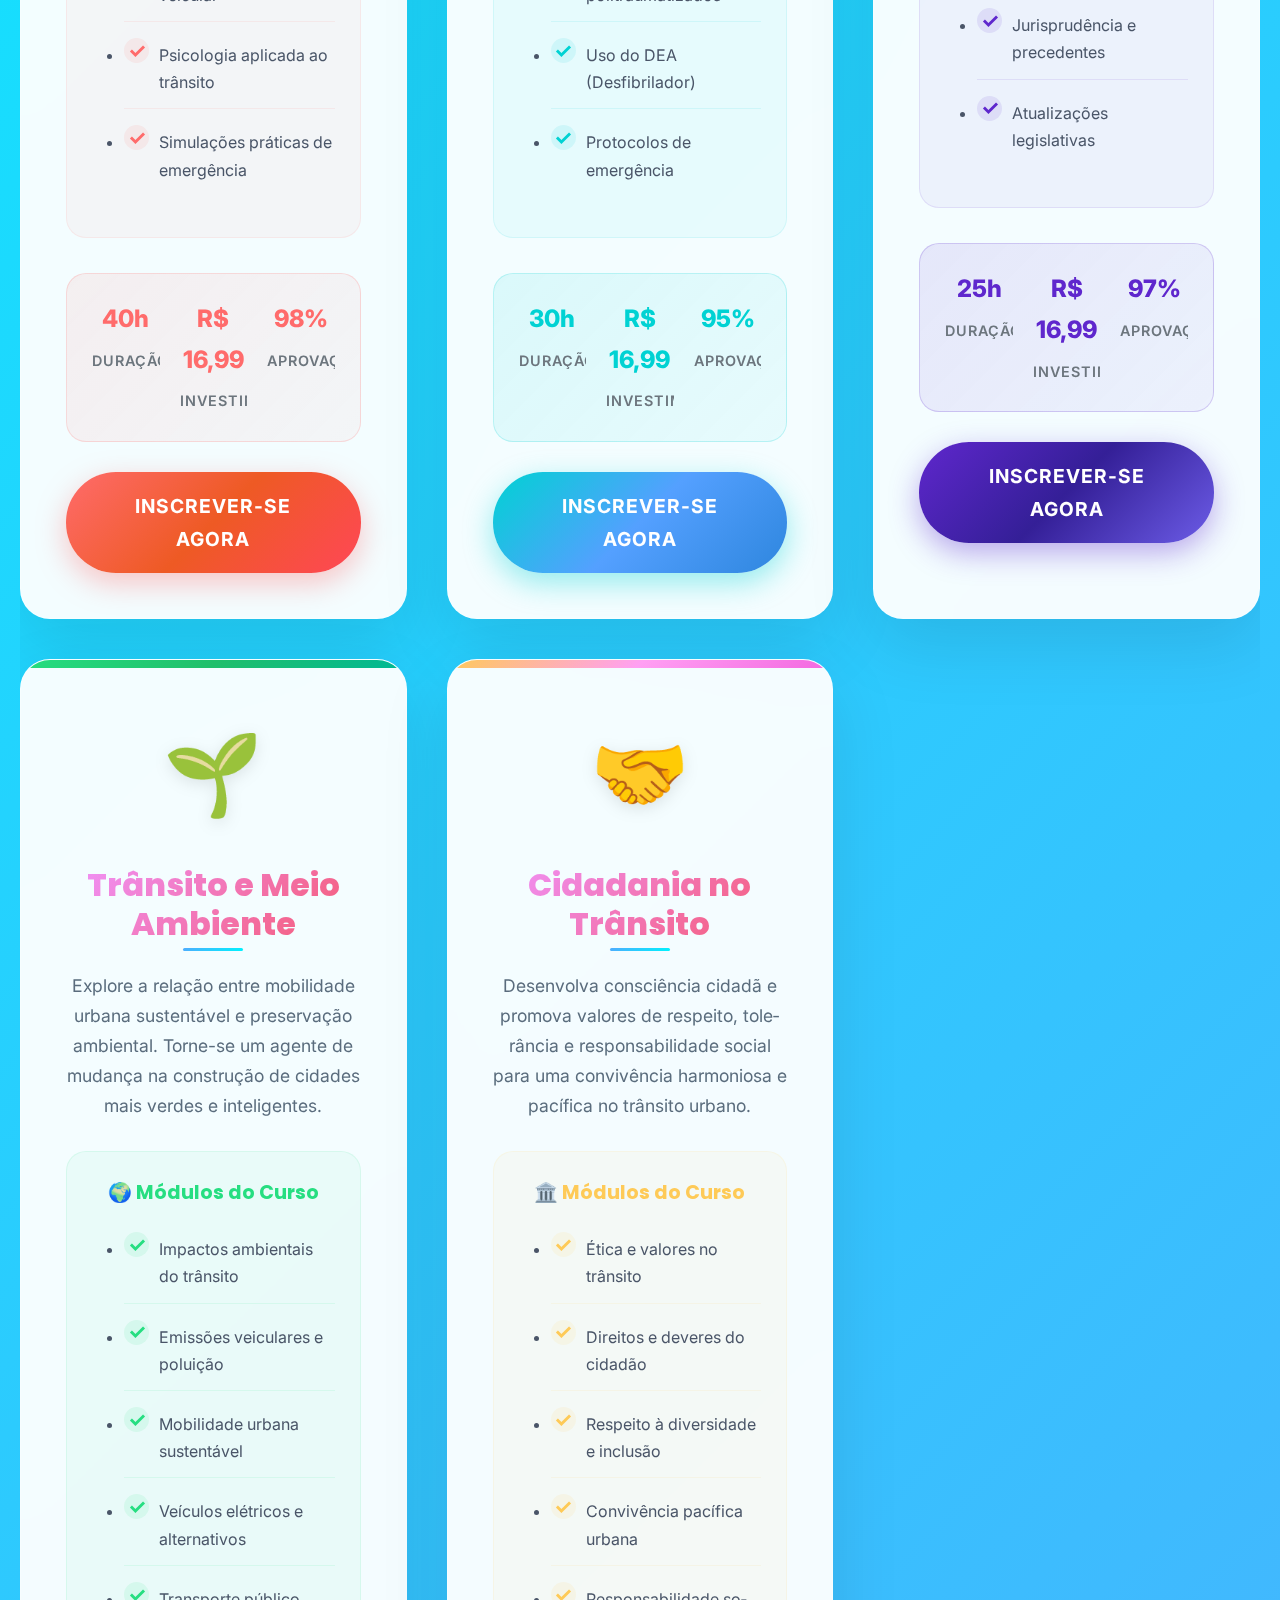
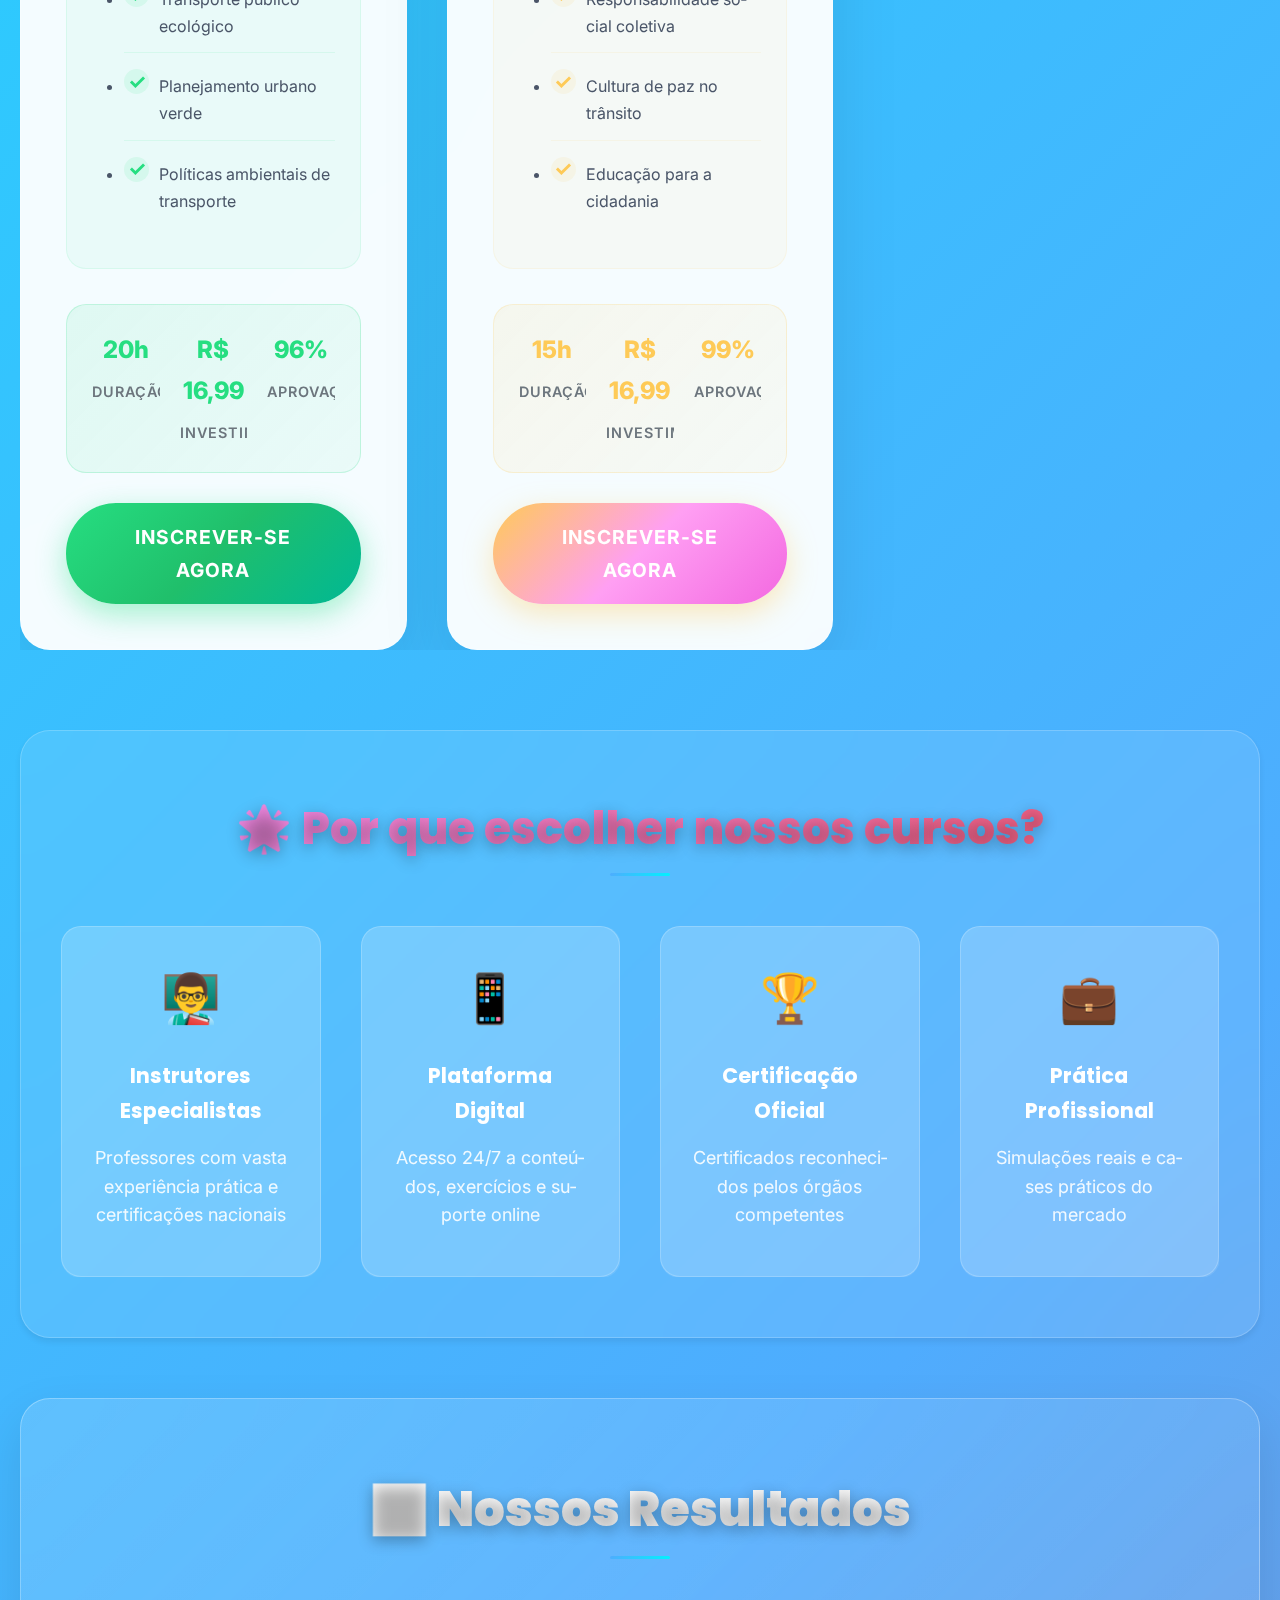
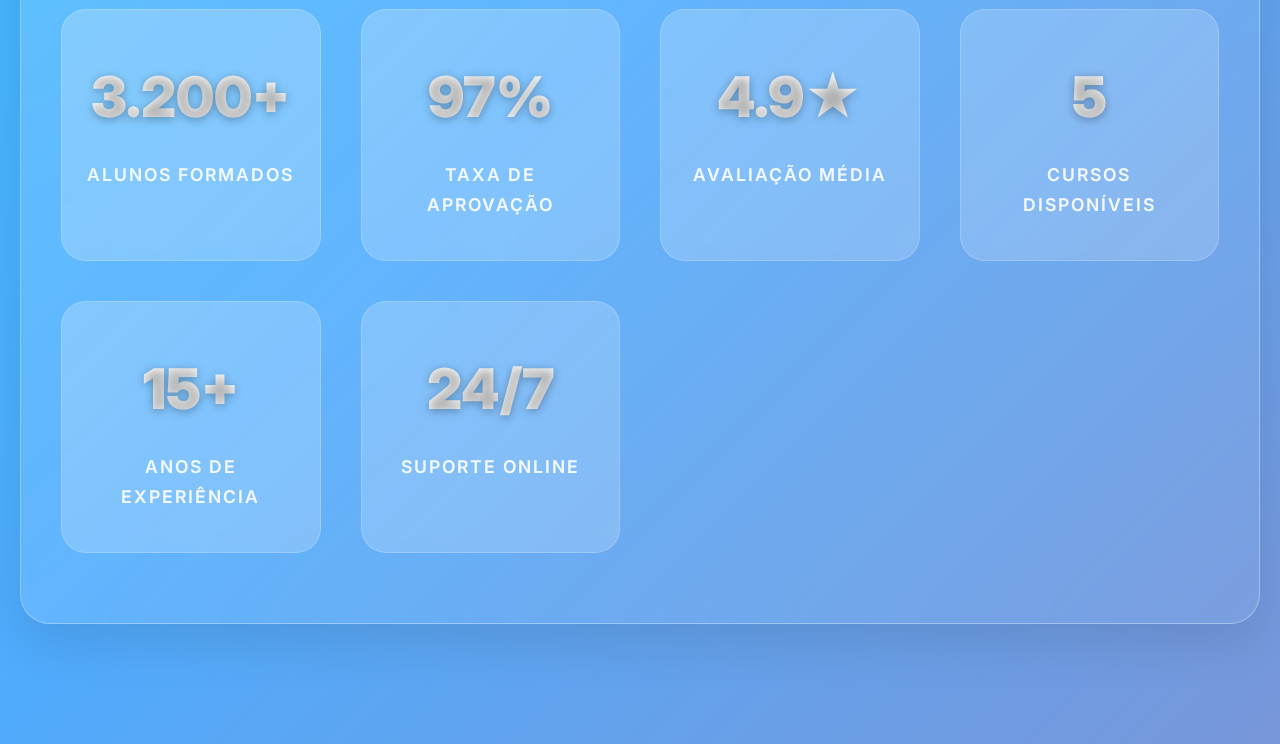
<file: inde3.html>
<!DOCTYPE html>
<html lang="pt-br">
<head>
    <meta charset="UTF-8">
    <meta name="viewport" content="width=device-width, initial-scale=1.0">
    <title>IntegraEdu - Cursos de Formação</title>
    <link rel="stylesheet" href="style.css">
    <style>
        /* Reset e configurações globais */
        * {
            margin: 0;
            padding: 0;
            box-sizing: border-box;
        }

        body {
            font-family: 'Inter', 'Segoe UI', Tahoma, Geneva, Verdana, sans-serif;
            background: linear-gradient(-45deg, #667eea, #764ba2, #f093fb, #f5576c, #4facfe, #00f2fe);
            background-size: 400% 400%;
            animation: gradientFlow 20s ease infinite;
            min-height: 100vh;
            color: #333;
            overflow-x: hidden;
        }

        @keyframes gradientFlow {
            0% { background-position: 0% 50%; }
            25% { background-position: 100% 50%; }
            50% { background-position: 100% 100%; }
            75% { background-position: 0% 100%; }
            100% { background-position: 0% 50%; }
        }

        /* Header com navegação */
        .header {
            background: rgba(255, 255, 255, 0.1);
            backdrop-filter: blur(20px);
            padding: 20px 0;
            position: sticky;
            top: 0;
            z-index: 1000;
            border-bottom: 1px solid rgba(255, 255, 255, 0.2);
        }

        .nav-container {
            max-width: 1200px;
            margin: 0 auto;
            display: flex;
            justify-content: space-between;
            align-items: center;
            padding: 0 20px;
        }

        .logo {
            font-size: 1.8rem;
            font-weight: 800;
            color: white;
            text-decoration: none;
            text-shadow: 0 2px 10px rgba(0, 0, 0, 0.3);
        }

        .back-btn {
            background: rgba(255, 255, 255, 0.9);
            color: #667eea;
            text-decoration: none;
            padding: 12px 24px;
            border-radius: 50px;
            font-weight: 600;
            transition: all 0.3s ease;
            box-shadow: 0 4px 15px rgba(0, 0, 0, 0.1);
        }

        .back-btn:hover {
            transform: translateY(-2px);
            box-shadow: 0 8px 25px rgba(0, 0, 0, 0.2);
            background: white;
        }

        /* Hero Section */
        .hero-section {
            text-align: center;
            padding: 80px 20px;
            background: rgba(255, 255, 255, 0.05);
            backdrop-filter: blur(10px);
        }

        .hero-title {
            font-size: clamp(2.5rem, 8vw, 5rem);
            font-weight: 900;
            background: linear-gradient(135deg, #fff, #f8f9fa, #e9ecef);
            -webkit-background-clip: text;
            -webkit-text-fill-color: transparent;
            background-clip: text;
            margin-bottom: 20px;
            text-shadow: 0 4px 20px rgba(0, 0, 0, 0.3);
            letter-spacing: -2px;
        }

        .hero-subtitle {
            font-size: clamp(1.1rem, 3vw, 1.5rem);
            color: rgba(255, 255, 255, 0.9);
            max-width: 800px;
            margin: 0 auto 40px;
            line-height: 1.6;
        }

        /* Container principal */
        .courses-container {
            max-width: 1400px;
            margin: 0 auto;
            padding: 60px 20px;
        }

        /* Grid de cursos */
        .courses-grid {
            display: grid;
            grid-template-columns: repeat(auto-fit, minmax(380px, 1fr));
            gap: 40px;
            margin-bottom: 80px;
        }

        /* Card do curso */
        .course-card {
            background: rgba(255, 255, 255, 0.95);
            border-radius: 30px;
            padding: 45px;
            box-shadow: 0 25px 70px rgba(0, 0, 0, 0.1);
            transition: all 0.5s cubic-bezier(0.175, 0.885, 0.32, 1.275);
            position: relative;
            overflow: hidden;
            backdrop-filter: blur(20px);
            border: 1px solid rgba(255, 255, 255, 0.3);
        }

        .course-card::before {
            content: '';
            position: absolute;
            top: 0;
            left: 0;
            right: 0;
            height: 8px;
            background: var(--course-gradient);
            border-radius: 30px 30px 0 0;
        }

        .course-card::after {
            content: '';
            position: absolute;
            top: -50%;
            left: -50%;
            width: 200%;
            height: 200%;
            background: var(--course-gradient);
            opacity: 0;
            transition: opacity 0.3s ease;
            z-index: -1;
        }

        .course-card:hover {
            transform: translateY(-15px) rotateY(5deg);
            box-shadow: 0 40px 100px rgba(0, 0, 0, 0.2);
        }

        .course-card:hover::after {
            opacity: 0.03;
        }

        /* Ícone do curso */
        .course-icon {
            font-size: 5rem;
            margin-bottom: 25px;
            display: block;
            text-align: center;
            filter: drop-shadow(0 4px 8px rgba(0,0,0,0.1));
            animation: float 6s ease-in-out infinite;
        }

        @keyframes float {
            0%, 100% { transform: translateY(0px); }
            50% { transform: translateY(-10px); }
        }

        /* Título do curso */
        .course-title {
            font-size: 2rem;
            font-weight: 800;
            color: #2c3e50;
            margin-bottom: 20px;
            line-height: 1.2;
            text-align: center;
        }

        /* Descrição do curso */
        .course-description {
            color: #5a6c7d;
            font-size: 1.1rem;
            line-height: 1.7;
            margin-bottom: 30px;
            text-align: center;
        }

        /* Lista de módulos */
        .course-modules {
            list-style: none;
            margin-bottom: 35px;
            background: rgba(var(--course-rgb), 0.05);
            padding: 25px;
            border-radius: 20px;
            border: 1px solid rgba(var(--course-rgb), 0.1);
        }

        .course-modules h4 {
            color: var(--course-color);
            font-size: 1.2rem;
            font-weight: 700;
            margin-bottom: 15px;
            text-align: center;
        }

        .course-modules li {
            padding: 12px 0;
            position: relative;
            padding-left: 35px;
            color: #4a5568;
            font-size: 1rem;
            border-bottom: 1px solid rgba(var(--course-rgb), 0.1);
        }

        .course-modules li:last-child {
            border-bottom: none;
        }

        .course-modules li::before {
            content: "✓";
            position: absolute;
            left: 0;
            color: var(--course-color);
            font-weight: bold;
            font-size: 1.3rem;
            width: 25px;
            height: 25px;
            background: rgba(var(--course-rgb), 0.1);
            border-radius: 50%;
            display: flex;
            align-items: center;
            justify-content: center;
            top: 8px;
        }

        /* Informações do curso */
        .course-info {
            display: grid;
            grid-template-columns: 1fr 1fr 1fr;
            gap: 20px;
            margin-bottom: 30px;
            padding: 25px;
            background: linear-gradient(135deg, rgba(var(--course-rgb), 0.1), rgba(var(--course-rgb), 0.05));
            border-radius: 20px;
            border: 1px solid rgba(var(--course-rgb), 0.2);
        }

        .info-item {
            text-align: center;
        }

        .info-item strong {
            font-size: 1.5rem;
            color: var(--course-color);
            display: block;
            font-weight: 800;
            margin-bottom: 5px;
        }

        .info-item span {
            font-size: 0.9rem;
            color: #6c757d;
            text-transform: uppercase;
            letter-spacing: 1px;
            font-weight: 600;
        }

        /* Botão do curso */
        .course-btn {
            background: var(--course-gradient);
            color: white;
            border: none;
            padding: 18px 40px;
            border-radius: 50px;
            font-size: 1.2rem;
            font-weight: 700;
            cursor: pointer;
            transition: all 0.4s ease;
            text-decoration: none;
            display: block;
            text-align: center;
            box-shadow: 0 10px 30px rgba(var(--course-rgb), 0.4);
            letter-spacing: 1px;
            text-transform: uppercase;
            position: relative;
            overflow: hidden;
        }

        .course-btn::before {
            content: '';
            position: absolute;
            top: 0;
            left: -100%;
            width: 100%;
            height: 100%;
            background: linear-gradient(90deg, transparent, rgba(255,255,255,0.2), transparent);
            transition: left 0.5s;
        }

        .course-btn:hover::before {
            left: 100%;
        }

        .course-btn:hover {
            transform: translateY(-3px);
            box-shadow: 0 15px 40px rgba(var(--course-rgb), 0.5);
        }

        /* Cores específicas para cada curso */
        .direcao-defensiva {
            --course-gradient: linear-gradient(135deg, #ff6b6b, #ee5a24, #ff4757);
            --course-color: #ff6b6b;
            --course-rgb: 255, 107, 107;
        }

        .primeiros-socorros {
            --course-gradient: linear-gradient(135deg, #00d2d3, #54a0ff, #2e86de);
            --course-color: #00d2d3;
            --course-rgb: 0, 210, 211;
        }

        .legislacao {
            --course-gradient: linear-gradient(135deg, #5f27cd, #341f97, #6c5ce7);
            --course-color: #5f27cd;
            --course-rgb: 95, 39, 205;
        }

        .meio-ambiente {
            --course-gradient: linear-gradient(135deg, #26de81, #20bf6b, #00b894);
            --course-color: #26de81;
            --course-rgb: 38, 222, 129;
        }

        .cidadania {
            --course-gradient: linear-gradient(135deg, #feca57, #ff9ff3, #f368e0);
            --course-color: #feca57;
            --course-rgb: 254, 202, 87;
        }

        /* Seção de diferenciais */
        .benefits-section {
            background: rgba(255, 255, 255, 0.1);
            backdrop-filter: blur(20px);
            border-radius: 30px;
            padding: 60px 40px;
            margin: 60px 0;
            text-align: center;
            border: 1px solid rgba(255, 255, 255, 0.2);
        }

        .benefits-title {
            font-size: 2.8rem;
            font-weight: 800;
            color: white;
            margin-bottom: 50px;
            text-shadow: 0 4px 15px rgba(0, 0, 0, 0.3);
        }

        .benefits-grid {
            display: grid;
            grid-template-columns: repeat(auto-fit, minmax(250px, 1fr));
            gap: 40px;
        }

        .benefit-item {
            background: rgba(255, 255, 255, 0.1);
            padding: 30px;
            border-radius: 20px;
            backdrop-filter: blur(10px);
            border: 1px solid rgba(255, 255, 255, 0.2);
            transition: transform 0.3s ease;
        }

        .benefit-item:hover {
            transform: translateY(-5px);
        }

        .benefit-icon {
            font-size: 3rem;
            margin-bottom: 20px;
            display: block;
        }

        .benefit-title {
            font-size: 1.3rem;
            font-weight: 700;
            color: white;
            margin-bottom: 15px;
        }

        .benefit-description {
            color: rgba(255, 255, 255, 0.9);
            line-height: 1.6;
        }

        /* Seção de estatísticas */
        .stats-section {
            background: linear-gradient(135deg, rgba(255, 255, 255, 0.15), rgba(255, 255, 255, 0.05));
            backdrop-filter: blur(25px);
            border-radius: 30px;
            padding: 70px 40px;
            margin: 60px 0;
            text-align: center;
            border: 1px solid rgba(255, 255, 255, 0.3);
            box-shadow: 0 20px 50px rgba(0, 0, 0, 0.1);
        }

        .stats-title {
            font-size: 3rem;
            font-weight: 900;
            background: linear-gradient(135deg, #fff, #f8f9fa);
            -webkit-background-clip: text;
            -webkit-text-fill-color: transparent;
            background-clip: text;
            margin-bottom: 50px;
            text-shadow: 0 4px 15px rgba(0, 0, 0, 0.3);
        }

        .stats-grid {
            display: grid;
            grid-template-columns: repeat(auto-fit, minmax(200px, 1fr));
            gap: 40px;
        }

        .stat-item {
            background: rgba(255, 255, 255, 0.1);
            padding: 40px 20px;
            border-radius: 25px;
            backdrop-filter: blur(10px);
            border: 1px solid rgba(255, 255, 255, 0.2);
            transition: all 0.3s ease;
        }

        .stat-item:hover {
            transform: scale(1.05);
            background: rgba(255, 255, 255, 0.15);
        }

        .stat-number {
            font-size: 3.5rem;
            font-weight: 900;
            margin-bottom: 15px;
            background: linear-gradient(135deg, #fff, #f8f9fa);
            -webkit-background-clip: text;
            -webkit-text-fill-color: transparent;
            background-clip: text;
            text-shadow: 0 2px 10px rgba(0, 0, 0, 0.3);
        }

        .stat-label {
            font-size: 1.1rem;
            color: rgba(255, 255, 255, 0.9);
            text-transform: uppercase;
            letter-spacing: 2px;
            font-weight: 600;
        }

        /* Responsividade */
        @media (max-width: 768px) {
            .courses-grid {
                grid-template-columns: 1fr;
                gap: 30px;
            }

            .course-card {
                padding: 35px 25px;
            }

            .hero-section {
                padding: 60px 20px;
            }

            .stats-section, .benefits-section {
                padding: 40px 20px;
            }

            .course-info {
                grid-template-columns: 1fr;
                gap: 15px;
            }

            .nav-container {
                flex-direction: column;
                gap: 20px;
            }
        }

        /* Animações de entrada */
        @keyframes slideInFromBottom {
            from {
                opacity: 0;
                transform: translateY(50px);
            }
            to {
                opacity: 1;
                transform: translateY(0);
            }
        }

        .course-card {
            animation: slideInFromBottom 0.8s ease-out;
        }

        .course-card:nth-child(1) { animation-delay: 0.1s; }
        .course-card:nth-child(2) { animation-delay: 0.2s; }
        .course-card:nth-child(3) { animation-delay: 0.3s; }
        .course-card:nth-child(4) { animation-delay: 0.4s; }
        .course-card:nth-child(5) { animation-delay: 0.5s; }

        /* Scrollbar personalizada */
        ::-webkit-scrollbar {
            width: 8px;
        }

        ::-webkit-scrollbar-track {
            background: rgba(255, 255, 255, 0.1);
        }

        ::-webkit-scrollbar-thumb {
            background: rgba(255, 255, 255, 0.3);
            border-radius: 4px;
        }

        ::-webkit-scrollbar-thumb:hover {
            background: rgba(255, 255, 255, 0.5);
        }

        /* Modal do PIX */
        .pix-modal {
            display: none;
            position: fixed;
            z-index: 10000;
            left: 0;
            top: 0;
            width: 100%;
            height: 100%;
            background-color: rgba(0, 0, 0, 0.8);
            backdrop-filter: blur(10px);
        }

        .pix-modal-content {
            background: linear-gradient(135deg, #fff, #f8f9fa);
            margin: 5% auto;
            padding: 40px;
            border-radius: 25px;
            width: 90%;
            max-width: 500px;
            position: relative;
            box-shadow: 0 25px 80px rgba(0, 0, 0, 0.3);
            text-align: center;
            animation: modalSlideIn 0.4s ease-out;
        }

        @keyframes modalSlideIn {
            from {
                opacity: 0;
                transform: translateY(-50px) scale(0.9);
            }
            to {
                opacity: 1;
                transform: translateY(0) scale(1);
            }
        }

        .close-modal {
            color: #999;
            float: right;
            font-size: 32px;
            font-weight: bold;
            position: absolute;
            top: 15px;
            right: 25px;
            cursor: pointer;
            transition: color 0.3s ease;
        }

        .close-modal:hover {
            color: #333;
        }

        .pix-title {
            font-size: 2rem;
            font-weight: 800;
            color: #2c3e50;
            margin-bottom: 20px;
            text-align: center;
        }

        .pix-icon {
            font-size: 4rem;
            margin-bottom: 20px;
            color: #00d2d3;
        }

        .pix-info {
            background: linear-gradient(135deg, #f8f9fa, #e9ecef);
            padding: 25px;
            border-radius: 15px;
            margin: 20px 0;
            border: 2px dashed #00d2d3;
        }

        .pix-code {
            background: #fff;
            padding: 15px;
            border-radius: 10px;
            font-family: 'Courier New', monospace;
            font-size: 0.9rem;
            word-break: break-all;
            margin: 15px 0;
            border: 1px solid #ddd;
            color: #333;
            line-height: 1.4;
        }

        .copy-btn {
            background: linear-gradient(135deg, #00d2d3, #54a0ff);
            color: white;
            border: none;
            padding: 15px 30px;
            border-radius: 50px;
            font-size: 1.1rem;
            font-weight: 600;
            cursor: pointer;
            transition: all 0.3s ease;
            margin: 10px 5px;
            box-shadow: 0 5px 20px rgba(0, 210, 211, 0.3);
        }

        .copy-btn:hover {
            transform: translateY(-2px);
            box-shadow: 0 8px 25px rgba(0, 210, 211, 0.4);
        }

        .success-message {
            background: linear-gradient(135deg, #26de81, #20bf6b);
            color: white;
            padding: 10px 20px;
            border-radius: 25px;
            margin: 15px 0;
            font-weight: 600;
            display: none;
            animation: fadeInOut 3s ease-in-out;
        }

        @keyframes fadeInOut {
            0%, 100% { opacity: 0; transform: translateY(10px); }
            20%, 80% { opacity: 1; transform: translateY(0); }
        }

        .payment-confirmed {
            background: linear-gradient(135deg, #26de81, #20bf6b);
            padding: 25px;
            border-radius: 20px;
            margin: 20px 0;
            animation: paymentSuccess 0.6s ease-out;
        }

        @keyframes paymentSuccess {
            0% {
                opacity: 0;
                transform: scale(0.8) translateY(20px);
            }
            100% {
                opacity: 1;
                transform: scale(1) translateY(0);
            }
        }

        .payment-success {
            color: white;
            font-size: 1.3rem;
            font-weight: 700;
            margin-bottom: 20px;
            text-shadow: 0 2px 10px rgba(0, 0, 0, 0.2);
        }

        .access-course-btn {
            background: linear-gradient(135deg, #667eea, #764ba2);
            color: white;
            border: none;
            padding: 18px 35px;
            border-radius: 50px;
            font-size: 1.3rem;
            font-weight: 700;
            cursor: pointer;
            transition: all 0.4s ease;
            box-shadow: 0 8px 30px rgba(102, 126, 234, 0.4);
            text-transform: uppercase;
            letter-spacing: 1px;
            position: relative;
            overflow: hidden;
        }

        .access-course-btn::before {
            content: '';
            position: absolute;
            top: 0;
            left: -100%;
            width: 100%;
            height: 100%;
            background: linear-gradient(90deg, transparent, rgba(255,255,255,0.3), transparent);
            transition: left 0.6s;
        }

        .access-course-btn:hover::before {
            left: 100%;
        }

        .access-course-btn:hover {
            transform: translateY(-3px) scale(1.05);
            box-shadow: 0 15px 45px rgba(102, 126, 234, 0.6);
        }

        .course-access-modal {
            display: none;
            position: fixed;
            z-index: 15000;
            left: 0;
            top: 0;
            width: 100%;
            height: 100%;
            background-color: rgba(0, 0, 0, 0.9);
            backdrop-filter: blur(15px);
        }

        .course-access-content {
            background: linear-gradient(135deg, #667eea, #764ba2);
            margin: 5% auto;
            padding: 50px;
            border-radius: 30px;
            width: 90%;
            max-width: 600px;
            position: relative;
            box-shadow: 0 30px 100px rgba(0, 0, 0, 0.5);
            text-align: center;
            color: white;
            animation: courseModalSlideIn 0.5s ease-out;
        }

        @keyframes courseModalSlideIn {
            from {
                opacity: 0;
                transform: translateY(-100px) scale(0.8);
            }
            to {
                opacity: 1;
                transform: translateY(0) scale(1);
            }
        }

        .course-welcome {
            font-size: 2.5rem;
            font-weight: 900;
            margin-bottom: 20px;
            text-shadow: 0 4px 20px rgba(0, 0, 0, 0.3);
        }

        .course-message {
            font-size: 1.3rem;
            margin-bottom: 30px;
            line-height: 1.6;
            opacity: 0.95;
        }

        .course-link-btn {
            background: rgba(255, 255, 255, 0.2);
            color: white;
            border: 2px solid white;
            padding: 20px 40px;
            border-radius: 50px;
            font-size: 1.2rem;
            font-weight: 700;
            cursor: pointer;
            transition: all 0.3s ease;
            text-decoration: none;
            display: inline-block;
            margin: 10px;
            backdrop-filter: blur(10px);
        }

        .course-link-btn:hover {
            background: white;
            color: #667eea;
            transform: translateY(-2px);
            box-shadow: 0 10px 30px rgba(255, 255, 255, 0.3);
        }

        .pix-instructions {
            color: #666;
            font-size: 0.95rem;
            line-height: 1.6;
            margin-top: 20px;
        }

        .course-name {
            color: #667eea;
            font-weight: 700;
            font-size: 1.2rem;
            margin: 15px 0;
        }

        @media (max-width: 768px) {
            .pix-modal-content {
                margin: 10% auto;
                padding: 30px 20px;
                width: 95%;
            }

            .pix-code {
                font-size: 0.8rem;
            }
        }
    </style>
</head>
<body>
    <!-- Header -->
    <header class="header">
        <div class="nav-container">
            <a href="index.html" class="logo">🎓 IntegraEdu</a>
            <a href="index.html" class="back-btn">← Voltar ao Início</a>
        </div>
    </header>

    <!-- Hero Section -->
    <section class="hero-section">
        <h1 class="hero-title">🎯 Cursos de Formação</h1>
        <p class="hero-subtitle">
            Desenvolva suas competências profissionais com nossos cursos especializados em segurança viária, 
            capacitação técnica e formação cidadã. Certificação reconhecida nacionalmente.
        </p>
    </section>

    <!-- Container dos cursos -->
    <div class="courses-container">
        <!-- Grid de cursos -->
        <div class="courses-grid">
            <!-- Curso 1: Direção Defensiva -->
            <div class="course-card direcao-defensiva">
                <div class="course-icon">🚗</div>
                <h2 class="course-title">Direção Defensiva</h2>
                <p class="course-description">
                    Domine as técnicas avançadas de condução segura e preventiva. Aprenda a antecipar riscos, 
                    tomar decisões assertivas e proteger vidas no trânsito através de métodos científicos comprovados.
                </p>
                
                <div class="course-modules">
                    <h4>📚 Módulos do Curso</h4>
                    <ul>
                        <li>Fundamentos da direção defensiva</li>
                        <li>Análise e gestão de riscos viários</li>
                        <li>Técnicas de frenagem e esterçamento</li>
                        <li>Condução em condições adversas</li>
                        <li>Manutenção preventiva veicular</li>
                        <li>Psicologia aplicada ao trânsito</li>
                        <li>Simulações práticas de emergência</li>
                    </ul>
                </div>

                <div class="course-info">
                    <div class="info-item">
                        <strong>40h</strong>
                        <span>Duração</span>
                    </div>
                    <div class="info-item">
                        <strong>R$ 16,99</strong>
                        <span>Investimento</span>
                    </div>
                    <div class="info-item">
                        <strong>98%</strong>
                        <span>Aprovação</span>
                    </div>
                </div>

                <a href="#" class="course-btn">Inscrever-se Agora</a>
            </div>

            <!-- Curso 2: Primeiros Socorros -->
            <div class="course-card primeiros-socorros">
                <div class="course-icon">🏥</div>
                <h2 class="course-title">Primeiros Socorros</h2>
                <p class="course-description">
                    Capacitação completa para atendimento de emergências médicas em acidentes de trânsito. 
                    Aprenda procedimentos que salvam vidas enquanto aguarda o socorro especializado chegar.
                </p>
                
                <div class="course-modules">
                    <h4>🩺 Módulos do Curso</h4>
                    <ul>
                        <li>Avaliação primária da vítima</li>
                        <li>Reanimação cardiopulmonar (RCP)</li>
                        <li>Controle de hemorragias</li>
                        <li>Imobilização de fraturas</li>
                        <li>Manejo de politraumatizados</li>
                        <li>Uso do DEA (Desfibrilador)</li>
                        <li>Protocolos de emergência</li>
                    </ul>
                </div>

                <div class="course-info">
                    <div class="info-item">
                        <strong>30h</strong>
                        <span>Duração</span>
                    </div>
                    <div class="info-item">
                        <strong>R$ 16,99</strong>
                        <span>Investimento</span>
                    </div>
                    <div class="info-item">
                        <strong>95%</strong>
                        <span>Aprovação</span>
                    </div>
                </div>

                <a href="#" class="course-btn">Inscrever-se Agora</a>
            </div>

            <!-- Curso 3: Legislação -->
            <div class="course-card legislacao">
                <div class="course-icon">⚖️</div>
                <h2 class="course-title">Legislação de Trânsito</h2>
                <p class="course-description">
                    Domine completamente o Código de Trânsito Brasileiro e suas constantes atualizações. 
                    Essencial para condutores, profissionais da área e concurseiros.
                </p>
                
                <div class="course-modules">
                    <h4>📖 Módulos do Curso</h4>
                    <ul>
                        <li>Código de Trânsito Brasileiro</li>
                        <li>Sistema Nacional de Trânsito</li>
                        <li>Infrações e penalidades</li>
                        <li>Processo de habilitação</li>
                        <li>Recursos e defesas administrativas</li>
                        <li>Jurisprudência e precedentes</li>
                        <li>Atualizações legislativas</li>
                    </ul>
                </div>

                <div class="course-info">
                    <div class="info-item">
                        <strong>25h</strong>
                        <span>Duração</span>
                    </div>
                    <div class="info-item">
                        <strong>R$ 16,99</strong>
                        <span>Investimento</span>
                    </div>
                    <div class="info-item">
                        <strong>97%</strong>
                        <span>Aprovação</span>
                    </div>
                </div>

                <a href="#" class="course-btn">Inscrever-se Agora</a>
            </div>

            <!-- Curso 4: Meio Ambiente -->
            <div class="course-card meio-ambiente">
                <div class="course-icon">🌱</div>
                <h2 class="course-title">Trânsito e Meio Ambiente</h2>
                <p class="course-description">
                    Explore a relação entre mobilidade urbana sustentável e preservação ambiental. 
                    Torne-se um agente de mudança na construção de cidades mais verdes e inteligentes.
                </p>
                
                <div class="course-modules">
                    <h4>🌍 Módulos do Curso</h4>
                    <ul>
                        <li>Impactos ambientais do trânsito</li>
                        <li>Emissões veiculares e poluição</li>
                        <li>Mobilidade urbana sustentável</li>
                        <li>Veículos elétricos e alternativos</li>
                        <li>Transporte público ecológico</li>
                        <li>Planejamento urbano verde</li>
                        <li>Políticas ambientais de transporte</li>
                    </ul>
                </div>

                <div class="course-info">
                    <div class="info-item">
                        <strong>20h</strong>
                        <span>Duração</span>
                    </div>
                    <div class="info-item">
                        <strong>R$ 16,99</strong>
                        <span>Investimento</span>
                    </div>
                    <div class="info-item">
                        <strong>96%</strong>
                        <span>Aprovação</span>
                    </div>
                </div>

                <a href="#" class="course-btn">Inscrever-se Agora</a>
            </div>

            <!-- Curso 5: Cidadania -->
            <div class="course-card cidadania">
                <div class="course-icon">🤝</div>
                <h2 class="course-title">Cidadania no Trânsito</h2>
                <p class="course-description">
                    Desenvolva consciência cidadã e promova valores de respeito, tolerância e responsabilidade social 
                    para uma convivência harmoniosa e pacífica no trânsito urbano.
                </p>
                
                <div class="course-modules">
                    <h4>🏛️ Módulos do Curso</h4>
                    <ul>
                        <li>Ética e valores no trânsito</li>
                        <li>Direitos e deveres do cidadão</li>
                        <li>Respeito à diversidade e inclusão</li>
                        <li>Convivência pacífica urbana</li>
                        <li>Responsabilidade social coletiva</li>
                        <li>Cultura de paz no trânsito</li>
                        <li>Educação para a cidadania</li>
                    </ul>
                </div>

                <div class="course-info">
                    <div class="info-item">
                        <strong>15h</strong>
                        <span>Duração</span>
                    </div>
                    <div class="info-item">
                        <strong>R$ 16,99</strong>
                        <span>Investimento</span>
                    </div>
                    <div class="info-item">
                        <strong>99%</strong>
                        <span>Aprovação</span>
                    </div>
                </div>

                <a href="#" class="course-btn">Inscrever-se Agora</a>
            </div>
        </div>

        <!-- Seção de diferenciais -->
        <section class="benefits-section">
            <h2 class="benefits-title">🌟 Por que escolher nossos cursos?</h2>
            <div class="benefits-grid">
                <div class="benefit-item">
                    <span class="benefit-icon">👨‍🏫</span>
                    <h3 class="benefit-title">Instrutores Especialistas</h3>
                    <p class="benefit-description">Professores com vasta experiência prática e certificações nacionais</p>
                </div>
                <div class="benefit-item">
                    <span class="benefit-icon">📱</span>
                    <h3 class="benefit-title">Plataforma Digital</h3>
                    <p class="benefit-description">Acesso 24/7 a conteúdos, exercícios e suporte online</p>
                </div>
                <div class="benefit-item">
                    <span class="benefit-icon">🏆</span>
                    <h3 class="benefit-title">Certificação Oficial</h3>
                    <p class="benefit-description">Certificados reconhecidos pelos órgãos competentes</p>
                </div>
                <div class="benefit-item">
                    <span class="benefit-icon">💼</span>
                    <h3 class="benefit-title">Prática Profissional</h3>
                    <p class="benefit-description">Simulações reais e cases práticos do mercado</p>
                </div>
            </div>
        </section>

        <!-- Seção de estatísticas -->
        <section class="stats-section">
            <h2 class="stats-title">📊 Nossos Resultados</h2>
            <div class="stats-grid">
                <div class="stat-item">
                    <div class="stat-number">3.200+</div>
                    <div class="stat-label">Alunos Formados</div>
                </div>
                <div class="stat-item">
                    <div class="stat-number">97%</div>
                    <div class="stat-label">Taxa de Aprovação</div>
                </div>
                <div class="stat-item">
                    <div class="stat-number">4.9★</div>
                    <div class="stat-label">Avaliação Média</div>
                </div>
                <div class="stat-item">
                    <div class="stat-number">5</div>
                    <div class="stat-label">Cursos Disponíveis</div>
                </div>
                <div class="stat-item">
                    <div class="stat-number">15+</div>
                    <div class="stat-label">Anos de Experiência</div>
                </div>
                <div class="stat-item">
                    <div class="stat-number">24/7</div>
                    <div class="stat-label">Suporte Online</div>
                </div>
            </div>
        </section>
    </div>

    <!-- Modal do PIX -->
    <div id="pixModal" class="pix-modal">
        <div class="pix-modal-content">
            <span class="close-modal">&times;</span>
            <div class="pix-icon">💳</div>
            <h2 class="pix-title">Pagamento via PIX</h2>
            <div class="course-name" id="courseName">Curso Selecionado</div>
            <div class="pix-info">
                <p><strong>💰 Valor: R$ 16,99</strong></p>
                <p>📱 Copie e cole o código PIX abaixo no seu banco:</p>
                
                <div class="pix-code" id="pixCode">00020101021126580014br.gov.bcb.pix0136ac2d3760-ff82-406f-ad66-420fcd0872df520400005303986540516.995802BR5921WAYLLAHN S DOS SANTOS6006BANZAE62070503***63041725</div>
                
                <button class="copy-btn" onclick="copyPix()">📋 Copiar Código PIX</button>
                <button class="copy-btn" onclick="confirmPayment()">✅ Pagamento Realizado</button>
                
                <div class="success-message" id="successMessage">
                    ✅ Código PIX copiado com sucesso!
                </div>

                <div class="payment-confirmed" id="paymentConfirmed" style="display: none;">
                    <div class="payment-success">
                        🎉 Pagamento confirmado com sucesso!
                    </div>
                    <button class="access-course-btn" onclick="accessCourse()">
                        🎓 Acesse o Curso Aqui
                    </button>
                </div>
            </div>
            
            <div class="pix-instructions">
                <p><strong>📝 Instruções:</strong></p>
                <p>1. Copie o código PIX acima</p>
                <p>2. Abra o app do seu banco</p>
                <p>3. Escolha a opção "PIX Copia e Cola"</p>
                <p>4. Cole o código e confirme o pagamento</p>
                <p>5. Após o pagamento, você receberá acesso ao curso por email</p>
            </div>
        </div>
    </div>

    <!-- Modal de Acesso ao Curso -->
    <div id="courseAccessModal" class="course-access-modal">
        <div class="course-access-content">
            <span class="close-modal" onclick="closeCourseModal()">&times;</span>
            <div class="course-welcome">🎉 Parabéns!</div>
            <div class="course-message" id="courseAccessMessage">
                Seu pagamento foi confirmado! Agora você tem acesso completo ao curso.
            </div>
            <div id="courseAccessName" style="font-size: 1.5rem; font-weight: 800; margin: 20px 0;"></div>
            
            <a href="#" class="course-link-btn" id="courseLink" target="_blank">
                🎓 Iniciar Curso Agora
            </a>
            <button class="course-link-btn" onclick="closeCourseModal()">
                ← Voltar aos Cursos
            </button>
        </div>
    </div>

    <script>
        const pixModal = document.getElementById('pixModal');
        const courseAccessModal = document.getElementById('courseAccessModal');
        const courseNameElement = document.getElementById('courseName');
        const closeModalBtn = document.querySelector('.close-modal');
        const pixCode = '00020101021126580014br.gov.bcb.pix0136ac2d3760-ff82-406f-ad66-420fcd0872df520400005303986540516.995802BR5921WAYLLAHN S DOS SANTOS6006BANZAE62070503***63041725';
        
        let currentCourseIndex = 0;
        
        // URLs dos cursos (você pode personalizar estes links)
        const courseLinks = [
            'curso-direcao-defensiva.html',
            'curso-primeiros-socorros.html', 
            'curso-legislacao.html',
            'curso-meio-ambiente.html',
            'curso-cidadania.html'
        ];

        // Função para abrir o modal
        function openPixModal(courseName, courseIndex) {
            courseNameElement.textContent = courseName;
            currentCourseIndex = courseIndex;
            pixModal.style.display = 'block';
            document.body.style.overflow = 'hidden';
            
            // Reset do modal para estado inicial
            document.getElementById('paymentConfirmed').style.display = 'none';
        }

        // Função para fechar o modal PIX
        function closeModal() {
            pixModal.style.display = 'none';
            document.body.style.overflow = 'auto';
        }

        // Função para fechar o modal de acesso ao curso
        function closeCourseModal() {
            courseAccessModal.style.display = 'none';
            closeModal();
        }

        // Função para copiar o código PIX
        function copyPix() {
            navigator.clipboard.writeText(pixCode).then(function() {
                const successMessage = document.getElementById('successMessage');
                successMessage.style.display = 'block';
                setTimeout(() => {
                    successMessage.style.display = 'none';
                }, 3000);
            }).catch(function(err) {
                // Fallback para navegadores mais antigos
                const textArea = document.createElement('textarea');
                textArea.value = pixCode;
                document.body.appendChild(textArea);
                textArea.select();
                document.execCommand('copy');
                document.body.removeChild(textArea);
                
                const successMessage = document.getElementById('successMessage');
                successMessage.style.display = 'block';
                setTimeout(() => {
                    successMessage.style.display = 'none';
                }, 3000);
            });
        }

        // Função para confirmar pagamento
        function confirmPayment() {
            const paymentConfirmed = document.getElementById('paymentConfirmed');
            paymentConfirmed.style.display = 'block';
            
            // Scroll suave para o botão de acesso
            setTimeout(() => {
                paymentConfirmed.scrollIntoView({ behavior: 'smooth', block: 'center' });
            }, 300);
        }

        // Função para acessar o curso
        function accessCourse() {
            const courseNames = [
                'Direção Defensiva',
                'Primeiros Socorros', 
                'Legislação de Trânsito',
                'Trânsito e Meio Ambiente',
                'Cidadania no Trânsito'
            ];
            
            // Atualizar informações do modal de acesso
            document.getElementById('courseAccessName').textContent = courseNames[currentCourseIndex];
            document.getElementById('courseLink').href = courseLinks[currentCourseIndex];
            
            // Mostrar modal de acesso ao curso
            courseAccessModal.style.display = 'block';
        }

        // Event listeners para fechar modais
        closeModalBtn.addEventListener('click', closeModal);

        // Fechar modais clicando fora deles
        window.addEventListener('click', function(event) {
            if (event.target === pixModal) {
                closeModal();
            }
            if (event.target === courseAccessModal) {
                closeCourseModal();
            }
        });

        // Fechar modais com a tecla ESC
        document.addEventListener('keydown', function(event) {
            if (event.key === 'Escape') {
                if (courseAccessModal.style.display === 'block') {
                    closeCourseModal();
                } else if (pixModal.style.display === 'block') {
                    closeModal();
                }
            }
        });

        // Adicionar event listeners aos botões de inscrição
        document.addEventListener('DOMContentLoaded', function() {
            const courseButtons = document.querySelectorAll('.course-btn');
            const courseNames = [
                'Direção Defensiva',
                'Primeiros Socorros', 
                'Legislação de Trânsito',
                'Trânsito e Meio Ambiente',
                'Cidadania no Trânsito'
            ];

            courseButtons.forEach((button, index) => {
                button.addEventListener('click', function(e) {
                    e.preventDefault();
                    openPixModal(courseNames[index], index);
                });
            });
        });
    </script>
</body>
</html>
</file>
<file: style.css>
/* Import das fontes */
@import url('https://fonts.googleapis.com/css2?family=Inter:wght@300;400;500;600;700;800&family=Poppins:wght@300;400;500;600;700;800;900&display=swap');

/* Reset e configurações globais */
* {
    box-sizing: border-box;
    margin: 0;
    padding: 0;
}

/* Prevenção de overflow horizontal - fundamental para responsividade */
html, body {
    overflow-x: hidden !important;
    max-width: 100vw !important;
    width: 100% !important;
}

/* Garantir que elementos não ultrapassem a tela */
*, *::before, *::after {
    max-width: 100% !important;
    box-sizing: border-box !important;
}

/* Configuração responsiva de imagens globalmente - sem cortes */
img, video, iframe {
    max-width: 100% !important;
    height: auto !important;
    display: block;
    object-fit: contain !important;
    border-radius: var(--border-radius-small);
}

/* Prevenção de zoom indesejado no iOS */
input, textarea, select {
    font-size: 16px !important;
}

/* Variáveis CSS para cores e espaçamentos - otimizado para responsividade */
:root {
    /* Cores principais - Paleta moderna e atrativa */
    --primary-color: #667eea;
    --primary-dark: #5a67d8;
    --primary-light: #7c3aed;
    --secondary-color: #f093fb;
    --accent-color: #4facfe;
    --success-color: #10b981;
    --warning-color: #f59e0b;
    --error-color: #ef4444;
    
    /* Gradientes modernos e atrativos */
    --gradient-primary: linear-gradient(135deg, #667eea 0%, #764ba2 100%);
    --gradient-secondary: linear-gradient(135deg, #f093fb 0%, #f5576c 100%);
    --gradient-accent: linear-gradient(135deg, #4facfe 0%, #00f2fe 100%);
    --gradient-warm: linear-gradient(135deg, #fa709a 0%, #fee140 100%);
    --gradient-cool: linear-gradient(135deg, #a8edea 0%, #fed6e3 100%);
    --gradient-night: linear-gradient(135deg, #2d3748 0%, #4a5568 100%);
    
    /* Background principal - Gradiente animado */
    --background: linear-gradient(-45deg, #667eea, #764ba2, #f093fb, #f5576c, #4facfe, #00f2fe);
    --background-size: 400% 400%;
    
    /* Superfícies com glass morphism */
    --surface: rgba(255, 255, 255, 0.1);
    --surface-hover: rgba(255, 255, 255, 0.2);
    --surface-glass: rgba(255, 255, 255, 0.05);
    --surface-dark: rgba(0, 0, 0, 0.1);
    
    /* Cores de texto modernas */
    --text-primary: #1a202c;
    --text-secondary: #4a5568;
    --text-light: #ffffff;
    --text-muted: #a0aec0;
    
    /* Sombras com profundidade */
    --shadow-light: 0 4px 6px rgba(0, 0, 0, 0.07);
    --shadow-medium: 0 10px 15px rgba(0, 0, 0, 0.1);
    --shadow-heavy: 0 25px 50px rgba(0, 0, 0, 0.15);
    --shadow-glow: 0 0 20px rgba(102, 126, 234, 0.4);
    --shadow-neon: 0 0 30px rgba(240, 147, 251, 0.5);
    
    /* Bordas modernas */
    --border-radius: clamp(12px, 2vw, 20px);
    --border-radius-small: clamp(6px, 1vw, 10px);
    --border-radius-large: clamp(16px, 3vw, 30px);
    
    /* Transições suaves e modernas */
    --transition-fast: all 0.2s cubic-bezier(0.4, 0, 0.2, 1);
    --transition: all 0.3s cubic-bezier(0.4, 0, 0.2, 1);
    --transition-slow: all 0.5s cubic-bezier(0.4, 0, 0.2, 1);
    
    /* Espaçamentos responsivos */
    --spacing-xs: clamp(4px, 1vw, 8px);
    --spacing-sm: clamp(8px, 2vw, 16px);
    --spacing-md: clamp(16px, 4vw, 32px);
    --spacing-lg: clamp(24px, 6vw, 48px);
    --spacing-xl: clamp(32px, 8vw, 64px);
    
    /* Tamanhos de fonte responsivos */
    --font-xs: clamp(0.75rem, 2vw, 0.875rem);
    --font-sm: clamp(0.875rem, 2.5vw, 1rem);
    --font-md: clamp(1rem, 3vw, 1.125rem);
    --font-lg: clamp(1.125rem, 3.5vw, 1.25rem);
    --font-xl: clamp(1.25rem, 4vw, 1.5rem);
    --font-2xl: clamp(1.5rem, 5vw, 2rem);
    --font-3xl: clamp(2rem, 6vw, 3rem);
    
    /* Larguras máximas */
    --container-sm: 640px;
    --container-md: 768px;
    --container-lg: 1024px;
    --container-xl: 1280px;
    
    /* Altura do menu (variável para compensação) */
    --nav-height: 70px;
    
    /* Variáveis específicas para mobile */
    --mobile-padding: 12px;
    --mobile-margin: 8px;
    --touch-target: 44px;
}

/* Animações modernas e atrativas */
@keyframes gradientShift {
    0% { background-position: 0% 50%; }
    50% { background-position: 100% 50%; }
    100% { background-position: 0% 50%; }
}

@keyframes float {
    0%, 100% { transform: translateY(0px); }
    50% { transform: translateY(-10px); }
}

@keyframes pulse {
    0%, 100% { transform: scale(1); }
    50% { transform: scale(1.05); }
}

@keyframes glow {
    0%, 100% { box-shadow: 0 0 20px rgba(102, 126, 234, 0.4); }
    50% { box-shadow: 0 0 30px rgba(102, 126, 234, 0.8); }
}

@keyframes slideInUp {
    0% {
        opacity: 0;
        transform: translateY(30px);
    }
    100% {
        opacity: 1;
        transform: translateY(0);
    }
}

@keyframes slideInRight {
    0% {
        opacity: 0;
        transform: translateX(30px);
    }
    100% {
        opacity: 1;
        transform: translateX(0);
    }
}

@keyframes fadeInScale {
    0% {
        opacity: 0;
        transform: scale(0.8);
    }
    100% {
        opacity: 1;
        transform: scale(1);
    }
}

@keyframes sparkle {
    0%, 100% { opacity: 0; transform: scale(0); }
    50% { opacity: 1; transform: scale(1); }
}

@keyframes bounce {
    0%, 20%, 53%, 80%, 100% { transform: translate3d(0,0,0); }
    40%, 43% { transform: translate3d(0, -15px, 0); }
    70% { transform: translate3d(0, -7px, 0); }
    90% { transform: translate3d(0, -2px, 0); }
}
@keyframes spin {
    0% { transform: rotate(0deg); }
    100% { transform: rotate(360deg); }
}

@keyframes typing {
    0%, 60%, 100% { transform: translateY(0); }
    30% { transform: translateY(-10px); }
}

@keyframes slideInRight {
    0% { 
        opacity: 0; 
        transform: translateX(20px); 
    }
    100% { 
        opacity: 1; 
        transform: translateX(0); 
    }
}

@keyframes slideInLeft {
    0% { 
        opacity: 0; 
        transform: translateX(-20px); 
    }
    100% { 
        opacity: 1; 
        transform: translateX(0); 
    }
}

@keyframes fadeInUp {
    0% { 
        opacity: 0; 
        transform: translateY(30px); 
    }
    100% { 
        opacity: 1; 
        transform: translateY(0); 
    }
}

@keyframes float {
    0%, 100% { transform: translateY(0px); }
    50% { transform: translateY(-10px); }
}

@keyframes pulse {
    0%, 100% { transform: scale(1); }
    50% { transform: scale(1.05); }
}

@keyframes gradient-shift {
    0% { background-position: 0% 50%; }
    50% { background-position: 100% 50%; }
    100% { background-position: 0% 50%; }
}

/* Configuração do corpo - moderno e atrativo */
body {
    background: var(--background);
    background-size: var(--background-size);
    animation: gradientShift 20s ease infinite;
    margin: 0;
    min-height: 100vh;
    font-family: 'Inter', -apple-system, BlinkMacSystemFont, 'Segoe UI', Roboto, sans-serif;
    overflow-x: hidden;
    line-height: 1.7;
    color: var(--text-primary);
    scroll-behavior: smooth;
    font-size: var(--font-md);
    width: 100%;
    position: relative;
}

/* Efeito de partículas de fundo */
body::before {
    content: '';
    position: fixed;
    top: 0;
    left: 0;
    width: 100%;
    height: 100%;
    background: 
        radial-gradient(circle at 20% 80%, rgba(102, 126, 234, 0.2) 0%, transparent 50%),
        radial-gradient(circle at 80% 20%, rgba(240, 147, 251, 0.2) 0%, transparent 50%),
        radial-gradient(circle at 40% 40%, rgba(79, 172, 254, 0.2) 0%, transparent 50%);
    z-index: -1;
    animation: float 6s ease-in-out infinite;
}

/* Container principal com glass morphism */
main {
    position: relative;
    z-index: 1;
    width: 100%;
    max-width: var(--container-lg);
    margin: 0 auto;
    background: var(--surface);
    backdrop-filter: blur(20px);
    border-radius: var(--border-radius);
    border: 1px solid rgba(255, 255, 255, 0.2);
    box-shadow: var(--shadow-heavy);
    animation: slideInUp 0.8s ease-out;
    border: 1px solid rgba(255, 255, 255, 0.3);
    box-shadow: var(--shadow-heavy);
    padding: var(--spacing-md);
    min-height: calc(100vh - var(--nav-height) - var(--spacing-lg));
    margin-top: calc(var(--nav-height) + var(--spacing-md));
    margin-bottom: var(--spacing-md);
    animation: fadeInUp 0.8s ease-out;
    transition: var(--transition);
}

/* Efeito hover suave no desktop */
@media (hover: hover) {
    main:hover {
        transform: translateY(-2px);
        box-shadow: 0 12px 48px rgba(0, 0, 0, 0.2);
    }
}

/* Tipografia moderna com gradientes e efeitos */
h1 {
    font-family: 'Poppins', sans-serif;
    font-weight: 800;
    font-size: var(--font-3xl);
    background: var(--gradient-primary);
    -webkit-background-clip: text;
    -webkit-text-fill-color: transparent;
    background-clip: text;
    text-align: center;
    margin-bottom: var(--spacing-md);
    line-height: 1.2;
    animation: slideInUp 0.8s ease-out 0.2s both;
    word-break: break-word;
    hyphens: auto;
    position: relative;
    text-shadow: 0 4px 8px rgba(0, 0, 0, 0.1);
}

/* Efeito brilhante para h1 */
h1::before {
    content: '';
    position: absolute;
    top: 0;
    left: -100%;
    width: 100%;
    height: 100%;
    background: linear-gradient(90deg, transparent, rgba(255, 255, 255, 0.4), transparent);
    animation: sparkle 3s ease-in-out infinite;
}

h2 {
    font-family: 'Poppins', sans-serif;
    font-weight: 700;
    font-size: var(--font-2xl);
    background: var(--gradient-secondary);
    -webkit-background-clip: text;
    -webkit-text-fill-color: transparent;
    background-clip: text;
    margin-bottom: var(--spacing-sm);
    text-align: center;
    position: relative;
    word-break: break-word;
    hyphens: auto;
    padding-bottom: var(--spacing-xs);
    animation: fadeInScale 0.6s ease-out 0.4s both;
}

/* Linha decorativa sob h2 */
h2::after {
    content: '';
    position: absolute;
    bottom: 0;
    left: 50%;
    transform: translateX(-50%);
    width: 60px;
    height: 3px;
    background: var(--gradient-accent);
    border-radius: 2px;
}

h3 {
    font-family: 'Poppins', sans-serif;
    font-weight: 600;
    font-size: var(--font-xl);
    color: var(--text-primary);
    margin-bottom: var(--spacing-xs);
    position: relative;
    animation: slideInRight 0.6s ease-out 0.6s both;
}

/* Parágrafos modernos */
p {
    font-family: 'Inter', sans-serif;
    font-size: var(--font-md);
    line-height: 1.7;
    color: var(--text-secondary);
    margin-bottom: var(--spacing-sm);
    animation: fadeInScale 0.6s ease-out 0.8s both;
}

h4 {
    font-family: 'Poppins', sans-serif;
    font-weight: 600;
    font-size: var(--font-lg);
    color: var(--secondary-color);
    margin-bottom: var(--spacing-xs);
    word-break: break-word;
    hyphens: auto;
}

p, li {
    font-family: 'Inter', sans-serif;
    font-weight: 400;
    font-size: var(--font-md);
    color: var(--text-secondary);
    line-height: 1.7;
    margin-bottom: var(--spacing-sm);
    word-break: break-word;
    hyphens: auto;
}

/* Listas responsivas */
ul, ol {
    padding-left: var(--spacing-md);
    margin-bottom: var(--spacing-sm);
}

li {
    margin-bottom: var(--spacing-xs);
}

/* Seções com animações e responsividade */
section {
    animation: fadeInUp 0.8s ease-out;
    transition: var(--transition);
    margin-bottom: var(--spacing-lg);
    padding: var(--spacing-md);
    border-radius: var(--border-radius);
    background: var(--surface);
    backdrop-filter: blur(10px);
    border: 1px solid rgba(255, 255, 255, 0.2);
    box-shadow: var(--shadow-light);
    overflow-x: hidden;
    width: 100%;
}

/* Efeito hover suave no desktop */
@media (hover: hover) {
    section:hover {
        transform: translateY(-2px);
        box-shadow: var(--shadow-medium);
    }
}

/* Grid system responsivo */
.grid-cards {
    display: grid;
    gap: var(--spacing-md);
    width: 100%;
    margin: var(--spacing-md) 0;
}

/* Cards modernos com glass morphism e efeitos visuais */
.video-card, 
.card,
section > div[style*="background: #fff"],
section > div[style*="background:#fff"] {
    background: var(--surface) !important;
    backdrop-filter: blur(20px);
    border: 1px solid rgba(255, 255, 255, 0.3);
    border-radius: var(--border-radius);
    box-shadow: var(--shadow-medium);
    transition: var(--transition);
    position: relative;
    overflow: hidden;
    padding: var(--spacing-md);
    width: 100%;
    max-width: 100%;
    margin-bottom: var(--spacing-sm);
    animation: fadeInScale 0.6s ease-out;
}

/* Efeito de gradiente nos cards */
.video-card::after,
.card::after {
    content: '';
    position: absolute;
    top: 0;
    left: 0;
    right: 0;
    height: 3px;
    background: var(--gradient-primary);
    border-radius: var(--border-radius-small) var(--border-radius-small) 0 0;
}

/* Efeito shimmer nos cards - mais suave */
.video-card::before,
.card::before,
section > div[style*="background: #fff"]::before,
section > div[style*="background:#fff"]::before {
    content: '';
    position: absolute;
    top: 0;
    left: -100%;
    width: 100%;
    height: 100%;
    background: linear-gradient(90deg, transparent, rgba(255, 255, 255, 0.3), transparent);
    transition: left 0.6s ease;
    z-index: 1;
}

/* Efeito hover apenas em dispositivos que suportam */
@media (hover: hover) {
    .video-card:hover::before,
    .card:hover::before,
    section > div[style*="background: #fff"]:hover::before,
    section > div[style*="background:#fff"]:hover::before {
        left: 100%;
    }

    .video-card:hover,
    .card:hover,
    section > div[style*="background: #fff"]:hover,
    section > div[style*="background:#fff"]:hover {
        transform: translateY(-4px);
        box-shadow: var(--shadow-heavy);
        border-color: var(--primary-color);
    }
}

/* Imagens responsivas em cards - tamanho maior */
.video-card img,
.card img,
section img {
    width: 100%;
    height: auto;
    border-radius: var(--border-radius-small);
    object-fit: contain;
    max-height: 400px;
    min-height: 250px;
    background: var(--surface-glass);
    display: block;
    margin: 0 auto;
    padding: 8px;
    box-sizing: border-box;
}

/* Correção específica para imagens dos cards de vídeo - tamanho maior */
.video-card img[src*="foto"] {
    object-fit: contain !important;
    height: auto !important;
    max-height: 400px !important;
    width: 100% !important;
    background: rgba(255, 255, 255, 0.05) !important;
    border: 1px solid rgba(255, 255, 255, 0.1) !important;
    min-height: 250px !important;
}

/* Força todas as imagens a serem maiores e não cortadas */
img[src*="foto"],
img[src*="img/"] {
    object-fit: contain !important;
    object-position: center !important;
    height: auto !important;
    max-height: 400px !important;
    min-height: 250px !important;
    width: 100% !important;
    background: rgba(255, 255, 255, 0.1) !important;
    padding: 8px !important;
    box-sizing: border-box !important;
}

/* Container de vídeos responsivo */
.videos-scroll-container {
    position: relative;
    width: 100%;
    margin: var(--spacing-md) 0;
    overflow: hidden;
}

#videos-container {
    display: flex;
    gap: var(--spacing-md);
    overflow-x: auto;
    padding: var(--spacing-sm) var(--spacing-xl);
    scroll-behavior: smooth;
    scrollbar-width: thin;
    scrollbar-color: var(--primary-color) transparent;
}

#videos-container::-webkit-scrollbar {
    height: 6px;
}

#videos-container::-webkit-scrollbar-track {
    background: rgba(255, 255, 255, 0.1);
    border-radius: 3px;
}

#videos-container::-webkit-scrollbar-thumb {
    background: var(--primary-color);
    border-radius: 3px;
}

/* Botões de navegação dos vídeos */
.nav-button {
    position: absolute;
    top: 50%;
    transform: translateY(-50%);
    width: 40px;
    height: 40px;
    background: var(--surface);
    border: 2px solid var(--primary-color);
    border-radius: 50%;
    color: var(--primary-color);
    font-size: 18px;
    cursor: pointer;
    transition: var(--transition);
    z-index: 2;
    display: flex;
    align-items: center;
    justify-content: center;
}

#scroll-left {
    left: var(--spacing-xs);
}

#scroll-right {
    right: var(--spacing-xs);
}

@media (hover: hover) {
    .nav-button:hover {
        background: var(--primary-color);
        color: white;
        transform: translateY(-50%) scale(1.1);
    }
}

/* Menu de Navegação Ultra Responsivo */
nav {
    position: fixed !important;
    top: 0 !important;
    left: 0 !important;
    width: 100% !important;
    background: rgba(255, 255, 255, 0.95) !important;
    backdrop-filter: blur(20px) !important;
    -webkit-backdrop-filter: blur(20px) !important;
    z-index: 1000 !important;
    padding: var(--spacing-sm) 0 !important;
    box-shadow: var(--shadow-medium) !important;
    border-bottom: 1px solid rgba(255, 255, 255, 0.2) !important;
    transition: var(--transition) !important;
    height: var(--nav-height);
    display: flex !important;
    align-items: center !important;
}

nav div {
    display: flex !important;
    justify-content: center !important;
    align-items: center !important;
    gap: var(--spacing-sm) !important;
    max-width: var(--container-xl) !important;
    margin: 0 auto !important;
    flex-wrap: wrap !important;
    padding: 0 var(--spacing-sm) !important;
    width: 100% !important;
}

nav a {
    color: var(--secondary-color) !important;
    text-decoration: none !important;
    font-family: 'Poppins', sans-serif !important;
    font-weight: 600 !important;
    padding: var(--spacing-xs) var(--spacing-sm) !important;
    border-radius: 50px !important;
    transition: var(--transition) !important;
    font-size: var(--font-sm) !important;
    position: relative !important;
    overflow: hidden !important;
    background: linear-gradient(135deg, transparent, transparent) !important;
    border: 2px solid transparent !important;
    white-space: nowrap !important;
    text-overflow: ellipsis !important;
    min-width: 0 !important;
    flex-shrink: 1 !important;
}

nav a::before {
    content: '' !important;
    position: absolute !important;
    top: 0 !important;
    left: -100% !important;
    width: 100% !important;
    height: 100% !important;
    background: linear-gradient(135deg, var(--primary-color), var(--accent-color)) !important;
    transition: left 0.4s ease !important;
    z-index: -1 !important;
}

/* Efeito hover apenas em dispositivos que suportam */
@media (hover: hover) {
    nav a:hover::before {
        left: 0 !important;
    }

    nav a:hover {
        color: white !important;
        transform: translateY(-2px) !important;
        box-shadow: var(--shadow-medium) !important;
        border-color: var(--primary-color) !important;
    }
}

/* Botões modernos com gradientes e efeitos visuais */
button {
    font-family: 'Poppins', sans-serif !important;
    font-weight: 600 !important;
    border: none !important;
    border-radius: var(--border-radius) !important;
    padding: 16px 32px !important;
    cursor: pointer !important;
    transition: var(--transition) !important;
    position: relative !important;
    overflow: hidden !important;
    font-size: clamp(0.9rem, 2vw, 1.1rem) !important;
    text-transform: none !important;
    letter-spacing: 0.5px !important;
    background: var(--gradient-primary) !important;
    color: var(--text-light) !important;
    box-shadow: var(--shadow-medium) !important;
    transform: translateY(0) !important;
}

/* Efeito de brilho nos botões */
button::before {
    content: '';
    position: absolute;
    top: 0;
    left: -100%;
    width: 100%;
    height: 100%;
    background: linear-gradient(135deg, rgba(255, 255, 255, 0.4), transparent);
    transition: left 0.5s ease;
    z-index: 1;
}

button:hover::before {
    left: 100%;
}

/* Estados hover dos botões */
button:hover {
    transform: translateY(-3px) scale(1.02) !important;
    box-shadow: var(--shadow-heavy) !important;
    animation: glow 2s ease-in-out infinite alternate !important;
}

/* Botões secundários */
.btn-secondary {
    background: var(--gradient-secondary) !important;
}

.btn-accent {
    background: var(--gradient-accent) !important;
}

/* Botão especial com efeito neon */
.btn-special {
    background: var(--gradient-night) !important;
    border: 2px solid var(--primary-color) !important;
    animation: pulse 3s ease-in-out infinite !important;
}

button:active {
    transform: translateY(-1px) scale(1.02);
}

/* Botão voltar ao topo melhorado */
#back-to-top {
    background: linear-gradient(135deg, var(--primary-color), var(--primary-dark)) !important;
    color: white !important;
    width: 60px !important;
    height: 60px !important;
    border-radius: 50% !important;
    font-size: 24px !important;
    animation: float 3s ease-in-out infinite !important;
}

#back-to-top:hover {
    background: linear-gradient(135deg, var(--primary-dark), var(--accent-color)) !important;
    transform: translateY(-5px) scale(1.1) !important;
}

/* Chatbot melhorado */
#chat-toggle {
    background: linear-gradient(135deg, var(--accent-color), #66bb6a) !important;
    box-shadow: var(--shadow-medium) !important;
    animation: pulse 2s ease-in-out infinite !important;
}

#chat-toggle:hover {
    background: linear-gradient(135deg, #66bb6a, #81c784) !important;
    animation: none !important;
}

#chat-window {
    background: var(--surface) !important;
    backdrop-filter: blur(20px) !important;
    border: 1px solid rgba(255, 255, 255, 0.3) !important;
    box-shadow: var(--shadow-heavy) !important;
}

/* Melhorias específicas do chatbot */
#chatbot {
    position: fixed !important;
    bottom: 20px !important;
    right: 20px !important;
    z-index: 1000 !important;
}

#chat-messages {
    scrollbar-width: thin !important;
    scrollbar-color: var(--primary-color) transparent !important;
}

#chat-messages::-webkit-scrollbar {
    width: 6px !important;
}

#chat-messages::-webkit-scrollbar-track {
    background: rgba(0, 0, 0, 0.05) !important;
    border-radius: 3px !important;
}

#chat-messages::-webkit-scrollbar-thumb {
    background: linear-gradient(180deg, var(--primary-color), var(--accent-color)) !important;
    border-radius: 3px !important;
}

#chat-messages::-webkit-scrollbar-thumb:hover {
    background: linear-gradient(180deg, var(--primary-dark), var(--accent-color)) !important;
}

/* Responsividade do chatbot */
@media (max-width: 768px) {
    #chatbot {
        bottom: 15px !important;
        right: 15px !important;
    }
    
    #chat-window {
        width: calc(100vw - 30px) !important;
        max-width: 350px !important;
        height: 70vh !important;
        bottom: 75px !important;
        right: 0 !important;
    }
    
    #chat-toggle {
        width: 55px !important;
        height: 55px !important;
        font-size: 1.3rem !important;
    }
}

@media (max-width: 480px) {
    #chatbot {
        bottom: 15px !important;
        right: 15px !important;
    }
    
    #chat-window {
        width: calc(100vw - 30px) !important;
        height: 70vh !important;
        bottom: 75px !important;
        left: 15px !important;
        right: auto !important;
        max-height: 500px !important;
        border-radius: 15px !important;
    }
    
    #chat-toggle {
        width: 55px !important;
        height: 55px !important;
        font-size: 1.4rem !important;
        box-shadow: 0 4px 20px rgba(76, 175, 80, 0.4) !important;
    }
    
    #chat-messages {
        height: calc(70vh - 180px) !important;
        padding: 15px !important;
        max-height: 320px !important;
        overflow-y: auto !important;
    }
    
    #chat-input {
        font-size: 16px !important; /* Evita zoom no iOS */
        padding: 12px 15px !important;
    }
    
    /* Melhorar botões de sugestão no celular */
    .chat-suggestion-btn {
        padding: 8px 12px !important;
        font-size: 0.85rem !important;
        margin: 2px !important;
    }
}

/* ===== QUIZ E ELEMENTOS INTERATIVOS RESPONSIVOS ===== */

/* Container do quiz responsivo */
#quiz-container {
    background: var(--surface);
    border-radius: var(--border-radius);
    padding: var(--spacing-md);
    margin: var(--spacing-md) 0;
    box-shadow: var(--shadow-medium);
    width: 100%;
    max-width: 100%;
}

/* Categorias do quiz */
.category-buttons {
    display: flex;
    flex-wrap: wrap;
    gap: var(--spacing-xs);
    margin-bottom: var(--spacing-md);
    justify-content: center;
}

.category-btn {
    background: linear-gradient(135deg, var(--surface), var(--surface-hover));
    border: 2px solid var(--primary-color);
    color: var(--primary-color);
    padding: var(--spacing-xs) var(--spacing-sm);
    border-radius: 25px;
    font-family: 'Poppins', sans-serif;
    font-weight: 600;
    font-size: var(--font-sm);
    cursor: pointer;
    transition: var(--transition);
    white-space: nowrap;
    flex: 0 1 auto;
    min-width: 0;
}

@media (hover: hover) {
    .category-btn:hover {
        background: linear-gradient(135deg, var(--primary-color), var(--primary-dark));
        color: white;
        transform: translateY(-2px);
        box-shadow: var(--shadow-light);
    }
}

.category-btn.active {
    background: linear-gradient(135deg, var(--primary-color), var(--primary-dark));
    color: white;
    box-shadow: var(--shadow-light);
}

/* Questões do quiz */
.quiz-question {
    background: var(--surface-hover);
    border-radius: var(--border-radius);
    padding: var(--spacing-md);
    margin-bottom: var(--spacing-md);
    border-left: 4px solid var(--primary-color);
}

.quiz-question h3 {
    color: var(--text-primary);
    margin-bottom: var(--spacing-sm);
    font-size: var(--font-lg);
}

/* Opções do quiz */
.quiz-options {
    display: flex;
    flex-direction: column;
    gap: var(--spacing-xs);
}

.quiz-option-btn {
    background: var(--surface);
    border: 2px solid var(--border-color, #e0e0e0);
    border-radius: var(--border-radius-small);
    padding: var(--spacing-sm);
    text-align: left;
    cursor: pointer;
    transition: var(--transition);
    font-family: 'Inter', sans-serif;
    font-size: var(--font-md);
    color: var(--text-secondary);
    min-height: 44px;
    display: flex;
    align-items: center;
    width: 100%;
}

@media (hover: hover) {
    .quiz-option-btn:hover {
        border-color: var(--primary-color);
        background: rgba(251, 192, 45, 0.1);
        transform: translateX(4px);
    }
}

.quiz-option-btn.correct {
    border-color: var(--accent-color);
    background: rgba(76, 175, 80, 0.1);
    color: var(--accent-color);
}

.quiz-option-btn.incorrect {
    border-color: #f44336;
    background: rgba(244, 67, 54, 0.1);
    color: #f44336;
}

/* Resultado do quiz */
.quiz-result {
    background: linear-gradient(135deg, var(--accent-color), #66bb6a);
    color: white;
    padding: var(--spacing-md);
    border-radius: var(--border-radius);
    text-align: center;
    margin-top: var(--spacing-md);
    animation: fadeInUp 0.5s ease-out;
}

/* Score e estatísticas */
.stats-container {
    display: grid;
    gap: var(--spacing-sm);
    margin: var(--spacing-md) 0;
}

.stats-card {
    background: var(--surface);
    border-radius: var(--border-radius);
    padding: var(--spacing-md);
    text-align: center;
    box-shadow: var(--shadow-light);
    transition: var(--transition);
}

@media (hover: hover) {
    .stats-card:hover {
        transform: translateY(-2px);
        box-shadow: var(--shadow-medium);
    }
}

.stats-number {
    font-size: var(--font-2xl);
    font-weight: 800;
    color: var(--primary-color);
    display: block;
    margin-bottom: var(--spacing-xs);
}

.stats-label {
    font-size: var(--font-sm);
    color: var(--text-secondary);
    font-weight: 500;
}

/* ===== FORMULÁRIOS RESPONSIVOS ===== */

/* Campos de input responsivos */
input, textarea, select {
    width: 100%;
    padding: var(--spacing-sm);
    border: 2px solid #e0e0e0;
    border-radius: var(--border-radius-small);
    font-family: 'Inter', sans-serif;
    font-size: var(--font-md);
    color: var(--text-primary);
    background: var(--surface);
    transition: var(--transition);
    box-sizing: border-box;
}

input:focus, textarea:focus, select:focus {
    outline: none;
    border-color: var(--primary-color);
    box-shadow: 0 0 0 3px rgba(251, 192, 45, 0.2);
}

/* Labels responsivos */
label {
    display: block;
    margin-bottom: var(--spacing-xs);
    font-weight: 600;
    color: var(--text-primary);
    font-size: var(--font-sm);
}

/* Grupos de formulário */
.form-group {
    margin-bottom: var(--spacing-md);
}

/* Botões de formulário */
.form-button {
    background: linear-gradient(135deg, var(--primary-color), var(--primary-dark));
    color: white;
    border: none;
    padding: var(--spacing-sm) var(--spacing-lg);
    border-radius: var(--border-radius-small);
    font-family: 'Poppins', sans-serif;
    font-weight: 600;
    font-size: var(--font-md);
    cursor: pointer;
    transition: var(--transition);
    min-height: 44px;
    min-width: 120px;
}

@media (hover: hover) {
    .form-button:hover {
        background: linear-gradient(135deg, var(--primary-dark), var(--accent-color));
        transform: translateY(-2px);
        box-shadow: var(--shadow-medium);
    }
}

.form-button:active {
    transform: translateY(0);
}

/* ===== ELEMENTOS DE NAVEGAÇÃO RESPONSIVOS ===== */

/* Breadcrumbs */
.breadcrumb {
    display: flex;
    flex-wrap: wrap;
    gap: var(--spacing-xs);
    margin-bottom: var(--spacing-md);
    font-size: var(--font-sm);
    color: var(--text-secondary);
}

.breadcrumb-item {
    position: relative;
}

.breadcrumb-item:not(:last-child)::after {
    content: '→';
    margin-left: var(--spacing-xs);
    color: var(--primary-color);
}

.breadcrumb-link {
    color: var(--primary-color);
    text-decoration: none;
    transition: var(--transition);
}

@media (hover: hover) {
    .breadcrumb-link:hover {
        text-decoration: underline;
    }
}

/* ===== ELEMENTOS ESPECIAIS RESPONSIVOS ===== */

/* Loading screen responsivo */
#loading-screen {
    position: fixed;
    top: 0;
    left: 0;
    width: 100%;
    height: 100%;
    background: linear-gradient(135deg, #fbc02d, #ffe082);
    display: flex;
    flex-direction: column;
    align-items: center;
    justify-content: center;
    z-index: 9999;
    color: #795548;
    font-family: 'Poppins', sans-serif;
    padding: var(--spacing-md);
    text-align: center;
}

/* Spinner animado */
.spinner {
    width: clamp(40px, 10vw, 60px);
    height: clamp(40px, 10vw, 60px);
    border: 4px solid rgba(121, 85, 72, 0.3);
    border-top: 4px solid #795548;
    border-radius: 50%;
    animation: spin 2s linear infinite;
    margin-bottom: var(--spacing-md);
}

/* Elementos especiais para acessibilidade */
.sr-only {
    position: absolute;
    width: 1px;
    height: 1px;
    padding: 0;
    margin: -1px;
    overflow: hidden;
    clip: rect(0, 0, 0, 0);
    white-space: nowrap;
    border: 0;
}

/* Skip links para acessibilidade */
.skip-link {
    position: absolute;
    top: -40px;
    left: 6px;
    background: var(--primary-color);
    color: white;
    padding: 8px;
    text-decoration: none;
    z-index: 10000;
}

.skip-link:focus {
    top: 6px;
}

/* Indicadores de foco melhorados */
*:focus {
    outline: 2px solid var(--primary-color);
    outline-offset: 2px;
}

/* Remover outline para mouse, manter para teclado */
*:focus:not(:focus-visible) {
    outline: none;
}

/* ===== UTILITIES RESPONSIVAS ===== */

/* Texto responsivo */
.text-xs { font-size: var(--font-xs); }
.text-sm { font-size: var(--font-sm); }
.text-md { font-size: var(--font-md); }
.text-lg { font-size: var(--font-lg); }
.text-xl { font-size: var(--font-xl); }
.text-2xl { font-size: var(--font-2xl); }
.text-3xl { font-size: var(--font-3xl); }

/* Espaçamentos responsivos */
.p-xs { padding: var(--spacing-xs); }
.p-sm { padding: var(--spacing-sm); }
.p-md { padding: var(--spacing-md); }
.p-lg { padding: var(--spacing-lg); }
.p-xl { padding: var(--spacing-xl); }

.m-xs { margin: var(--spacing-xs); }
.m-sm { margin: var(--spacing-sm); }
.m-md { margin: var(--spacing-md); }
.m-lg { margin: var(--spacing-lg); }
.m-xl { margin: var(--spacing-xl); }

/* Flexbox utilities */
.flex { display: flex; }
.flex-col { flex-direction: column; }
.flex-wrap { flex-wrap: wrap; }
.items-center { align-items: center; }
.justify-center { justify-content: center; }
.justify-between { justify-content: space-between; }
.justify-around { justify-content: space-around; }

/* Grid utilities */
.grid { display: grid; }
.grid-cols-1 { grid-template-columns: 1fr; }
.grid-cols-2 { grid-template-columns: repeat(2, 1fr); }
.grid-cols-3 { grid-template-columns: repeat(3, 1fr); }
.grid-cols-4 { grid-template-columns: repeat(4, 1fr); }

/* Responsividade das utilities */
@media (min-width: 481px) {
    .sm\\:grid-cols-2 { grid-template-columns: repeat(2, 1fr); }
    .sm\\:grid-cols-3 { grid-template-columns: repeat(3, 1fr); }
}

@media (min-width: 769px) {
    .md\\:grid-cols-2 { grid-template-columns: repeat(2, 1fr); }
    .md\\:grid-cols-3 { grid-template-columns: repeat(3, 1fr); }
    .md\\:grid-cols-4 { grid-template-columns: repeat(4, 1fr); }
}

@media (min-width: 1025px) {
    .lg\\:grid-cols-3 { grid-template-columns: repeat(3, 1fr); }
    .lg\\:grid-cols-4 { grid-template-columns: repeat(4, 1fr); }
    .lg\\:grid-cols-5 { grid-template-columns: repeat(5, 1fr); }
}

/* Visibilidade responsiva */
.hidden { display: none; }
.block { display: block; }
.inline { display: inline; }
.inline-block { display: inline-block; }

@media (max-width: 480px) {
    .sm\\:hidden { display: none; }
    .sm\\:block { display: block; }
}

@media (min-width: 481px) and (max-width: 768px) {
    .md\\:hidden { display: none; }
    .md\\:block { display: block; }
}

@media (min-width: 769px) {
    .lg\\:hidden { display: none; }
    .lg\\:block { display: block; }
}

/* Cores utilitárias */
.text-primary { color: var(--text-primary); }
.text-secondary { color: var(--text-secondary); }
.text-accent { color: var(--accent-color); }
.text-yellow { color: var(--primary-color); }

.bg-primary { background-color: var(--primary-color); }
.bg-secondary { background-color: var(--secondary-color); }
.bg-accent { background-color: var(--accent-color); }
.bg-surface { background-color: var(--surface); }

/* Bordas responsivas */
.rounded-sm { border-radius: var(--border-radius-small); }
.rounded { border-radius: var(--border-radius); }
.rounded-full { border-radius: 50%; }

/* Sombras responsivas */
.shadow-light { box-shadow: var(--shadow-light); }
.shadow-medium { box-shadow: var(--shadow-medium); }
.shadow-heavy { box-shadow: var(--shadow-heavy); }

/* ===== PERFORMANCE E OTIMIZAÇÕES ===== */

/* Otimização de performance para animações */
.will-change-transform { will-change: transform; }
.will-change-opacity { will-change: opacity; }
.will-change-scroll { will-change: scroll-position; }

/* Prevenção de layout shift */
.aspect-ratio-16-9 {
    aspect-ratio: 16 / 9;
}

.aspect-ratio-4-3 {
    aspect-ratio: 4 / 3;
}

.aspect-ratio-1-1 {
    aspect-ratio: 1 / 1;
}

/* Lazy loading otimizado */
img[loading="lazy"] {
    transition: opacity 0.3s ease;
}

img[loading="lazy"]:not([src]) {
    opacity: 0;
}

/* ===== ANIMAÇÕES E TRANSIÇÕES APRIMORADAS ===== */
@keyframes fadeInUp {
    from {
        opacity: 0;
        transform: translateY(30px);
    }
    to {
        opacity: 1;
        transform: translateY(0);
    }
}

@keyframes slideInRight {
    from {
        opacity: 0;
        transform: translateX(20px);
    }
    to {
        opacity: 1;
        transform: translateX(0);
    }
}

@keyframes slideInLeft {
    from {
        opacity: 0;
        transform: translateX(-20px);
    }
    to {
        opacity: 1;
        transform: translateX(0);
    }
}

@keyframes typing {
    0%, 60%, 100% {
        transform: translateY(0);
    }
    30% {
        transform: translateY(-10px);
    }
}

/* Pulse animation */
@keyframes pulse {
    0% {
        transform: scale(1);
        box-shadow: 0 4px 20px rgba(76, 175, 80, 0.3);
    }
    50% {
        transform: scale(1.05);
        box-shadow: 0 6px 25px rgba(76, 175, 80, 0.5);
    }
    100% {
        transform: scale(1);
        box-shadow: 0 4px 20px rgba(76, 175, 80, 0.3);
    }
}

/* Melhorias específicas para chat no celular */
@media (max-width: 600px) {
    #chat-toggle {
        position: fixed !important;
        bottom: 20px !important;
        right: 20px !important;
        z-index: 1001 !important;
        touch-action: manipulation !important;
    }
    
    #chat-window {
        position: fixed !important;
        z-index: 1000 !important;
        touch-action: manipulation !important;
        -webkit-overflow-scrolling: touch !important;
    }
    
    #chat-messages {
        -webkit-overflow-scrolling: touch !important;
        overscroll-behavior: contain !important;
    }
    
    #chat-input {
        -webkit-appearance: none !important;
        appearance: none !important;
        border-radius: 25px !important;
        touch-action: manipulation !important;
    }
    
    /* Evitar problemas com teclado virtual */
    #chat-window.keyboard-open {
        position: fixed !important;
        top: 10px !important;
        height: calc(100vh - 320px) !important;
    }
}

/* Ajustes para dispositivos com notch */
@supports (padding: max(0px)) {
    @media (max-width: 480px) {
        #chatbot {
            bottom: max(15px, env(safe-area-inset-bottom)) !important;
            right: max(15px, env(safe-area-inset-right)) !important;
        }
        
        #chat-window {
            left: max(15px, env(safe-area-inset-left)) !important;
            bottom: max(75px, env(safe-area-inset-bottom) + 60px) !important;
        }
    }
}

/* Containers de scroll melhorados */
.videos-scroll-container {
    background: rgba(255, 255, 255, 0.1) !important;
    backdrop-filter: blur(10px) !important;
    border-radius: var(--border-radius) !important;
    border: 1px solid rgba(255, 255, 255, 0.2) !important;
    padding: 20px 0 !important;
}

#videos-container {
    scrollbar-width: thin !important;
    scrollbar-color: var(--primary-color) transparent !important;
}

#videos-container::-webkit-scrollbar {
    height: 8px !important;
}

#videos-container::-webkit-scrollbar-track {
    background: rgba(255, 255, 255, 0.1) !important;
    border-radius: 4px !important;
}

#videos-container::-webkit-scrollbar-thumb {
    background: linear-gradient(90deg, var(--primary-color), var(--accent-color)) !important;
    border-radius: 4px !important;
}

#videos-container::-webkit-scrollbar-thumb:hover {
    background: linear-gradient(90deg, var(--primary-dark), var(--accent-color)) !important;
}

/* Estilos responsivos modernos */
/* Layout Grid Melhorado */
.grid-modern {
    display: grid;
    grid-template-columns: repeat(auto-fit, minmax(280px, 1fr));
    gap: 24px;
    padding: 20px 0;
}

.grid-cards {
    display: grid;
    grid-template-columns: repeat(auto-fit, minmax(250px, 1fr));
    gap: 20px;
    margin: 20px 0;
}

/* Quiz e Simulador melhorados */
.quiz-question button,
#simulador button {
    background: var(--surface) !important;
    border: 2px solid rgba(251, 192, 45, 0.3) !important;
    color: var(--text-primary) !important;
    margin-bottom: 12px !important;
    text-align: left !important;
    font-weight: 500 !important;
    transition: var(--transition) !important;
}

.quiz-question button:hover,
#simulador button:hover {
    background: linear-gradient(135deg, var(--primary-color), var(--primary-dark)) !important;
    color: white !important;
    border-color: var(--primary-color) !important;
    transform: translateY(-2px) scale(1.02) !important;
}

.quiz-question button.correct {
    background: linear-gradient(135deg, var(--accent-color), #66bb6a) !important;
    color: white !important;
    border-color: var(--accent-color) !important;
}

.quiz-question button.incorrect {
    background: linear-gradient(135deg, #f44336, #ef5350) !important;
    color: white !important;
    border-color: #f44336 !important;
}

/* Cards estatísticas melhorados */
.stats-card {
    background: var(--surface) !important;
    backdrop-filter: blur(15px) !important;
    border: 1px solid rgba(255, 255, 255, 0.3) !important;
    border-radius: var(--border-radius) !important;
    padding: 30px !important;
    text-align: center !important;
    transition: var(--transition) !important;
    position: relative !important;
    overflow: hidden !important;
}

.stats-card::before {
    content: '';
    position: absolute;
    top: 0;
    left: 0;
    right: 0;
    height: 4px;
    background: linear-gradient(90deg, var(--primary-color), var(--accent-color));
}

.stats-card:hover {
    transform: translateY(-10px) scale(1.03) !important;
    box-shadow: var(--shadow-heavy) !important;
}

/* Badges e conquistas */
.badge {
    transition: var(--transition) !important;
    cursor: pointer !important;
}

.badge.unlocked {
    opacity: 1 !important;
    animation: pulse 1s ease-in-out !important;
}

.badge.unlocked .badge-icon {
    background: linear-gradient(135deg, var(--accent-color), #66bb6a) !important;
    animation: float 2s ease-in-out infinite !important;
}

.badge:hover {
    transform: translateY(-5px) scale(1.1) !important;
}

/* Footer melhorado */
footer {
    background: linear-gradient(135deg, rgba(121, 85, 72, 0.95), rgba(62, 39, 35, 0.95)) !important;
    backdrop-filter: blur(20px) !important;
    border-top: 1px solid rgba(255, 255, 255, 0.1) !important;
}

/* Elementos do background animado melhorados */
.bg-animado svg {
    filter: drop-shadow(0 4px 12px rgba(0, 0, 0, 0.1));
    transition: var(--transition);
}

.bg-animado svg:hover {
    transform: scale(1.1);
    filter: drop-shadow(0 8px 24px rgba(0, 0, 0, 0.2));
}

/* Estilos adicionais para elementos específicos */
/* Loading screen melhorado */
#loading-screen {
    background: linear-gradient(135deg, var(--primary-color), var(--primary-dark), var(--accent-color)) !important;
    background-size: 400% 400% !important;
    animation: gradient-shift 3s ease infinite !important;
}

/* Manual do trânsito button */
#manual-transito-btn {
    background: linear-gradient(135deg, var(--primary-color), var(--primary-dark)) !important;
    color: white !important;
    border: none !important;
    padding: 16px 32px !important;
    border-radius: 50px !important;
    font-size: 1.1rem !important;
    font-weight: 700 !important;
    box-shadow: var(--shadow-medium) !important;
    transition: var(--transition) !important;
    margin-bottom: 20px !important;
    position: relative !important;
    overflow: hidden !important;
}

#manual-transito-btn::before {
    content: '';
    position: absolute;
    top: 0;
    left: -100%;
    width: 100%;
    height: 100%;
    background: linear-gradient(90deg, transparent, rgba(255,255,255,0.4), transparent);
    transition: left 0.6s ease;
}

#manual-transito-btn:hover::before {
    left: 100%;
}

#manual-transito-btn:hover {
    transform: translateY(-3px) scale(1.05) !important;
    box-shadow: var(--shadow-heavy) !important;
    background: linear-gradient(135deg, var(--primary-dark), var(--accent-color)) !important;
}

/* Melhorias no scroll indicator */
#scroll-indicator {
    background: linear-gradient(90deg, var(--primary-color), var(--accent-color), var(--primary-dark)) !important;
    background-size: 200% 200% !important;
    animation: gradient-shift 2s ease infinite !important;
}

/* Barra de progresso moderna */
#progress-bar {
    background: linear-gradient(90deg, var(--accent-color), var(--primary-color), #8bc34a) !important;
    background-size: 200% 200% !important;
    animation: gradient-shift 3s ease infinite !important;
    border-radius: 10px !important;
    position: relative !important;
}

#progress-bar::after {
    content: '';
    position: absolute;
    top: 0;
    left: 0;
    right: 0;
    bottom: 0;
    background: linear-gradient(90deg, transparent, rgba(255,255,255,0.3), transparent);
    animation: shine 2s ease-in-out infinite;
}

@keyframes shine {
    0% { transform: translateX(-100%); }
    100% { transform: translateX(100%); }
}

/* Inputs e selects melhorados */
input, select {
    background: var(--surface) !important;
    border: 2px solid rgba(251, 192, 45, 0.3) !important;
    border-radius: 12px !important;
    padding: 12px 16px !important;
    font-family: 'Inter', sans-serif !important;
    font-size: 1rem !important;
    transition: var(--transition) !important;
    backdrop-filter: blur(10px) !important;
}

input:focus, select:focus {
    outline: none !important;
    border-color: var(--primary-color) !important;
    box-shadow: 0 0 20px rgba(251, 192, 45, 0.3) !important;
    transform: scale(1.02) !important;
}

/* Scrollbar personalizada para toda a página */
::-webkit-scrollbar {
    width: 12px;
}

::-webkit-scrollbar-track {
    background: rgba(255, 255, 255, 0.1);
    border-radius: 6px;
}

::-webkit-scrollbar-thumb {
    background: linear-gradient(180deg, var(--primary-color), var(--accent-color));
    border-radius: 6px;
    border: 2px solid transparent;
    background-clip: content-box;
}

::-webkit-scrollbar-thumb:hover {
    background: linear-gradient(180deg, var(--primary-dark), var(--accent-color));
    background-clip: content-box;
}

/* Particle effect para o background */
.bg-animado::before {
    content: '';
    position: fixed;
    top: 0;
    left: 0;
    width: 100%;
    height: 100%;
    background: 
        radial-gradient(circle at 20% 20%, rgba(251, 192, 45, 0.1) 0%, transparent 50%),
        radial-gradient(circle at 80% 80%, rgba(76, 175, 80, 0.1) 0%, transparent 50%),
        radial-gradient(circle at 40% 60%, rgba(33, 150, 243, 0.1) 0%, transparent 50%);
    pointer-events: none;
    z-index: -1;
    animation: particle-float 20s ease-in-out infinite;
}

@keyframes particle-float {
    0%, 100% { opacity: 0.3; transform: scale(1); }
    50% { opacity: 0.6; transform: scale(1.1); }
}

/* Glass morphism effect para elementos importantes */
.glass-effect {
    background: rgba(255, 255, 255, 0.1) !important;
    backdrop-filter: blur(20px) !important;
    -webkit-backdrop-filter: blur(20px) !important;
    border: 1px solid rgba(255, 255, 255, 0.2) !important;
    box-shadow: var(--shadow-heavy) !important;
}

/* Micro interações */
@media (hover: hover) {
    .video-card:hover,
    .stats-card:hover,
    .badge:hover {
        animation: micro-bounce 0.6s ease;
    }
}

@keyframes micro-bounce {
    0%, 100% { transform: translateY(0) scale(1); }
    25% { transform: translateY(-2px) scale(1.01); }
    50% { transform: translateY(-5px) scale(1.02); }
    75% { transform: translateY(-2px) scale(1.01); }
}

/* Acessibilidade - High contrast mode */
@media (prefers-contrast: high) {
    :root {
        --primary-color: #1976d2;
        --secondary-color: #4caf50;
        --accent-color: #fbc02d;
        --text-primary: #2c3e50;
        --text-secondary: #666;
        --surface: #fff;
    }
    
    button, nav a {
        border: 3px solid #000 !important;
    }
}

/* Print styles */
@media print {
    nav, #chatbot, #back-to-top, .bg-animado {
        display: none !important;
    }
    
    main {
        background: white !important;
        box-shadow: none !important;
        margin: 0 !important;
    }
}
/* Mobile First Approach */
@media (max-width: 768px) {
    main {
        margin: 90px 10px 20px 10px !important;
        padding: 24px 16px !important;
        border-radius: 12px !important;
    }
    
    nav div {
        gap: 20px !important;
        padding: 0 15px !important;
    }
    
    nav a {
        padding: 10px 18px !important;
        font-size: 0.9rem !important;
    }
    
    h1 {
        font-size: 2rem !important;
        margin-bottom: 1rem !important;
    }
    
    h2 {
        font-size: 1.5rem !important;
    }
    
    .grid-modern,
    .grid-cards {
        grid-template-columns: 1fr !important;
        gap: 16px !important;
    }
    
    .video-card {
        min-width: 100% !important;
    }
    
    #videos-container {
        padding: 15px 50px !important;
    }
    
    .nav-button {
        width: 40px !important;
        height: 40px !important;
        font-size: 16px !important;
    }
    
    #chat-window {
        width: calc(100vw - 20px) !important;
        height: 75vh !important;
        bottom: 75px !important;
        left: 10px !important;
        right: auto !important;
        max-height: 450px !important;
        border-radius: 12px !important;
    }
    
    section {
        padding: 20px 16px !important;
        margin-bottom: 2rem !important;
    }
    
    .stats-card {
        padding: 20px !important;
    }
}

@media (max-width: 480px) {
    main {
        margin: 85px 5px 15px 5px !important;
        padding: 20px 12px !important;
    }
    
    nav {
        padding: 15px 0 !important;
    }
    
    nav div {
        gap: 15px !important;
        padding: 0 10px !important;
    }
    
    nav a {
        padding: 8px 14px !important;
        font-size: 0.85rem !important;
    }
    
    h1 {
        font-size: 1.8rem !important;
        line-height: 1.1 !important;
    }
    
    .quiz-question button,
    #simulador button {
        padding: 12px 16px !important;
        font-size: 0.9rem !important;
    }
    
    #videos-container {
        padding: 15px 45px !important;
    }
}

/* Tablet */
@media (min-width: 769px) and (max-width: 1024px) {
    main {
        max-width: 95% !important;
        margin: 95px auto 30px auto !important;
        padding: 35px 25px !important;
    }
    
    .grid-modern {
        grid-template-columns: repeat(auto-fit, minmax(300px, 1fr)) !important;
    }
    
    .grid-cards {
        grid-template-columns: repeat(auto-fit, minmax(280px, 1fr)) !important;
    }
}

/* Desktop Large */
@media (min-width: 1400px) {
    main {
        max-width: 1400px !important;
        padding: 50px !important;
    }
    
    h1 {
        font-size: 4rem !important;
    }
    
    h2 {
        font-size: 3rem !important;
    }
    
    .grid-modern {
        grid-template-columns: repeat(auto-fit, minmax(350px, 1fr)) !important;
        gap: 32px !important;
    }
}

/* Animações de entrada otimizadas */
@media (prefers-reduced-motion: no-preference) {
    .video-card,
    .stats-card,
    section {
        animation: fadeInUp 0.6s ease-out forwards;
    }
    
    .video-card:nth-child(2) { animation-delay: 0.1s; }
    .video-card:nth-child(3) { animation-delay: 0.2s; }
    .video-card:nth-child(4) { animation-delay: 0.3s; }
    .video-card:nth-child(5) { animation-delay: 0.4s; }
}

@media (prefers-reduced-motion: reduce) {
    *,
    *::before,
    *::after {
        animation-duration: 0.01ms !important;
        animation-iteration-count: 1 !important;
        transition-duration: 0.01ms !important;
    }
}

/* Performance otimizada */
* {
    will-change: auto;
}

.video-card:hover,
.stats-card:hover,
button:hover,
nav a:hover {
    will-change: transform, box-shadow;
}

/* Melhorias de acessibilidade */
@media (forced-colors: active) {
    button,
    nav a {
        border: 2px solid !important;
    }
}

/* Dark mode support */
@media (prefers-color-scheme: dark) {
    :root {
        --surface: rgba(30, 30, 30, 0.95);
        --surface-hover: rgba(40, 40, 40, 1);
        --text-primary: #e0e0e0;
        --text-secondary: #b0b0b0;
        --background: linear-gradient(135deg, #1a1a1a 0%, #2d2d2d 50%, #3d3d3d 100%);
    }
    
    main {
        border: 1px solid rgba(255, 255, 255, 0.1) !important;
    }
    
    nav {
        background: rgba(20, 20, 20, 0.95) !important;
        border-bottom: 1px solid rgba(255, 255, 255, 0.1) !important;
    }
}

.videos-palestras p {
    font-size: clamp(0.9rem, 2.5vw, 1rem);
    color: #424242;
    margin-bottom: 16px;
    line-height: 1.5;
}

.videos-placeholder {
    background: rgba(255,255,255,0.8);
    padding: 24px 16px;
    border-radius: 12px;
    margin: 20px 0;
    border: 2px dashed #90caf9;
    font-size: clamp(0.85rem, 2vw, 0.95rem);
    color: #555;
}

.videos-placeholder strong {
    color: #1976d2;
    font-weight: bold;
}

#manual-transito-btn {
    background: linear-gradient(135deg, #fbc02d, #ffe082);
    color: #795548;
    border: none;
    padding: 12px 24px;
    border-radius: 25px;
    font-size: clamp(1rem, 2.5vw, 1.1rem);
    font-weight: bold;
    cursor: pointer;
    box-shadow: 0 6px 20px rgba(251,192,45,0.3);
    transition: all 0.3s ease;
    margin-bottom: 20px;
    font-family: 'Copperplate Gothic Bold', 'Copperplate', 'Arial', sans-serif;
}

#manual-transito-btn:hover {
    transform: translateY(-2px);
    box-shadow: 0 8px 25px rgba(251,192,45,0.4);
    background: linear-gradient(135deg, #ffe082, #fff176);
}

.bg-animado {
    position: fixed;
    top: 0;
    left: 0;
    width: 100vw;
    height: 100vh;
    pointer-events: none;
    z-index: 0;
    overflow: hidden;
}

.estrada {
    position: absolute;
    bottom: 0;
    left: 0;
    width: 100%;
    height: 20vh;
    opacity: 0.3;
}

.carro, .livro, .lapis, .cone, .arvore, .nuvem, .pedestre {
    position: absolute;
    opacity: 0.6;
    animation-duration: 20s;
    animation-iteration-count: infinite;
    animation-timing-function: linear;
}

.carro {
    left: -120px;
    bottom: 15vh;
    animation-name: moveRight;
}

.livro {
    right: -80px;
    top: 20vh;
    animation-name: moveLeft;
    animation-duration: 25s;
}

.lapis {
    left: -50px;
    top: 40vh;
    animation-name: moveRight;
    animation-duration: 30s;
}

.cone {
    left: 40vw;
    top: 80vh;
    animation-name: bounce;
    animation-duration: 3s;
}

.arvore {
    left: 10vw;
    top: 60vh;
    animation-name: sway;
    animation-duration: 4s;
}

.nuvem {
    right: -80px;
    top: 10vh;
    animation-name: moveLeft;
    animation-duration: 35s;
}

.pedestre {
    right: -60px;
    bottom: 25vh;
    animation-name: walk;
    animation-duration: 18s;
}

@keyframes moveRight {
    from { transform: translateX(-120px); }
    to { transform: translateX(calc(100vw + 120px)); }
}

@keyframes moveLeft {
    from { transform: translateX(120px); }
    to { transform: translateX(calc(-100vw - 120px)); }
}

@keyframes bounce {
    0%, 100% { transform: translateY(0); }
    50% { transform: translateY(-10px); }
}

@keyframes sway {
    0%, 100% { transform: rotate(0deg); }
    50% { transform: rotate(2deg); }
}

@keyframes walk {
    from { transform: translateX(60px); }
    to { transform: translateX(calc(-100vw - 60px)); }
}

/* Tablets e telas médias */
@media (min-width: 1025px) {
    .carro, .livro, .lapis, .nuvem, .pedestre {
        opacity: 0.8;
    }
    
    main {
        max-width: 1000px;
        padding: 40px 36px 32px 36px;
    }
    
    .videos-palestras {
        padding: 32px;
        margin: 40px auto 0 auto;
    }
    
    .videos-placeholder {
        padding: 32px 24px;
        margin: 28px 0;
    }
    
    #manual-transito-btn {
        padding: 16px 32px;
        font-size: 1.2rem;
    }
}

/* Laptops e telas médias */
@media (max-width: 1024px) {
    main {
        max-width: 85vw;
        margin: 90px auto 40px auto;
        padding: 28px 24px 20px 24px;
    }
    
    .videos-palestras {
        padding: 18px;
        margin: 28px auto 0 auto;
    }
    
    .videos-placeholder {
        padding: 20px 16px;
        margin: 24px 0;
    }
    
    #manual-transito-btn {
        padding: 10px 20px;
        font-size: 1rem;
    }
}

/* Smartphones e dispositivos pequenos */
@media (max-width: 768px) {
    /* Menu mais compacto em dispositivos móveis */
    nav {
        padding: 10px 0 !important;
    }
    
    nav div {
        gap: 15px !important;
        padding: 0 10px !important;
    }
    
    nav a {
        padding: 6px 12px !important;
        font-size: 0.85rem !important;
    }
    
    main {
        margin: 100px 16px 40px 16px !important;
        padding: 20px 16px;
        border-radius: 12px;
    }
    
    h1 {
        letter-spacing: 0.5px;
        margin-bottom: 16px;
    }
    
    li {
        margin-left: 16px;
        text-align: left;
    }
    
    .videos-palestras {
        padding: 16px;
        border-radius: 10px;
        margin: 24px auto 0 auto;
    }
    
    .videos-placeholder {
        padding: 16px 0;
        margin: 20px 0;
    }
    
    #manual-transito-btn {
        padding: 8px 16px;
        font-size: 0.9rem;
        margin-bottom: 16px;
    }
    
    .livro, .lapis {
        display: none;
    }
}

/* Dispositivos muito pequenos */
@media (max-width: 480px) {
    /* Menu ainda mais compacto */
    nav {
        padding: 8px 0 !important;
    }
    
    nav div {
        gap: 8px !important;
        padding: 0 5px !important;
        justify-content: space-around !important;
    }
    
    nav a {
        padding: 5px 8px !important;
        font-size: 0.75rem !important;
        border-radius: 15px !important;
    }
    
    main {
        margin: 90px 8px 20px 8px !important;
        padding: 16px 12px;
    }
    
    h1 {
        margin-bottom: 12px;
    }
    
    h3 {
        margin-bottom: 12px;
    }
    
    p, li {
        margin-bottom: 8px;
    }
    
    .videos-palestras {
        padding: 12px;
        margin: 20px auto 0 auto;
    }
    
    .videos-placeholder {
        padding: 12px 0;
    }
    
    #manual-transito-btn {
        padding: 6px 12px;
        font-size: 0.8rem;
        margin-bottom: 12px;
    }
    
    .carro {
        animation-duration: 15s;
    }
    
    .nuvem {
        animation-duration: 25s;
    }
    
    .pedestre {
        animation-duration: 8s;
    }
}

/* ========== CORREÇÕES RESPONSIVAS CRÍTICAS ========== */

/* Prevenção adicional de overflow */
.container, main, section, div, article, aside, nav, header, footer {
    max-width: 100% !important;
    overflow-x: hidden !important;
    box-sizing: border-box !important;
}

/* Correções específicas para elementos problemáticos */
.grid-cards, .stats-cards, .quiz-container, .videos-container {
    width: 100% !important;
    max-width: 100% !important;
    overflow-x: hidden !important;
}

/* Ajustes para mobile - Correção de sobreposições */
@media (max-width: 768px) {
    /* Garantir que nada ultrapasse a tela */
    * {
        max-width: 100vw !important;
        overflow-x: hidden !important;
    }
    
    /* Ajuste crítico para main */
    main {
        margin: 80px 10px 20px 10px !important;
        padding: 15px !important;
        width: calc(100vw - 20px) !important;
        max-width: calc(100vw - 20px) !important;
    }
    
    /* Navegação responsiva */
    nav {
        width: 100vw !important;
        padding: 8px 5px !important;
        box-sizing: border-box !important;
    }
    
    nav div {
        flex-wrap: wrap !important;
        gap: 4px !important;
        padding: 0 5px !important;
        justify-content: center !important;
    }
    
    nav a {
        padding: 4px 8px !important;
        font-size: 0.7rem !important;
        white-space: nowrap !important;
        overflow: hidden !important;
        text-overflow: ellipsis !important;
    }
    
    /* Seções responsivas */
    section {
        width: 100% !important;
        max-width: 100% !important;
        margin: 15px 0 !important;
        padding: 12px !important;
        box-sizing: border-box !important;
    }
    
    /* Grid responsivo */
    .grid-cards {
        grid-template-columns: 1fr !important;
        gap: 10px !important;
        width: 100% !important;
    }
    
    /* Elementos fixos ajustados */
    #back-to-top {
        bottom: 20px !important;
        right: 15px !important;
        width: 45px !important;
        height: 45px !important;
        z-index: 998 !important;
    }
    
    #chatbot {
        bottom: 75px !important;
        right: 15px !important;
        z-index: 999 !important;
    }
    
    #chat-window {
        width: calc(100vw - 30px) !important;
        max-width: 320px !important;
        height: 60vh !important;
        right: 0 !important;
        bottom: 60px !important;
    }
    
    /* Botões responsivos */
    button {
        max-width: 100% !important;
        word-wrap: break-word !important;
        overflow-wrap: break-word !important;
    }
    
    /* Imagens responsivas */
    img, video {
        max-width: 100% !important;
        height: auto !important;
        object-fit: contain !important;
    }
    
    /* Texto responsivo */
    h1, h2, h3, h4, h5, h6 {
        word-wrap: break-word !important;
        overflow-wrap: break-word !important;
        hyphens: auto !important;
    }
    
    /* Vídeos container */
    .videos-scroll-container {
        overflow-x: auto !important;
        overflow-y: hidden !important;
        width: 100% !important;
        max-width: 100% !important;
    }
    
    #videos-container {
        display: flex !important;
        gap: 10px !important;
        padding: 10px 30px !important;
        width: max-content !important;
    }
    
    .video-card {
        min-width: 250px !important;
        max-width: 280px !important;
        flex-shrink: 0 !important;
    }
}

/* Telas muito pequenas */
@media (max-width: 480px) {
    main {
        margin: 85px 5px 15px 5px !important;
        padding: 10px !important;
        width: calc(100vw - 10px) !important;
        max-width: calc(100vw - 10px) !important;
    }
    
    nav {
        min-height: 70px !important;
        padding: 5px 3px !important;
    }
    
    nav a {
        padding: 3px 6px !important;
        font-size: 0.65rem !important;
        margin: 1px !important;
    }
    
    section {
        padding: 8px !important;
        margin: 10px 0 !important;
    }
    
    #chat-window {
        width: calc(100vw - 20px) !important;
        max-width: 300px !important;
        height: 55vh !important;
    }
    
    .video-card {
        min-width: 220px !important;
        max-width: 250px !important;
    }
}

/* Landscape em mobile */
@media (max-height: 600px) and (orientation: landscape) {
    main {
        margin: 60px 10px 10px 10px !important;
        padding: 10px !important;
    }
    
    nav {
        min-height: 45px !important;
        padding: 3px 5px !important;
    }
    
    #chatbot {
        bottom: 10px !important;
    }
    
    #back-to-top {
        bottom: 10px !important;
        right: 70px !important;
        width: 35px !important;
        height: 35px !important;
    }
    
    #chat-window {
        height: 45vh !important;
        width: 280px !important;
    }
}

/* ===== SEÇÃO DE RESPONSIVIDADE AVANÇADA ===== */

/* Media Queries Mobile First - Pequenos dispositivos */
@media (max-width: 480px) {
    :root {
        --nav-height: 60px;
        --spacing-xs: 4px;
        --spacing-sm: 8px;
        --spacing-md: 12px;
        --spacing-lg: 16px;
        --spacing-xl: 20px;
    }
    
    main {
        margin: calc(var(--nav-height) + 8px) 8px 8px 8px !important;
        padding: var(--spacing-sm) !important;
        border-radius: var(--border-radius-small) !important;
    }
    
    nav {
        padding: 4px 0 !important;
        height: var(--nav-height) !important;
    }
    
    nav div {
        gap: 4px !important;
        padding: 0 8px !important;
    }
    
    nav a {
        padding: 4px 8px !important;
        font-size: 0.75rem !important;
        margin: 1px !important;
    }
    
    /* Títulos em telas pequenas */
    h1 {
        font-size: 1.5rem !important;
        line-height: 1.1 !important;
        margin-bottom: 12px !important;
    }
    
    h2 {
        font-size: 1.2rem !important;
        margin-bottom: 10px !important;
    }
    
    h3 {
        font-size: 1.1rem !important;
        margin-bottom: 8px !important;
    }
    
    p, li {
        font-size: 0.85rem !important;
        line-height: 1.4 !important;
        margin-bottom: 8px !important;
    }
    
    /* Seções compactas */
    section {
        margin-bottom: 16px !important;
        padding: 8px !important;
    }
    
    /* Botões compactos */
    button {
        padding: 6px 10px !important;
        font-size: 0.75rem !important;
        border-radius: 6px !important;
    }
    
    /* Cards de vídeo responsivos */
    .video-card {
        min-width: 180px !important;
        max-width: 200px !important;
        margin: 4px !important;
    }
    
    /* Quiz responsivo */
    #quiz-container {
        padding: 6px !important;
    }
    
    .quiz-option-btn {
        padding: 8px !important;
        font-size: 0.8rem !important;
        margin-bottom: 4px !important;
    }
    
    .category-btn {
        padding: 4px 8px !important;
        font-size: 0.7rem !important;
        margin: 1px !important;
    }
}

/* Tablets em modo retrato */
@media (min-width: 481px) and (max-width: 768px) {
    :root {
        --nav-height: 65px;
    }
    
    main {
        margin: calc(var(--nav-height) + 12px) 12px 12px 12px !important;
        padding: var(--spacing-md) !important;
    }
    
    nav div {
        gap: 8px !important;
        padding: 0 12px !important;
    }
    
    nav a {
        padding: 6px 12px !important;
        font-size: 0.85rem !important;
    }
    
    /* Grid responsivo para tablets */
    .grid-cards {
        grid-template-columns: repeat(auto-fit, minmax(200px, 1fr)) !important;
        gap: 12px !important;
    }
    
    /* Vídeos em tablets */
    .video-card {
        min-width: 200px !important;
        max-width: 240px !important;
    }
}

/* Tablets e pequenos laptops em modo paisagem */
@media (min-width: 769px) and (max-width: 1024px) {
    main {
        max-width: 90% !important;
        margin: calc(var(--nav-height) + 16px) auto 16px auto !important;
        padding: var(--spacing-lg) !important;
    }
    
    nav div {
        gap: 16px !important;
        padding: 0 16px !important;
    }
    
    /* Grid para telas médias */
    .grid-cards {
        grid-template-columns: repeat(auto-fit, minmax(250px, 1fr)) !important;
        gap: 16px !important;
    }
}

/* Laptops e desktops */
@media (min-width: 1025px) {
    main {
        max-width: var(--container-lg) !important;
        margin: calc(var(--nav-height) + var(--spacing-lg)) auto var(--spacing-lg) auto !important;
        padding: var(--spacing-xl) !important;
    }
    
    nav div {
        gap: var(--spacing-lg) !important;
        padding: 0 var(--spacing-lg) !important;
    }
    
    /* Grid completo para desktop */
    .grid-cards {
        grid-template-columns: repeat(auto-fit, minmax(300px, 1fr)) !important;
        gap: var(--spacing-lg) !important;
    }
}

/* Telas grandes (monitores wide) */
@media (min-width: 1400px) {
    main {
        max-width: var(--container-xl) !important;
        padding: calc(var(--spacing-xl) * 1.5) !important;
    }
}

/* Ajustes para modo escuro do sistema */
@media (prefers-color-scheme: dark) {
    :root {
        --surface: rgba(30, 30, 30, 0.95);
        --surface-hover: rgba(40, 40, 40, 1);
        --text-primary: #e0e0e0;
        --text-secondary: #b0b0b0;
    }
}

/* Redução de movimento para acessibilidade */
@media (prefers-reduced-motion: reduce) {
    * {
        animation-duration: 0.01ms !important;
        animation-iteration-count: 1 !important;
        transition-duration: 0.01ms !important;
    }
}

/* Ajustes para impressão */
@media print {
    nav {
        display: none !important;
    }
    
    main {
        margin: 0 !important;
        padding: 20px !important;
        box-shadow: none !important;
        background: white !important;
    }
    
    #back-to-top,
    #chatbot,
    #chat-window {
        display: none !important;
    }
}

/* Touch-friendly para dispositivos tácteis */
@media (hover: none) and (pointer: coarse) {
    button,
    nav a,
    .quiz-option-btn,
    .category-btn {
        min-height: 44px !important;
        min-width: 44px !important;
    }
    
    /* Remover efeitos hover em dispositivos tácteis */
    .video-card:hover,
    .card:hover,
    button:hover {
        transform: none !important;
    }
}

/* ====================================
   CORREÇÕES ESPECÍFICAS PARA MOBILE
   ==================================== */

/* Correção de viewport e overflow para mobile */
@media screen and (max-width: 768px) {
    html, body {
        overflow-x: hidden !important;
        width: 100% !important;
        max-width: 100vw !important;
        position: relative;
    }
    
    /* Container principal responsivo */
    .container, main, section {
        width: 100% !important;
        max-width: 100vw !important;
        padding-left: var(--mobile-padding) !important;
        padding-right: var(--mobile-padding) !important;
        margin-left: 0 !important;
        margin-right: 0 !important;
        box-sizing: border-box !important;
    }
    
    /* Navegação mobile otimizada */
    nav {
        padding: var(--mobile-padding) !important;
        flex-wrap: wrap !important;
        gap: var(--mobile-margin) !important;
    }
    
    nav ul {
        flex-direction: column !important;
        width: 100% !important;
        gap: var(--mobile-margin) !important;
    }
    
    nav ul li {
        width: 100% !important;
        text-align: center !important;
    }
    
    nav ul li a {
        display: block !important;
        padding: var(--mobile-padding) !important;
        width: 100% !important;
        min-height: var(--touch-target) !important;
        font-size: var(--font-sm) !important;
    }
    
    /* Títulos responsivos para mobile */
    h1 {
        font-size: var(--font-2xl) !important;
        line-height: 1.2 !important;
        margin-bottom: var(--mobile-margin) !important;
        word-break: break-word !important;
    }
    
    h2 {
        font-size: var(--font-xl) !important;
        line-height: 1.3 !important;
        margin-bottom: var(--mobile-margin) !important;
        word-break: break-word !important;
    }
    
    h3 {
        font-size: var(--font-lg) !important;
        line-height: 1.4 !important;
        margin-bottom: var(--mobile-margin) !important;
    }
    
    /* Cards otimizados para mobile */
    .video-card,
    .card,
    .content-section {
        width: 100% !important;
        max-width: 100% !important;
        margin: var(--mobile-margin) 0 !important;
        padding: var(--mobile-padding) !important;
        border-radius: var(--border-radius-small) !important;
        box-sizing: border-box !important;
    }
    
    /* Grid responsivo para mobile */
    .stats-grid,
    .video-grid,
    .content-grid {
        grid-template-columns: 1fr !important;
        gap: var(--mobile-margin) !important;
        padding: 0 !important;
    }
    
    /* Botões otimizados para touch */
    button,
    .btn,
    .category-btn,
    .quiz-option-btn {
        width: 100% !important;
        min-height: var(--touch-target) !important;
        padding: var(--mobile-padding) !important;
        margin-bottom: var(--mobile-margin) !important;
        font-size: var(--font-sm) !important;
        border-radius: var(--border-radius-small) !important;
        touch-action: manipulation !important;
        box-sizing: border-box !important;
    }
    
    /* Quiz container mobile */
    #quiz-container,
    #simulador-container {
        width: 100% !important;
        max-width: 100% !important;
        padding: var(--mobile-padding) !important;
        margin: var(--mobile-margin) 0 !important;
        box-sizing: border-box !important;
    }
    
    /* Questões do quiz para mobile */
    .quiz-option-btn {
        text-align: left !important;
        padding: var(--mobile-padding) !important;
        margin-bottom: var(--mobile-margin) !important;
        font-size: var(--font-sm) !important;
        line-height: 1.4 !important;
        word-wrap: break-word !important;
    }
    
    /* Imagens e vídeos responsivos - sem cortes em mobile */
    img, video, iframe {
        width: 100% !important;
        max-width: 100% !important;
        height: auto !important;
        object-fit: contain !important;
        border-radius: var(--border-radius-small) !important;
        background: var(--surface-glass) !important;
        padding: 4px !important;
        box-sizing: border-box !important;
    }
    
    /* Formulários mobile */
    input, textarea, select {
        width: 100% !important;
        padding: var(--mobile-padding) !important;
        font-size: 16px !important; /* Previne zoom no iOS */
        border-radius: var(--border-radius-small) !important;
        box-sizing: border-box !important;
    }
    
    /* Modal mobile */
    .modal,
    .popup {
        width: 95% !important;
        max-width: 95vw !important;
        max-height: 90vh !important;
        margin: 5vh auto !important;
        padding: var(--mobile-padding) !important;
        box-sizing: border-box !important;
    }
    
    /* Loading screen mobile */
    #loading-screen {
        padding: var(--mobile-padding) !important;
    }
    
    #loading-screen h1 {
        font-size: var(--font-2xl) !important;
    }
    
    #loading-screen p {
        font-size: var(--font-sm) !important;
    }
    
    /* Back to top button mobile */
    #back-to-top {
        width: 50px !important;
        height: 50px !important;
        bottom: 20px !important;
        right: 20px !important;
        font-size: var(--font-lg) !important;
    }
    
    /* Scroll suave para mobile */
    html {
        scroll-behavior: smooth !important;
    }
    
    /* Prevenir zoom horizontal */
    body {
        overflow-x: hidden !important;
        transform: translateX(0) !important;
    }
    
    /* Melhorar performance de animações em mobile */
    * {
        transform: translateZ(0) !important;
        backface-visibility: hidden !important;
    }
    
    /* Otimizações para touch */
    * {
        -webkit-tap-highlight-color: transparent !important;
        -webkit-touch-callout: none !important;
        -webkit-user-select: none !important;
        user-select: none !important;
    }
    
    /* Permitir seleção de texto onde necessário */
    p, h1, h2, h3, h4, h5, h6, li, td, th {
        -webkit-user-select: text !important;
        user-select: text !important;
    }
    
    /* Correção para inputs */
    input, textarea {
        -webkit-user-select: text !important;
        user-select: text !important;
    }
}

/* ================================ */
/* ESTILOS ORGANIZADOS DO HTML      */
/* ================================ */

/* === LOADING SCREEN === */
#loading-screen {
    position: fixed;
    top: 0;
    left: 0;
    width: 100%;
    height: 100%;
    background: linear-gradient(-45deg, #667eea, #764ba2, #f093fb, #f5576c);
    background-size: 400% 400%;
    animation: gradientShift 4s ease infinite;
    display: flex;
    flex-direction: column;
    align-items: center;
    justify-content: center;
    z-index: 9999;
    color: white;
    font-family: 'Inter', sans-serif;
}

#loading-screen .particles {
    position: absolute;
    width: 100%;
    height: 100%;
    background: 
        radial-gradient(circle at 20% 80%, rgba(255, 255, 255, 0.1) 0%, transparent 50%),
        radial-gradient(circle at 80% 20%, rgba(255, 255, 255, 0.1) 0%, transparent 50%),
        radial-gradient(circle at 40% 40%, rgba(255, 255, 255, 0.1) 0%, transparent 50%);
    animation: float 6s ease-in-out infinite;
}

#loading-screen .content {
    text-align: center;
    margin-bottom: 40px;
    z-index: 1;
}

#loading-screen .icon {
    font-size: 5rem;
    margin-bottom: 20px;
    animation: bounce 2s ease-in-out infinite;
    text-shadow: 0 0 20px rgba(255, 255, 255, 0.5);
}

#loading-screen h1 {
    font-size: 3rem;
    font-weight: 800;
    margin-bottom: 15px;
    text-shadow: 0 0 30px rgba(255, 255, 255, 0.3);
    letter-spacing: 2px;
}

#loading-screen p {
    font-size: 1.2rem;
    opacity: 0.9;
    font-weight: 300;
    letter-spacing: 1px;
}

#loading-screen .progress {
    width: 300px;
    height: 6px;
    background: rgba(255, 255, 255, 0.2);
    border-radius: 3px;
    overflow: hidden;
    margin-top: 30px;
    backdrop-filter: blur(10px);
}

#loading-screen .progress-bar {
    height: 100%;
    background: linear-gradient(90deg, rgba(255, 255, 255, 0.8), rgba(255, 255, 255, 0.4));
    border-radius: 3px;
    animation: loading 3s ease-in-out infinite;
    box-shadow: 0 0 20px rgba(255, 255, 255, 0.5);
}

#loading-screen .status {
    margin-top: 20px;
    font-size: 0.9rem;
    opacity: 0.8;
    font-weight: 500;
}

/* === BOTÃO VOLTAR AO TOPO === */
#back-to-top {
    position: fixed;
    bottom: 30px;
    right: 30px;
    background: linear-gradient(135deg, #fbc02d, #ffe082);
    color: #795548;
    border: none;
    width: 60px;
    height: 60px;
    border-radius: 50%;
    cursor: pointer;
    display: none;
    align-items: center;
    justify-content: center;
    font-size: 1.5rem;
    box-shadow: 0 8px 25px rgba(251, 192, 45, 0.4);
    transition: all 0.3s cubic-bezier(0.4, 0, 0.2, 1);
    z-index: 1000;
    backdrop-filter: blur(10px);
    border: 2px solid rgba(255, 255, 255, 0.3);
}

#back-to-top:hover {
    background: linear-gradient(135deg, #ffe082, #ffecb3);
    transform: scale(1.1);
    box-shadow: 0 12px 35px rgba(251, 192, 45, 0.6);
}

/* === NAVEGAÇÃO === */
nav {
    position: fixed;
    top: 0;
    left: 0;
    right: 0;
    background: rgba(255, 255, 255, 0.95);
    backdrop-filter: blur(20px);
    padding: 15px 0;
    box-shadow: 0 4px 20px rgba(0, 0, 0, 0.1);
    z-index: 1000;
    border-bottom: 1px solid rgba(255, 255, 255, 0.2);
}

nav .container {
    max-width: 1200px;
    margin: 0 auto;
    padding: 0 20px;
    display: flex;
    justify-content: center;
    align-items: center;
    gap: 30px;
    flex-wrap: wrap;
}

nav .nav-link {
    text-decoration: none;
    color: #795548;
    font-weight: 600;
    font-size: 1rem;
    padding: 12px 20px;
    border-radius: 25px;
    transition: all 0.3s ease;
    position: relative;
    background: transparent;
    border: 2px solid transparent;
}

nav .nav-link:hover {
    background: #fbc02d;
    color: white;
    transform: translateY(-2px);
    box-shadow: 0 8px 25px rgba(251, 192, 45, 0.3);
}

/* === SEÇÕES PRINCIPAIS === */
#sobre {
    margin: 40px 0;
    padding: 30px;
    background: var(--surface);
    backdrop-filter: blur(15px);
    border-radius: var(--border-radius);
    border: 1px solid rgba(255, 255, 255, 0.3);
    box-shadow: var(--shadow-medium);
}

#sobre h2 {
    color: var(--secondary-color);
    margin-bottom: 30px;
    text-align: center;
}

#sobre .objetivo-icon {
    font-size: 3.5rem;
    margin-bottom: 20px;
    background: linear-gradient(135deg, var(--accent-color), #66bb6a);
    -webkit-background-clip: text;
    -webkit-text-fill-color: transparent;
    background-clip: text;
}

#sobre .objetivo-icon.vida {
    background: linear-gradient(135deg, #2196f3, #64b5f6);
    -webkit-background-clip: text;
    -webkit-text-fill-color: transparent;
    background-clip: text;
}

#sobre .objetivo-icon.educativo {
    background: linear-gradient(135deg, #ff9800, #ffb74d);
    -webkit-background-clip: text;
    -webkit-text-fill-color: transparent;
    background-clip: text;
}

#sobre h4 {
    color: var(--primary-color);
    margin-bottom: 15px;
    font-size: 1.3rem;
}

#sobre p {
    margin: 0;
    font-size: 1rem;
    line-height: 1.6;
}

/* === SEÇÃO DE VÍDEOS === */
.videos-palestras {
    margin: 40px 0;
    padding: 25px;
    background: rgba(255, 255, 255, 0.9);
    border-radius: 15px;
    overflow: hidden;
}

#manual-transito-btn {
    width: 100%;
    padding: 20px;
    background: linear-gradient(135deg, #667eea, #764ba2);
    color: white;
    border: none;
    border-radius: 15px;
    font-size: 1.2rem;
    font-weight: bold;
    cursor: pointer;
    margin-bottom: 25px;
    transition: all 0.3s ease;
    box-shadow: 0 8px 25px rgba(102, 126, 234, 0.3);
    text-transform: uppercase;
    letter-spacing: 1px;
}

#manual-transito-btn:hover {
    background: linear-gradient(135deg, #764ba2, #667eea);
    transform: translateY(-3px);
    box-shadow: 0 12px 35px rgba(102, 126, 234, 0.4);
}

.videos-title {
    text-align: center;
    color: #333;
    font-size: 2rem;
    font-weight: bold;
    margin: 20px 0;
    background: linear-gradient(135deg, #667eea, #764ba2);
    -webkit-background-clip: text;
    -webkit-text-fill-color: transparent;
    background-clip: text;
}

.videos-scroll-container {
    position: relative;
    overflow: hidden;
    border-radius: 15px;
    background: linear-gradient(135deg, rgba(102, 126, 234, 0.1), rgba(118, 75, 162, 0.1));
    padding: 20px;
    margin: 20px 0;
}

.nav-button {
    position: absolute;
    top: 50%;
    transform: translateY(-50%);
    background: rgba(255, 255, 255, 0.9);
    border: none;
    width: 50px;
    height: 50px;
    border-radius: 50%;
    cursor: pointer;
    display: flex;
    align-items: center;
    justify-content: center;
    font-size: 1.2rem;
    color: #667eea;
    box-shadow: 0 4px 12px rgba(0, 0, 0, 0.2);
    transition: all 0.3s ease;
    z-index: 10;
    backdrop-filter: blur(10px);
}

#scroll-left {
    left: 10px;
}

#scroll-right {
    right: 10px;
}

.nav-button:hover {
    background: rgba(255, 255, 255, 1);
    transform: translateY(-50%) scale(1.1);
    box-shadow: 0 6px 20px rgba(0, 0, 0, 0.3);
}

.nav-button:disabled {
    opacity: 0.5;
    cursor: not-allowed;
}

/* === DICAS === */
#dicas {
    margin: 40px 0;
    padding: 30px;
    background: var(--surface);
    backdrop-filter: blur(15px);
    border-radius: var(--border-radius);
    border: 1px solid rgba(255, 255, 255, 0.3);
    box-shadow: var(--shadow-medium);
}

#dicas .header {
    display: flex;
    justify-content: space-between;
    align-items: center;
    margin-bottom: 30px;
    flex-wrap: wrap;
    gap: 15px;
}

#dicas h2 {
    color: var(--secondary-color);
    margin: 0;
}

#nova-dica-btn {
    background: linear-gradient(135deg, #667eea, #764ba2);
    color: white;
    border: none;
    padding: 10px 20px;
    border-radius: 25px;
    cursor: pointer;
    font-weight: bold;
    font-size: 0.9rem;
    transition: all 0.3s ease;
    box-shadow: 0 4px 12px rgba(102, 126, 234, 0.3);
}

#nova-dica-btn:hover {
    transform: scale(1.05);
    box-shadow: 0 6px 20px rgba(102, 126, 234, 0.4);
}

#dica-counter {
    text-align: center;
    margin-bottom: 20px;
    padding: 10px;
    background: rgba(255, 255, 255, 0.1);
    border-radius: 10px;
    font-size: 0.9rem;
    color: var(--text-secondary);
    display: none;
}

#dica-counter button {
    background: rgba(255, 255, 255, 0.2);
    color: var(--text-secondary);
    border: 1px solid rgba(255, 255, 255, 0.3);
    padding: 5px 10px;
    border-radius: 15px;
    cursor: pointer;
    font-size: 0.8rem;
    margin-left: 15px;
    transition: all 0.3s ease;
}

#dica-counter button:hover {
    background: rgba(255, 255, 255, 0.3);
}

.dica-card {
    background: linear-gradient(135deg, rgba(255, 152, 0, 0.1), rgba(255, 152, 0, 0.05));
    padding: 25px;
    border-radius: var(--border-radius);
    border-left: 6px solid #ff9800;
    transition: var(--transition);
    backdrop-filter: blur(10px);
}

.dica-card:hover {
    transform: translateY(-5px) scale(1.02);
}

.dica-card.azul {
    background: linear-gradient(135deg, rgba(33, 150, 243, 0.1), rgba(33, 150, 243, 0.05));
    border-left-color: #2196f3;
}

.dica-card.verde {
    background: linear-gradient(135deg, rgba(76, 175, 80, 0.1), rgba(76, 175, 80, 0.05));
    border-left-color: #4caf50;
}

.dica-header {
    display: flex;
    align-items: center;
    margin-bottom: 15px;
}

.dica-icon {
    font-size: 2rem;
    margin-right: 15px;
}

.dica-title {
    color: #ff9800;
    margin: 0;
    font-size: 1.2rem;
    font-weight: 700;
}

.dica-title.azul {
    color: #2196f3;
}

.dica-title.verde {
    color: #4caf50;
}

.dica-text {
    margin: 0;
    font-size: 1rem;
    line-height: 1.6;
    color: var(--text-secondary);
}

/* === RESPONSIVIDADE MOBILE === */
@media (max-width: 768px) {
    nav .container {
        gap: 15px;
        padding: 0 15px;
    }
    
    nav .nav-link {
        font-size: 0.9rem;
        padding: 10px 15px;
    }
    
    #loading-screen .icon {
        font-size: 3rem;
    }
    
    #loading-screen h1 {
        font-size: 2rem;
    }
    
    #loading-screen p {
        font-size: 1rem;
    }
    
    #back-to-top {
        bottom: 20px;
        right: 20px;
        width: 50px;
        height: 50px;
        font-size: 1.2rem;
    }
    
    #dicas .header {
        flex-direction: column;
        align-items: center;
        text-align: center;
    }
    
    .nav-button {
        width: 40px;
        height: 40px;
        font-size: 1rem;
    }
    
    #scroll-left {
        left: 5px;
    }
    
    #scroll-right {
        right: 5px;
    }
}

@media (max-width: 480px) {
    #loading-screen .progress {
        width: 250px;
    }
    
    .videos-title {
        font-size: 1.5rem;
    }
    
    #manual-transito-btn {
        font-size: 1rem;
        padding: 15px;
    }
    
    #nova-dica-btn {
        padding: 8px 16px;
        font-size: 0.8rem;
    }
}

/* === QUIZ === */
#quiz {
    margin: 40px 0;
    padding: 25px;
    background: rgba(255, 255, 255, 0.9);
    border-radius: 15px;
    box-shadow: 0 8px 32px rgba(0, 0, 0, 0.1);
}

#quiz h2 {
    color: #9c27b0;
    text-align: center;
    margin-bottom: 25px;
}

#category-selector {
    text-align: center;
    margin-bottom: 25px;
}

#category-selector p {
    color: #795548;
    margin-bottom: 15px;
    font-weight: 600;
}

.category-buttons {
    display: flex;
    flex-wrap: wrap;
    gap: 10px;
    justify-content: center;
}

.category-btn {
    border: none;
    padding: 10px 20px;
    border-radius: 8px;
    cursor: pointer;
    font-weight: bold;
    transition: all 0.3s;
    color: white;
}

.category-btn[data-category="basico"] {
    background: #4caf50;
}

.category-btn[data-category="sinalizacao"] {
    background: #ff9800;
}

.category-btn[data-category="multas"] {
    background: #f44336;
}

.category-btn[data-category="seguranca"] {
    background: #2196f3;
}

.category-btn[data-category="avancado"] {
    background: #9c27b0;
}

.category-btn:hover {
    transform: translateY(-2px);
    box-shadow: 0 4px 12px rgba(0, 0, 0, 0.2);
}

#quiz-container {
    display: none;
}

#current-question-container {
    background: #fffde7;
    padding: 20px;
    border-radius: 10px;
    margin-bottom: 20px;
}

#quiz-info {
    text-align: center;
    margin-top: 20px;
    display: none;
}

.quiz-info-content {
    display: flex;
    justify-content: space-between;
    align-items: center;
    flex-wrap: wrap;
    gap: 15px;
}

.quiz-stat {
    font-size: 1.1rem;
    font-weight: bold;
    color: #795548;
}

.quiz-category {
    font-size: 1rem;
    color: #666;
}

.quiz-category span {
    font-weight: bold;
}

#quiz-result {
    display: none;
    text-align: center;
    padding: 20px;
    background: #e8f5e8;
    border-radius: 10px;
    margin-top: 20px;
}

#quiz-result h3 {
    color: #4caf50;
    margin-bottom: 10px;
}

#quiz-result p {
    margin-bottom: 15px;
}

.quiz-result-buttons {
    display: flex;
    gap: 15px;
    justify-content: center;
    flex-wrap: wrap;
}

.quiz-btn {
    border: none;
    padding: 12px 24px;
    border-radius: 8px;
    cursor: pointer;
    font-weight: bold;
    transition: all 0.3s;
}

#restart-quiz-btn {
    background: #fbc02d;
    color: #795548;
}

#new-category-btn {
    background: #2196f3;
    color: white;
}

#random-questions-btn {
    background: #9c27b0;
    color: white;
}

.quiz-btn:hover {
    transform: translateY(-2px);
    box-shadow: 0 4px 12px rgba(0, 0, 0, 0.2);
}

/* === SIMULADOR === */
#simulador {
    margin: 40px 0;
    padding: 25px;
    background: rgba(227, 242, 253, 0.9);
    border-radius: 15px;
    box-shadow: 0 8px 32px rgba(0, 0, 0, 0.1);
}

#simulador h2 {
    color: #1976d2;
    text-align: center;
    margin-bottom: 25px;
}

#simulador-container {
    text-align: center;
    min-height: 300px;
    background: #fff;
    border-radius: 10px;
    padding: 25px;
}

.cenario-icon {
    font-size: 4rem;
    margin-bottom: 20px;
}

.cenario-title {
    color: #1976d2;
    margin-bottom: 15px;
}

.cenario-description {
    color: #666;
    margin-bottom: 25px;
    line-height: 1.6;
}

.cenario-actions {
    display: grid;
    grid-template-columns: repeat(auto-fit, minmax(200px, 1fr));
    gap: 15px;
    max-width: 600px;
    margin: 0 auto;
}

.sim-btn {
    border: none;
    padding: 15px;
    border-radius: 8px;
    cursor: pointer;
    font-weight: bold;
    transition: all 0.3s;
    color: white;
}

.sim-btn[data-action="parar"] {
    background: #f44336;
}

.sim-btn[data-action="acelerar"] {
    background: #ff9800;
}

.sim-btn[data-action="reduzir"] {
    background: #4caf50;
}

.sim-btn:hover {
    transform: translateY(-2px);
    box-shadow: 0 4px 12px rgba(0, 0, 0, 0.2);
}

#resultado-simulacao {
    display: none;
    margin-top: 25px;
}

/* === ESTATÍSTICAS === */
#estatisticas {
    margin: 40px 0;
    padding: 30px;
    background: rgba(255, 248, 225, 0.95);
    backdrop-filter: blur(15px);
    border-radius: var(--border-radius);
    border: 1px solid rgba(255, 255, 255, 0.3);
    box-shadow: var(--shadow-medium);
}

#estatisticas h2 {
    color: #ff9800;
    text-align: center;
    margin-bottom: 30px;
}

.stats-card {
    background: linear-gradient(135deg, rgba(244, 67, 54, 0.1), rgba(244, 67, 54, 0.05));
    padding: 30px;
    border-radius: var(--border-radius);
    text-align: center;
    transition: var(--transition);
    border: 1px solid rgba(255, 255, 255, 0.2);
}

.stats-card:hover {
    transform: translateY(-5px) scale(1.02);
}

.stats-card.orange {
    background: linear-gradient(135deg, rgba(255, 152, 0, 0.1), rgba(255, 152, 0, 0.05));
}

.stats-card.blue {
    background: linear-gradient(135deg, rgba(33, 150, 243, 0.1), rgba(33, 150, 243, 0.05));
}

.stats-icon {
    font-size: 4rem;
    margin-bottom: 20px;
}

.stats-number {
    margin: 15px 0;
    font-size: 2.5rem;
    font-weight: 800;
}

.stats-number.red {
    color: #f44336;
}

.stats-number.orange {
    color: #ff9800;
}

.stats-number.blue {
    color: #2196f3;
}

.stats-label {
    color: var(--text-secondary);
    margin: 10px 0;
    font-size: 1.1rem;
    font-weight: 600;
}

.stats-source {
    color: var(--text-secondary);
    opacity: 0.8;
    font-size: 0.9rem;
}

/* === CONQUISTAS === */
#conquistas {
    margin: 40px 0;
    padding: 30px;
    background: rgba(243, 229, 245, 0.95);
    backdrop-filter: blur(15px);
    border-radius: var(--border-radius);
    border: 1px solid rgba(255, 255, 255, 0.3);
    box-shadow: var(--shadow-medium);
}

#conquistas h2 {
    color: #9c27b0;
    text-align: center;
    margin-bottom: 25px;
}

.badges-container {
    display: flex;
    gap: 30px;
    justify-content: center;
    flex-wrap: wrap;
}

.badge {
    text-align: center;
    opacity: 0.5;
    transition: var(--transition);
}

.badge.unlocked {
    opacity: 1;
}

.badge-icon {
    width: 100px;
    height: 100px;
    border-radius: 50%;
    margin: 0 auto 15px;
    display: flex;
    align-items: center;
    justify-content: center;
    font-size: 2.5rem;
    background: linear-gradient(135deg, #ccc, #999);
    color: white;
    transition: var(--transition);
    box-shadow: var(--shadow-light);
}

.badge-icon.quiz {
    background: #9c27b0;
}

.badge-icon.simulador {
    background: #1976d2;
}

.badge-icon.manual {
    background: #ff9800;
}

.badge p {
    margin: 0;
    font-weight: bold;
    color: var(--text-primary);
    font-size: 1.1rem;
}

.badge small {
    color: var(--text-secondary);
    font-size: 0.9rem;
}

/* === CALCULADORA === */
#calculadora {
    margin: 40px 0;
    padding: 25px;
    background: rgba(255, 235, 238, 0.9);
    border-radius: 15px;
    box-shadow: 0 8px 32px rgba(0, 0, 0, 0.1);
}

#calculadora h2 {
    color: #f44336;
    text-align: center;
    margin-bottom: 25px;
}

.calculadora-form {
    max-width: 500px;
    margin: 0 auto;
    background: white;
    padding: 25px;
    border-radius: 15px;
    box-shadow: 0 4px 12px rgba(0, 0, 0, 0.1);
}

.calculadora-form label {
    display: block;
    margin-bottom: 10px;
    font-weight: bold;
    color: #795548;
}

#tipo-infracao {
    width: 100%;
    padding: 12px;
    margin-bottom: 20px;
    border: 2px solid #ddd;
    border-radius: 8px;
    font-size: 1rem;
}

#calcular-multa-btn {
    width: 100%;
    padding: 15px;
    background: #f44336;
    color: white;
    border: none;
    border-radius: 8px;
    font-weight: bold;
    font-size: 1.1rem;
    cursor: pointer;
    transition: background 0.3s;
}

#calcular-multa-btn:hover {
    background: #d32f2f;
}

#resultado-multa {
    margin-top: 20px;
    padding: 15px;
    background: #f5f5f5;
    border-radius: 8px;
    text-align: center;
    display: none;
}

#resultado-multa h4 {
    color: #f44336;
    margin-bottom: 10px;
}

#valor-multa {
    font-size: 2rem;
    font-weight: bold;
    color: #f44336;
    margin-bottom: 10px;
}

#resultado-multa p {
    margin: 0;
    color: #666;
    font-size: 0.9rem;
}

/* === PROGRESSO === */
#progresso {
    margin: 40px 0;
    padding: 25px;
    background: rgba(255, 255, 255, 0.9);
    border-radius: 15px;
    box-shadow: 0 8px 32px rgba(0, 0, 0, 0.1);
}

#progresso h2 {
    color: #795548;
    text-align: center;
    margin-bottom: 25px;
}

.progresso-content {
    background: white;
    padding: 25px;
    border-radius: 15px;
    box-shadow: 0 4px 12px rgba(0, 0, 0, 0.1);
}

.progresso-header {
    display: flex;
    justify-content: space-between;
    align-items: center;
    margin-bottom: 15px;
}

.progresso-header h4 {
    color: #795548;
    margin: 0;
}

#progress-percentage {
    font-weight: bold;
    color: #4caf50;
    font-size: 1.2rem;
}

.progress-bar-container {
    background: #f0f0f0;
    height: 20px;
    border-radius: 10px;
    overflow: hidden;
    margin-bottom: 20px;
}

#progress-bar {
    background: linear-gradient(90deg, #4caf50, #8bc34a);
    height: 100%;
    width: 0%;
    transition: width 0.3s ease;
}

.progress-stats {
    display: grid;
    grid-template-columns: repeat(auto-fit, minmax(150px, 1fr));
    gap: 20px;
    margin-bottom: 20px;
}

.progress-stat {
    text-align: center;
    padding: 15px;
    background: #f8f9fa;
    border-radius: 10px;
}

.progress-stat-icon {
    font-size: 2rem;
    margin-bottom: 10px;
}

.progress-stat-number {
    margin: 0;
    font-weight: bold;
    font-size: 1.2rem;
}

.progress-stat-number.green {
    color: #4caf50;
}

.progress-stat-number.blue {
    color: #2196f3;
}

.progress-stat-number.orange {
    color: #ff9800;
}

.progress-stat-label {
    margin: 5px 0 0 0;
    color: #666;
    font-size: 0.9rem;
}

#progress-message {
    margin: 0;
    color: #2e7d32;
    font-weight: bold;
    text-align: center;
    padding: 15px;
    border-radius: 10px;
    background: #e8f5e8;
}

/* === CONTATO === */
#contato {
    margin: 40px 0;
    padding: 25px;
    background: rgba(255, 255, 255, 0.7);
    border-radius: 15px;
    text-align: center;
}

#contato h2 {
    color: #795548;
    margin-bottom: 20px;
}

.contact-cards {
    display: flex;
    justify-content: center;
    gap: 30px;
    flex-wrap: wrap;
    margin: 20px 0;
}

.contact-card {
    background: #fff;
    padding: 20px;
    border-radius: 10px;
    box-shadow: 0 4px 12px rgba(0, 0, 0, 0.1);
    min-width: 200px;
}

.contact-card h4 {
    margin: 0 0 10px 0;
}

.contact-card.whatsapp h4 {
    color: #4caf50;
}

.contact-card.email h4 {
    color: #2196f3;
}

.contact-card p {
    margin: 0;
    font-weight: bold;
    color: #795548;
}

/* === FOOTER === */
footer {
    background: rgba(121, 85, 72, 0.9);
    color: #fffde7;
    padding: 40px 20px 20px 20px;
    text-align: center;
    margin-top: 60px;
}

.footer-content {
    max-width: 1200px;
    margin: 0 auto;
}

.footer-grid {
    display: grid;
    grid-template-columns: repeat(auto-fit, minmax(250px, 1fr));
    gap: 30px;
    margin-bottom: 30px;
}

.footer-section h3, .footer-section h4 {
    color: #fbc02d;
    margin-bottom: 15px;
}

.footer-section p {
    font-size: 0.9rem;
    line-height: 1.6;
    margin: 5px 0;
}

.footer-links {
    display: flex;
    flex-direction: column;
    gap: 8px;
    align-items: center;
}

.footer-links a {
    color: #fffde7;
    text-decoration: none;
    font-size: 0.9rem;
    transition: color 0.3s;
}

.footer-links a:hover {
    color: #fbc02d;
}

.footer-bottom {
    border-top: 1px solid rgba(251, 192, 45, 0.3);
    padding-top: 20px;
}

.footer-bottom p {
    margin: 0;
    font-size: 0.9rem;
    color: #ffe082;
}

.footer-bottom p:last-child {
    margin: 10px 0 0 0;
    font-size: 0.8rem;
    color: #ffecb3;
}

/* === DICAS === */
#dicas {
    margin: 40px 0;
    padding: 30px;
    background: var(--surface);
    backdrop-filter: blur(15px);
    border-radius: var(--border-radius);
    border: 1px solid rgba(255, 255, 255, 0.3);
    box-shadow: var(--shadow-medium);
}

.dicas-header {
    display: flex;
    justify-content: space-between;
    align-items: center;
    margin-bottom: 30px;
    flex-wrap: wrap;
    gap: 15px;
}

.dicas-header h2 {
    color: var(--secondary-color);
    margin: 0;
}

#nova-dica-btn {
    background: linear-gradient(135deg, #667eea, #764ba2);
    color: white;
    border: none;
    padding: 10px 20px;
    border-radius: 25px;
    cursor: pointer;
    font-weight: bold;
    font-size: 0.9rem;
    transition: all 0.3s ease;
    box-shadow: 0 4px 12px rgba(102, 126, 234, 0.3);
}

#nova-dica-btn:hover {
    transform: scale(1.05);
    box-shadow: 0 6px 20px rgba(102, 126, 234, 0.4);
}

/* === DICAS EXTRAS === */
.dicas-grid {
    display: grid;
    grid-template-columns: repeat(auto-fit, minmax(250px, 1fr));
    gap: 20px;
}

.dica-card {
    padding: 25px;
    border-radius: var(--border-radius);
    transition: var(--transition);
    backdrop-filter: blur(10px);
    border-left: 6px solid;
}

.dica-card:hover {
    transform: translateY(-5px) scale(1.02);
}

.dica-card.orange {
    background: linear-gradient(135deg, rgba(255, 152, 0, 0.1), rgba(255, 152, 0, 0.05));
    border-left-color: #ff9800;
}

.dica-card.blue {
    background: linear-gradient(135deg, rgba(33, 150, 243, 0.1), rgba(33, 150, 243, 0.05));
    border-left-color: #2196f3;
}

.dica-card.green {
    background: linear-gradient(135deg, rgba(76, 175, 80, 0.1), rgba(76, 175, 80, 0.05));
    border-left-color: #4caf50;
}

.dica-header {
    display: flex;
    align-items: center;
    margin-bottom: 15px;
}

.dica-icon {
    font-size: 2rem;
    margin-right: 15px;
}

.dica-title {
    margin: 0;
    font-size: 1.2rem;
    font-weight: 700;
}

.dica-title.orange {
    color: #ff9800;
}

.dica-title.blue {
    color: #2196f3;
}

.dica-title.green {
    color: #4caf50;
}

.dica-text {
    margin: 0;
    font-size: 1rem;
    line-height: 1.6;
    color: var(--text-secondary);
}

/* === CONTADOR DE DICAS === */
#dica-counter {
    text-align: center;
    margin-bottom: 20px;
    padding: 10px;
    background: rgba(255, 255, 255, 0.1);
    border-radius: 10px;
    font-size: 0.9rem;
    color: var(--text-secondary);
    display: none;
}

#dica-counter button {
    background: rgba(255, 255, 255, 0.2);
    color: var(--text-secondary);
    border: 1px solid rgba(255, 255, 255, 0.3);
    padding: 5px 10px;
    border-radius: 15px;
    cursor: pointer;
    font-size: 0.8rem;
    margin-left: 15px;
    transition: all 0.3s ease;
}

#dica-counter button:hover {
    background: rgba(255, 255, 255, 0.3);
}

/* === BADGE EXTRAS === */
.badge.unlocked .badge-icon {
    background: linear-gradient(135deg, #fbc02d, #f57f17) !important;
    animation: pulse 2s infinite;
}

.badge.unlocked .badge-icon.quiz {
    background: linear-gradient(135deg, #9c27b0, #673ab7) !important;
}

.badge.unlocked .badge-icon.simulador {
    background: linear-gradient(135deg, #1976d2, #0288d1) !important;
}

.badge.unlocked .badge-icon.manual {
    background: linear-gradient(135deg, #ff9800, #f57c00) !important;
}

/* === ESTATÍSTICAS EXTRAS === */
.stats-card.green {
    background: linear-gradient(135deg, rgba(76, 175, 80, 0.1), rgba(76, 175, 80, 0.05)) !important;
}

.stats-card.purple {
    background: linear-gradient(135deg, rgba(156, 39, 176, 0.1), rgba(156, 39, 176, 0.05)) !important;
}

.stats-number.green {
    color: #4caf50;
}

.stats-number.purple {
    color: #9c27b0;
}

/* === RESPONSIVIDADE FINAL === */
@media (max-width: 768px) {
    .grid-cards {
        grid-template-columns: 1fr;
    }
    
    .stats-card, .dica-card {
        padding: 20px;
    }
    
    .badges-container {
        flex-direction: column;
        align-items: center;
        gap: 20px;
    }
    
    .dicas-header {
        flex-direction: column;
        align-items: center;
        text-align: center;
    }
    
    .contact-cards {
        flex-direction: column;
        align-items: center;
    }
    
    .footer-grid {
        grid-template-columns: 1fr;
        text-align: center;
    }
    
    .progress-stats {
        grid-template-columns: 1fr;
    }
    
    .cenario-actions {
        grid-template-columns: 1fr;
    }
    
    .calculadora-form {
        margin: 0 20px;
    }
    
    #nova-dica-btn {
        width: 100%;
    }
}

@media (max-width: 480px) {
    .stats-number {
        font-size: 2rem;
    }
    
    .stats-icon, .dica-icon {
        font-size: 3rem;
    }
    
    .badge-icon {
        width: 80px;
        height: 80px;
        font-size: 2rem;
    }
    
    .calculadora-form {
        padding: 20px;
    }
}
</file>
